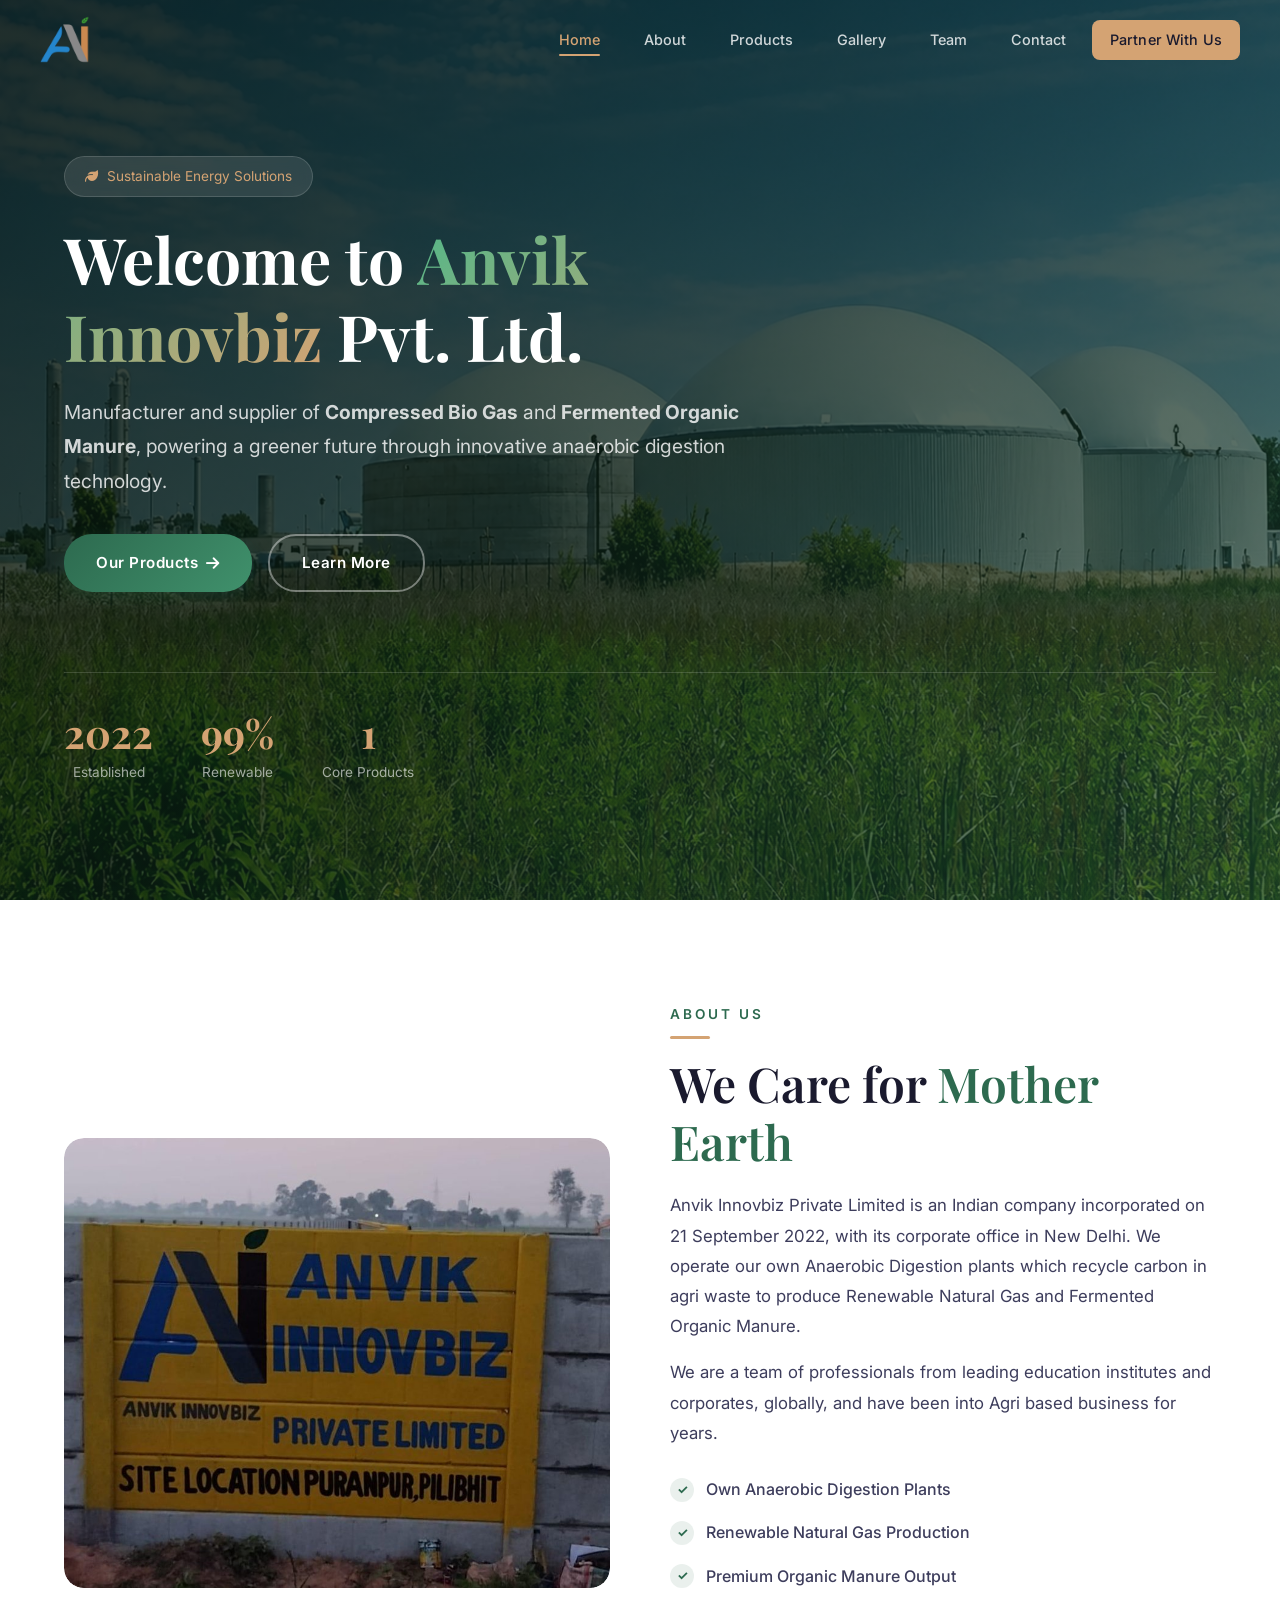
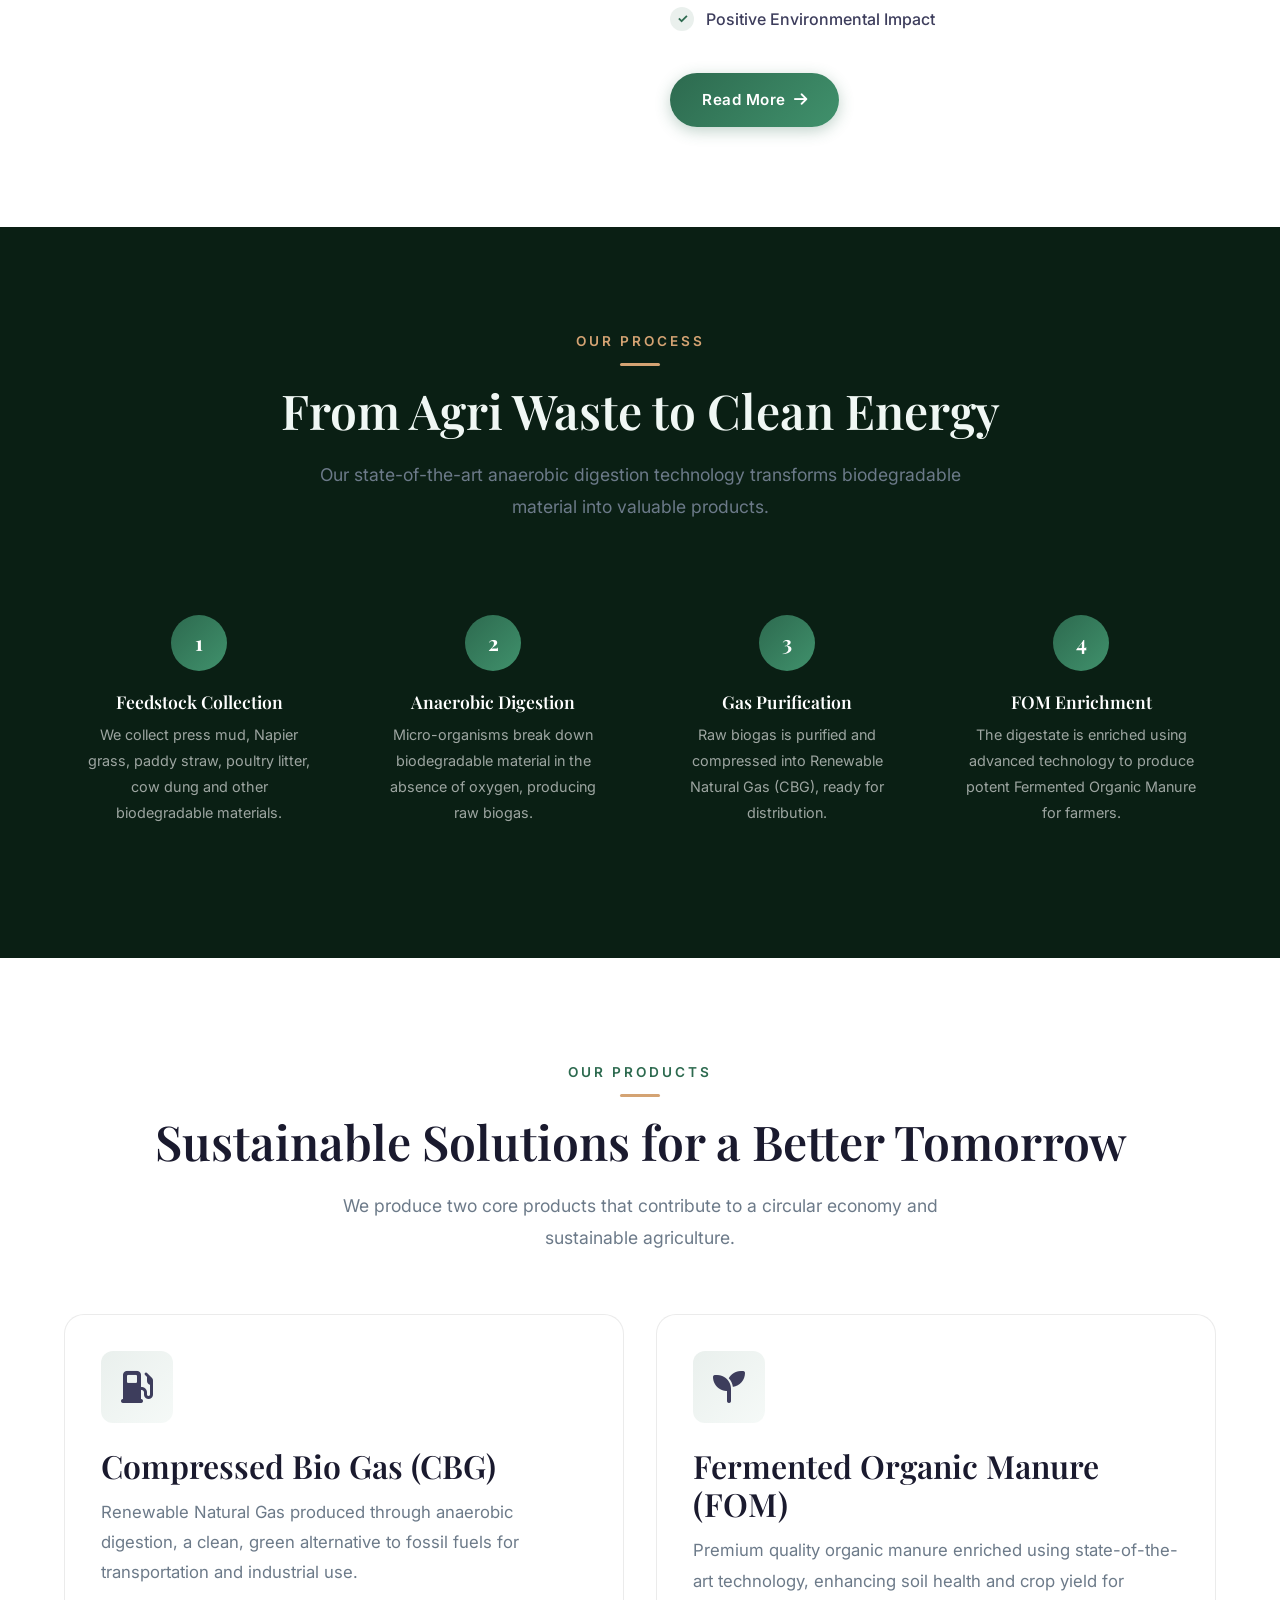
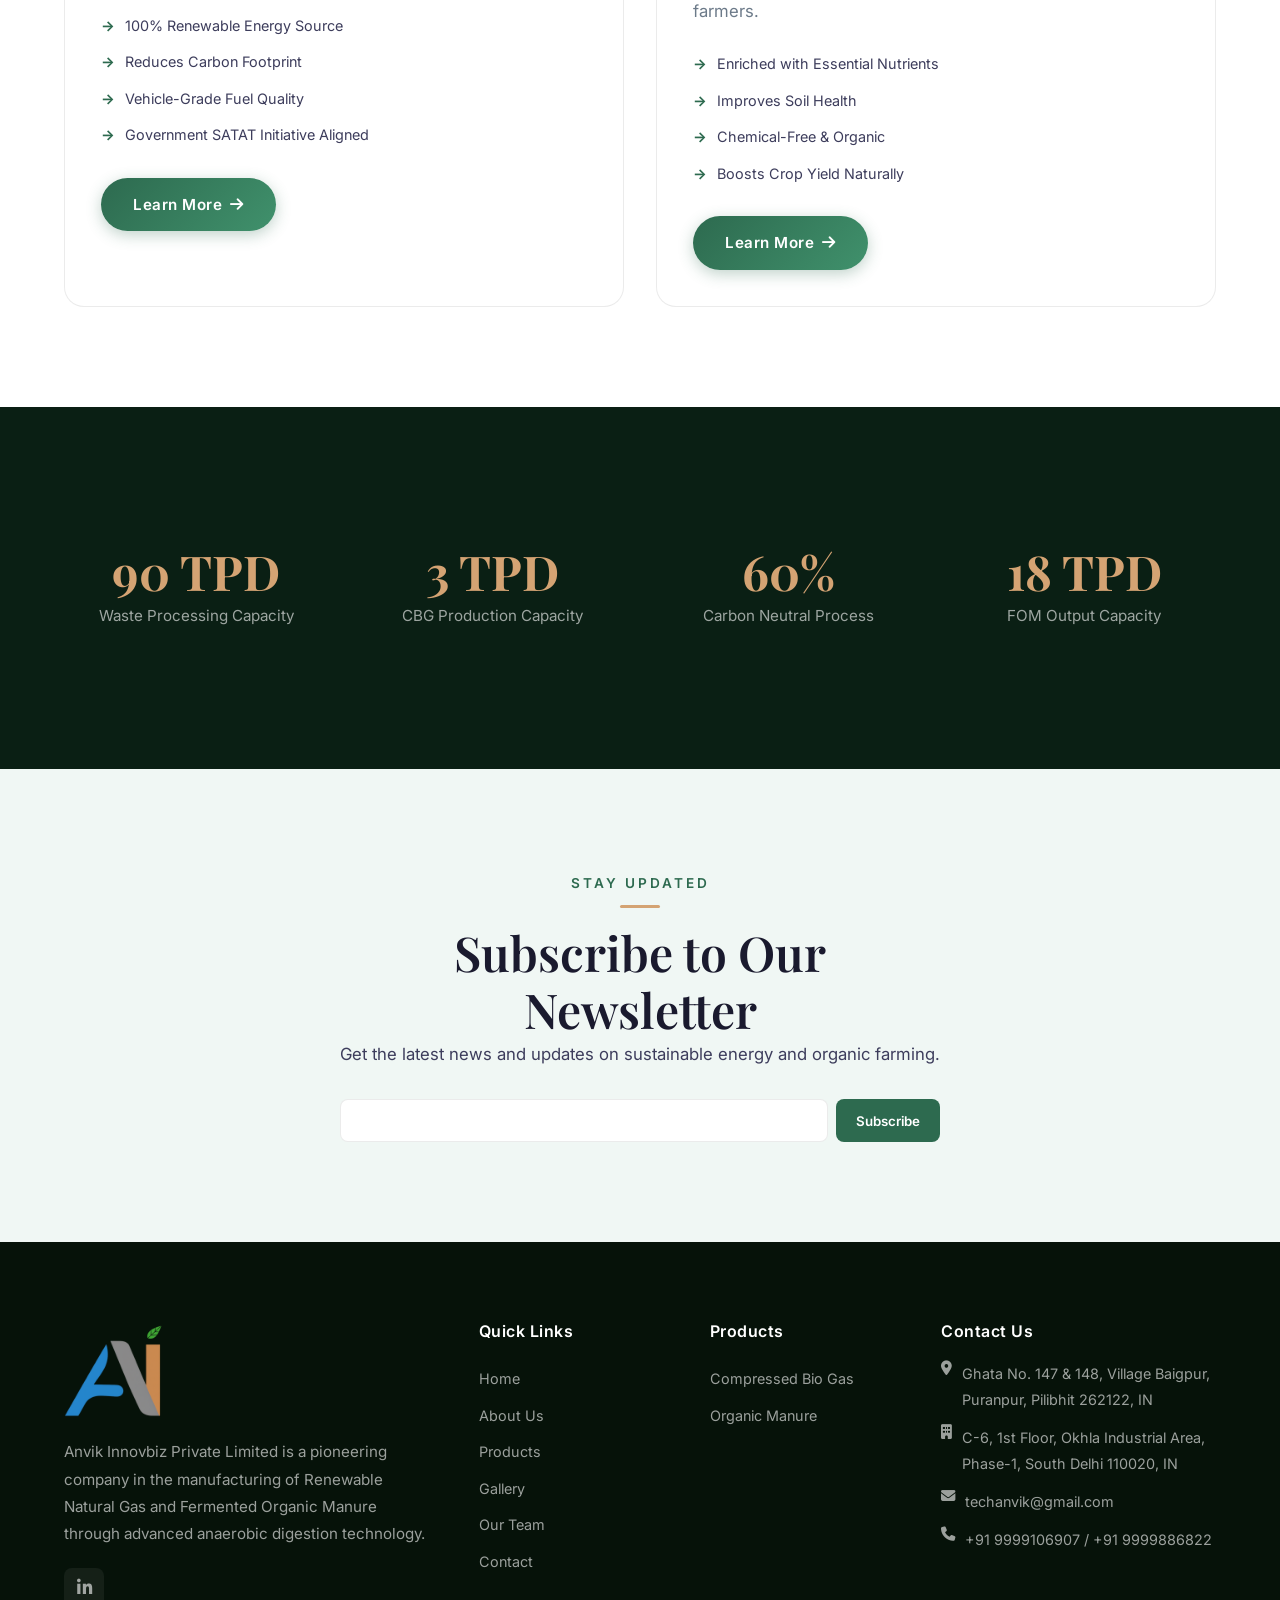
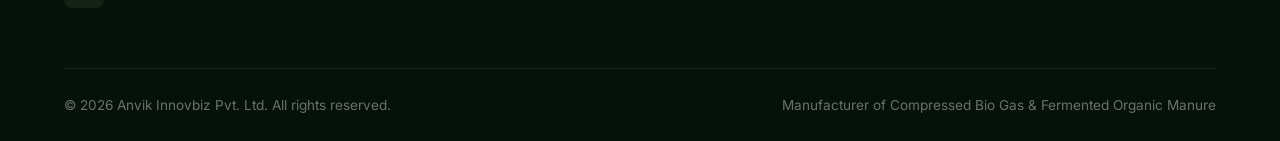
<file: index.html>
<!DOCTYPE html>
<html lang="en">

<head>
  <meta charset="UTF-8">
  <meta name="viewport" content="width=device-width, initial-scale=1.0">
  <title>Anvik Innovbiz Pvt. Ltd. | Compressed Bio Gas &amp; Organic Manure</title>
  <meta name="description"
    content="Anvik Innovbiz is a leading manufacturer and supplier of Compressed Bio Gas (CBG) and Fermented Organic Manure (FOM) through anaerobic digestion technology in India.">
  <link rel="canonical" href="https://anvik.in/">
  <!-- Open Graph -->
  <meta property="og:type" content="website">
  <meta property="og:url" content="https://anvik.in/">
  <meta property="og:site_name" content="Anvik Innovbiz">
  <meta property="og:locale" content="en_IN">
  <meta property="og:title" content="Anvik Innovbiz Pvt. Ltd. | Compressed Bio Gas &amp; Organic Manure">
  <meta property="og:description"
    content="Manufacturer and supplier of Compressed Bio Gas (CBG) and Fermented Organic Manure (FOM) through anaerobic digestion of agricultural waste. SATAT-aligned, based in India.">
  <meta property="og:image" content="https://anvik.in/assets/images/biogas-plant.jpg">
  <meta property="og:image:width" content="1200">
  <meta property="og:image:height" content="630">
  <meta property="og:image:alt" content="Anvik Innovbiz Compressed Bio Gas and Organic Manure Plant">
  <!-- Twitter Card -->
  <meta name="twitter:card" content="summary_large_image">
  <meta name="twitter:title" content="Anvik Innovbiz Pvt. Ltd. | Compressed Bio Gas &amp; Organic Manure">
  <meta name="twitter:description"
    content="Manufacturer and supplier of Compressed Bio Gas (CBG) and Fermented Organic Manure (FOM) through anaerobic digestion of agricultural waste. SATAT-aligned, based in India.">
  <meta name="twitter:image" content="https://anvik.in/assets/images/biogas-plant.jpg">
  <meta name="twitter:image:alt" content="Anvik Innovbiz Compressed Bio Gas and Organic Manure Plant">
  <!-- JSON-LD Structured Data -->
  <script type="application/ld+json">
  {
    "@context": "https://schema.org",
    "@graph": [
      {
        "@type": "Organization",
        "@id": "https://anvik.in/#organization",
        "name": "Anvik Innovbiz Private Limited",
        "alternateName": "Anvik Innovbiz",
        "url": "https://anvik.in/",
        "logo": {
          "@type": "ImageObject",
          "url": "https://anvik.in/assets/images/logo-noText.png"
        },
        "description": "Manufacturer and supplier of Compressed Bio Gas (CBG) and Fermented Organic Manure (FOM) through anaerobic digestion of agricultural waste. SATAT-aligned. Incorporated 21 September 2022.",
        "foundingDate": "2022-09-21",
        "contactPoint": [
          {
            "@type": "ContactPoint",
            "telephone": "+91-9999106907",
            "contactType": "sales",
            "areaServed": "IN",
            "availableLanguage": ["English", "Hindi"]
          },
          {
            "@type": "ContactPoint",
            "telephone": "+91-9999886822",
            "contactType": "customer service",
            "areaServed": "IN",
            "availableLanguage": ["English", "Hindi"]
          }
        ],
        "address": [
          {
            "@type": "PostalAddress",
            "streetAddress": "C-6, 1st Floor, Okhla Industrial Area, Phase-1",
            "addressLocality": "New Delhi",
            "addressRegion": "Delhi",
            "postalCode": "110020",
            "addressCountry": "IN",
            "name": "Corporate Office"
          },
          {
            "@type": "PostalAddress",
            "streetAddress": "Ghata No. 147 & 148, Village Baigpur, Puranpur",
            "addressLocality": "Pilibhit",
            "addressRegion": "Uttar Pradesh",
            "postalCode": "262122",
            "addressCountry": "IN",
            "name": "Manufacturing Facility"
          }
        ],
        "email": "techanvik@gmail.com",
        "sameAs": [
          "https://www.linkedin.com/company/anvik-innovbiz-private-limited/"
        ],
        "member": [
          { "@id": "https://anvik.in/directors/director-ankush-goel.html#person" },
          { "@id": "https://anvik.in/directors/director-sumit-agarwal.html#person" },
          { "@id": "https://anvik.in/directors/director-vivek-khaitan.html#person" }
        ]
      },
      {
        "@type": "WebSite",
        "@id": "https://anvik.in/#website",
        "url": "https://anvik.in/",
        "name": "Anvik Innovbiz",
        "publisher": { "@id": "https://anvik.in/#organization" }
      },
      {
        "@type": "WebPage",
        "@id": "https://anvik.in/#webpage",
        "url": "https://anvik.in/",
        "name": "Anvik Innovbiz Pvt. Ltd. | Compressed Bio Gas & Organic Manure",
        "isPartOf": { "@id": "https://anvik.in/#website" },
        "about": { "@id": "https://anvik.in/#organization" },
        "description": "Anvik Innovbiz is a leading manufacturer and supplier of Compressed Bio Gas (CBG) and Fermented Organic Manure (FOM) through anaerobic digestion technology in India."
      }
    ]
  }
  </script>
  <link rel="stylesheet" href="styles.css">
  <link rel="stylesheet" href="https://cdnjs.cloudflare.com/ajax/libs/font-awesome/6.5.1/css/all.min.css">
  <link rel="icon" href="assets/images/logo-noText.png" type="image/png">
</head>

<body>

  <!-- ========== NAVBAR ========== -->
  <nav class="navbar" id="navbar">
    <div class="nav-container">
      <a href="index.html" class="nav-logo">
        <img src="assets/images/logo-noText.png" alt="Anvik Innovbiz Logo">
        <!-- <span>ANVIK</span> -->
      </a>
      <div class="nav-links" id="nav-links">
        <a href="index.html" class="active">Home</a>
        <a href="about.html">About</a>
        <a href="products.html">Products</a>
        <a href="gallery.html">Gallery</a>
        <a href="team.html">Team</a>
        <a href="contact.html">Contact</a>
        <a href="contact.html" class="nav-cta">Partner With Us</a>
      </div>
      <button class="nav-toggle" id="nav-toggle" aria-label="Toggle navigation">
        <span></span><span></span><span></span>
      </button>
    </div>
  </nav>

  <!-- ========== HERO ========== -->
  <section class="hero" id="hero">
    <div class="hero-bg">
      <img src="assets/images/biogas-plant.png" alt="Anaerobic Digestion Bio Gas Plant">
      <div class="hero-overlay"></div>
    </div>
    <div class="hero-particles" id="hero-particles"></div>
    <div class="container">
      <div class="hero-content">
        <div class="hero-badge">
          <i class="fas fa-leaf"></i> Sustainable Energy Solutions
        </div>
        <h1>Welcome to <span class="highlight">Anvik Innovbiz</span> Pvt. Ltd.</h1>
        <p>Manufacturer and supplier of <strong>Compressed Bio Gas</strong> and <strong>Fermented Organic
            Manure</strong>, powering a greener future through innovative anaerobic digestion technology.</p>
        <div class="hero-buttons">
          <a href="products.html" class="btn btn-primary">Our Products <i class="fas fa-arrow-right"></i></a>
          <a href="about.html" class="btn btn-outline">Learn More</a>
        </div>
      </div>
      <div class="hero-stats">
        <div class="hero-stat">
          <div class="stat-number" data-count="2022" data-count-from="current" data-suffix="">2022</div>
          <div class="stat-label">Established</div>
        </div>
        <div class="hero-stat">
          <div class="stat-number" data-count="100" data-suffix="%">100%</div>
          <div class="stat-label">Renewable</div>
        </div>
        <div class="hero-stat">
          <div class="stat-number" data-count="2" data-suffix="">2</div>
          <div class="stat-label">Core Products</div>
        </div>
      </div>
    </div>
  </section>

  <!-- ========== ABOUT PREVIEW ========== -->
  <section class="section" id="about-preview">
    <div class="container">
      <div class="about-grid">
        <div class="about-image reveal-left">
          <img src="assets/images/gallery/site-2.jpg" alt="Anvik Plant Construction">
        </div>
        <div class="about-text reveal-right">
          <div class="section-label">About Us</div>
          <h2>We Care for <span class="text-primary">Mother Earth</span></h2>
          <p>Anvik Innovbiz Private Limited is an Indian company incorporated on 21 September 2022, with its corporate
            office
            in New Delhi. We operate our own Anaerobic Digestion plants which recycle carbon in agri waste to produce
            Renewable Natural Gas and Fermented Organic Manure.</p>
          <p>We are a team of professionals from leading education institutes and corporates, globally, and have been
            into Agri based business for years.</p>
          <ul>
            <li>Own Anaerobic Digestion Plants</li>
            <li>Renewable Natural Gas Production</li>
            <li>Premium Organic Manure Output</li>
            <li>Positive Environmental Impact</li>
          </ul>
          <a href="about.html" class="btn btn-primary">Read More <i class="fas fa-arrow-right"></i></a>
        </div>
      </div>
    </div>
  </section>

  <!-- ========== PROCESS ========== -->
  <section class="section section-dark" id="process">
    <div class="container">
      <div class="section-header reveal">
        <div class="section-label" style="color: var(--accent);">Our Process</div>
        <h2>From Agri Waste to Clean Energy</h2>
        <p>Our state-of-the-art anaerobic digestion technology transforms biodegradable material into valuable products.
        </p>
      </div>
      <div class="process-steps">
        <div class="process-step reveal">
          <div class="step-number">1</div>
          <h4 style="color: var(--text-white);">Feedstock Collection</h4>
          <p style="color: rgba(255,255,255,0.6);">We collect press mud, Napier grass, paddy straw, poultry litter, cow
            dung and other biodegradable materials.</p>
        </div>
        <div class="process-step reveal">
          <div class="step-number">2</div>
          <h4 style="color: var(--text-white);">Anaerobic Digestion</h4>
          <p style="color: rgba(255,255,255,0.6);">Micro-organisms break down biodegradable material in the absence of
            oxygen, producing raw biogas.</p>
        </div>
        <div class="process-step reveal">
          <div class="step-number">3</div>
          <h4 style="color: var(--text-white);">Gas Purification</h4>
          <p style="color: rgba(255,255,255,0.6);">Raw biogas is purified and compressed into Renewable Natural Gas
            (CBG), ready for distribution.</p>
        </div>
        <div class="process-step reveal">
          <div class="step-number">4</div>
          <h4 style="color: var(--text-white);">FOM Enrichment</h4>
          <p style="color: rgba(255,255,255,0.6);">The digestate is enriched using advanced technology to produce potent
            Fermented Organic Manure for farmers.</p>
        </div>
      </div>
    </div>
  </section>

  <!-- ========== PRODUCTS PREVIEW ========== -->
  <section class="section" id="products-preview">
    <div class="container">
      <div class="section-header reveal">
        <div class="section-label">Our Products</div>
        <h2>Sustainable Solutions for a Better Tomorrow</h2>
        <p>We produce two core products that contribute to a circular economy and sustainable agriculture.</p>
      </div>
      <div class="grid-2">
        <div class="product-card reveal">
          <div class="card-body">
            <div class="product-icon"><i class="fas fa-gas-pump"></i></div>
            <h3>Compressed Bio Gas (CBG)</h3>
            <p>Renewable Natural Gas produced through anaerobic digestion, a clean, green alternative to fossil fuels
              for transportation and industrial use.</p>
            <ul class="product-features">
              <li>100% Renewable Energy Source</li>
              <li>Reduces Carbon Footprint</li>
              <li>Vehicle-Grade Fuel Quality</li>
              <li>Government SATAT Initiative Aligned</li>
            </ul>
            <a href="products.html" class="btn btn-primary">Learn More <i class="fas fa-arrow-right"></i></a>
          </div>
        </div>
        <div class="product-card reveal">
          <div class="card-body">
            <div class="product-icon"><i class="fas fa-seedling"></i></div>
            <h3>Fermented Organic Manure (FOM)</h3>
            <p>Premium quality organic manure enriched using state-of-the-art technology, enhancing soil health and
              crop yield for farmers.</p>
            <ul class="product-features">
              <li>Enriched with Essential Nutrients</li>
              <li>Improves Soil Health</li>
              <li>Chemical-Free & Organic</li>
              <li>Boosts Crop Yield Naturally</li>
            </ul>
            <a href="products.html" class="btn btn-primary">Learn More <i class="fas fa-arrow-right"></i></a>
          </div>
        </div>
      </div>
    </div>
  </section>

  <!-- ========== STATS ========== -->
  <section class="section section-dark" id="stats">
    <div class="container">
      <div class="stats-row">
        <div class="stat-item reveal">
          <div class="stat-number" data-count="150" data-suffix=" TPD">0 TPD</div>
          <div class="stat-label">Waste Processing Capacity</div>
        </div>
        <div class="stat-item reveal">
          <div class="stat-number" data-count="6" data-suffix=" TPD">0 TPD</div>
          <div class="stat-label">CBG Production Capacity</div>
        </div>
        <div class="stat-item reveal">
          <div class="stat-number" data-count="100" data-suffix="%">0%</div>
          <div class="stat-label">Carbon Neutral Process</div>
        </div>
        <div class="stat-item reveal">
          <div class="stat-number" data-count="30" data-suffix=" TPD">0 TPD</div>
          <div class="stat-label">FOM Output Capacity</div>
        </div>
      </div>
    </div>
  </section>

  <!-- ========== NEWSLETTER ========== -->
  <section class="section section-alt" id="newsletter">
    <div class="container">
      <div style="max-width: 600px; margin: 0 auto; text-align: center;">
        <div class="section-label">Stay Updated</div>
        <h2>Subscribe to Our Newsletter</h2>
        <p style="margin-bottom: 30px;">Get the latest news and updates on sustainable energy and organic farming.</p>
        <form class="newsletter-form" style="justify-content: center;"
          onsubmit="event.preventDefault(); alert('Thank you for subscribing!');">
          <input type="email" placeholder="Enter your email address" required
            style="background: var(--bg-white); border-color: var(--border-dark); color: var(--text-dark);">
          <button type="submit">Subscribe</button>
        </form>
      </div>
    </div>
  </section>

  <!-- ========== FOOTER ========== -->
  <footer class="footer" id="footer">
    <div class="container">
      <div class="footer-grid">
        <div class="footer-brand">
          <img src="assets/images/logo-noText.png" alt="Anvik Innovbiz Logo">
          <p>Anvik Innovbiz Private Limited is a pioneering company in the manufacturing of Renewable Natural Gas and
            Fermented Organic Manure through advanced anaerobic digestion technology.</p>
          <div class="footer-social" style="margin-top: 20px;">
            <a href="https://www.linkedin.com/company/anvik-innovbiz-private-limited/" target="_blank"
              aria-label="LinkedIn"><i class="fab fa-linkedin-in"></i></a>
          </div>
        </div>
        <div>
          <h4>Quick Links</h4>
          <div class="footer-links">
            <a href="index.html">Home</a>
            <a href="about.html">About Us</a>
            <a href="products.html">Products</a>
            <a href="gallery.html">Gallery</a>
            <a href="team.html">Our Team</a>
            <a href="contact.html">Contact</a>
          </div>
        </div>
        <div>
          <h4>Products</h4>
          <div class="footer-links">
            <a href="products.html">Compressed Bio Gas</a>
            <a href="products.html">Organic Manure</a>
          </div>
        </div>
        <div>
          <h4>Contact Us</h4>
          <div class="footer-contact">
            <p><i class="fas fa-map-marker-alt"></i> Ghata No. 147 & 148, Village Baigpur, Puranpur, Pilibhit 262122, IN
            </p>
            <p><i class="fas fa-building"></i> C-6, 1st Floor, Okhla Industrial Area, Phase-1, South Delhi 110020, IN
            </p>
            <p><i class="fas fa-envelope"></i> techanvik@gmail.com</p>
            <p><i class="fas fa-phone"></i> +91 9999106907 / +91 9999886822</p>
          </div>
        </div>
      </div>
      <div class="footer-bottom">
        <p>&copy; 2026 Anvik Innovbiz Pvt. Ltd. All rights reserved.</p>
        <p>Manufacturer of Compressed Bio Gas & Fermented Organic Manure</p>
      </div>
    </div>
  </footer>

  <script src="main.js"></script>
</body>

</html>
</file>
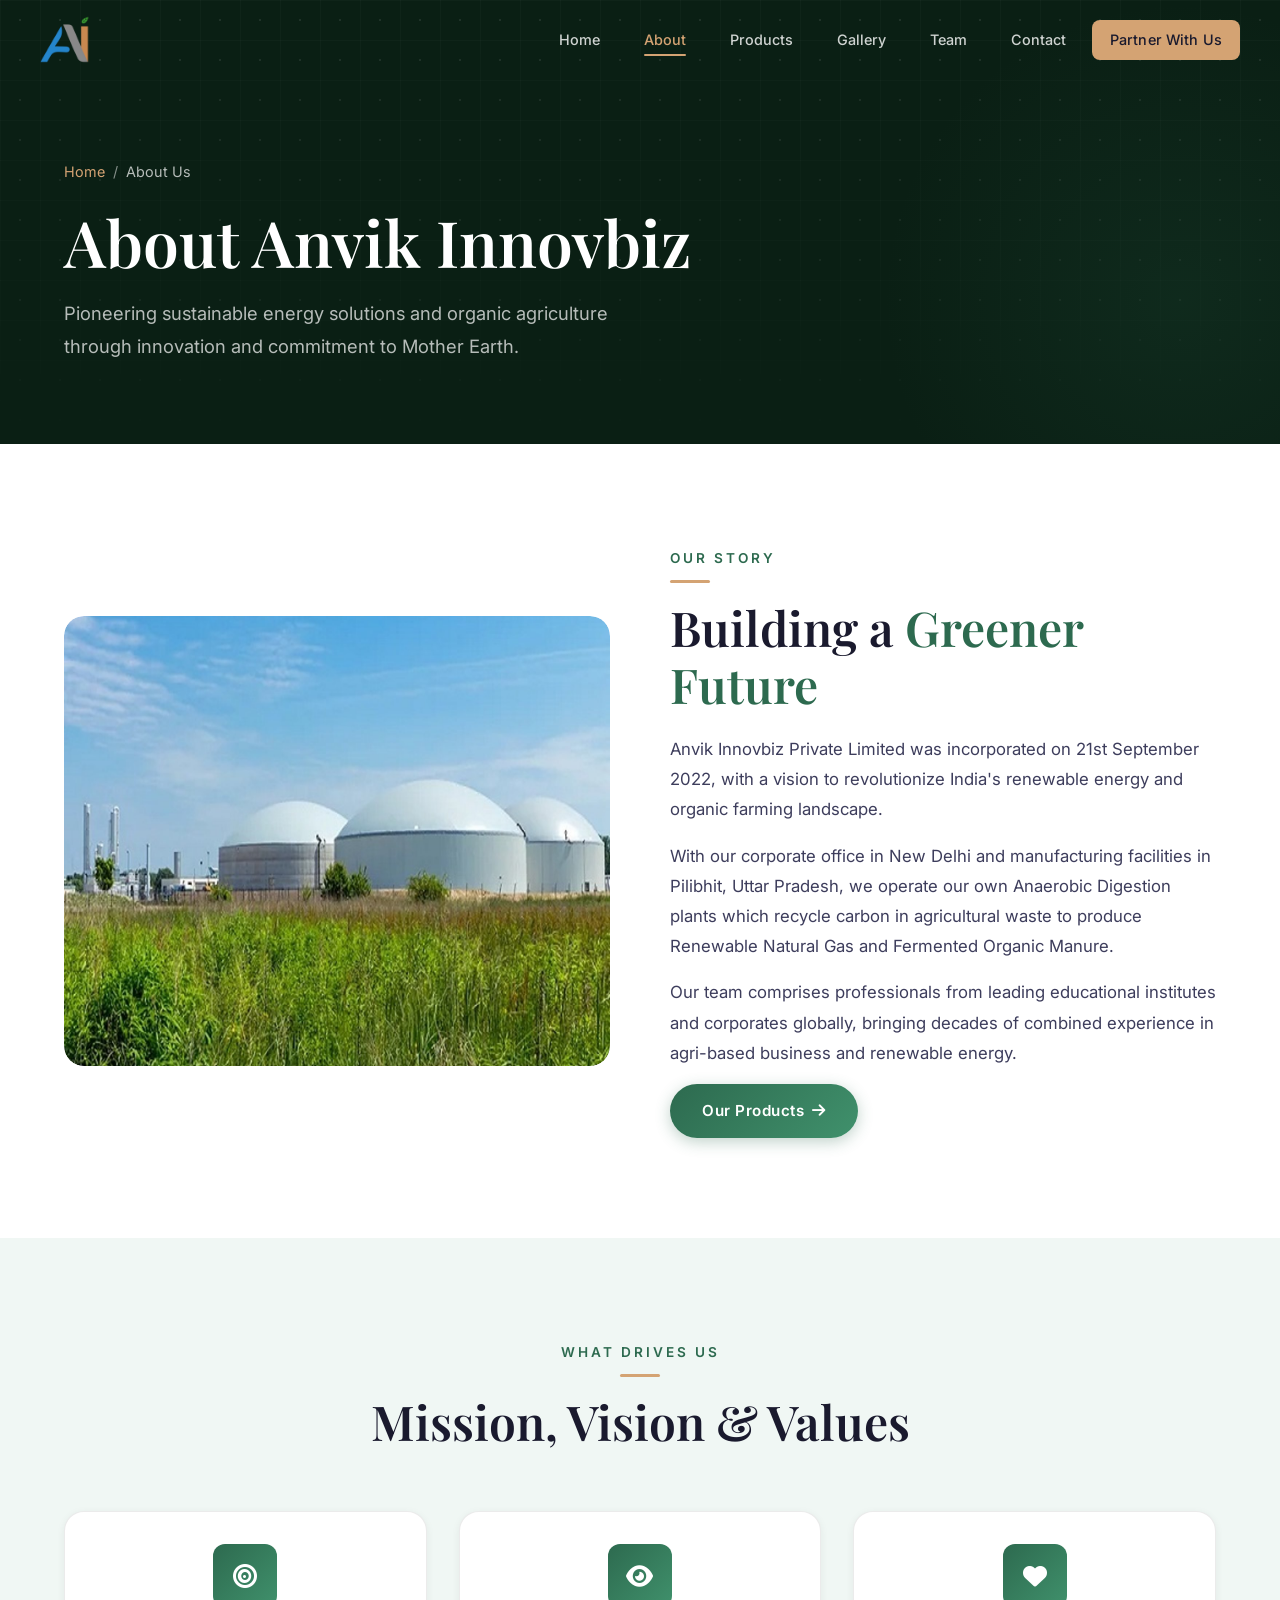
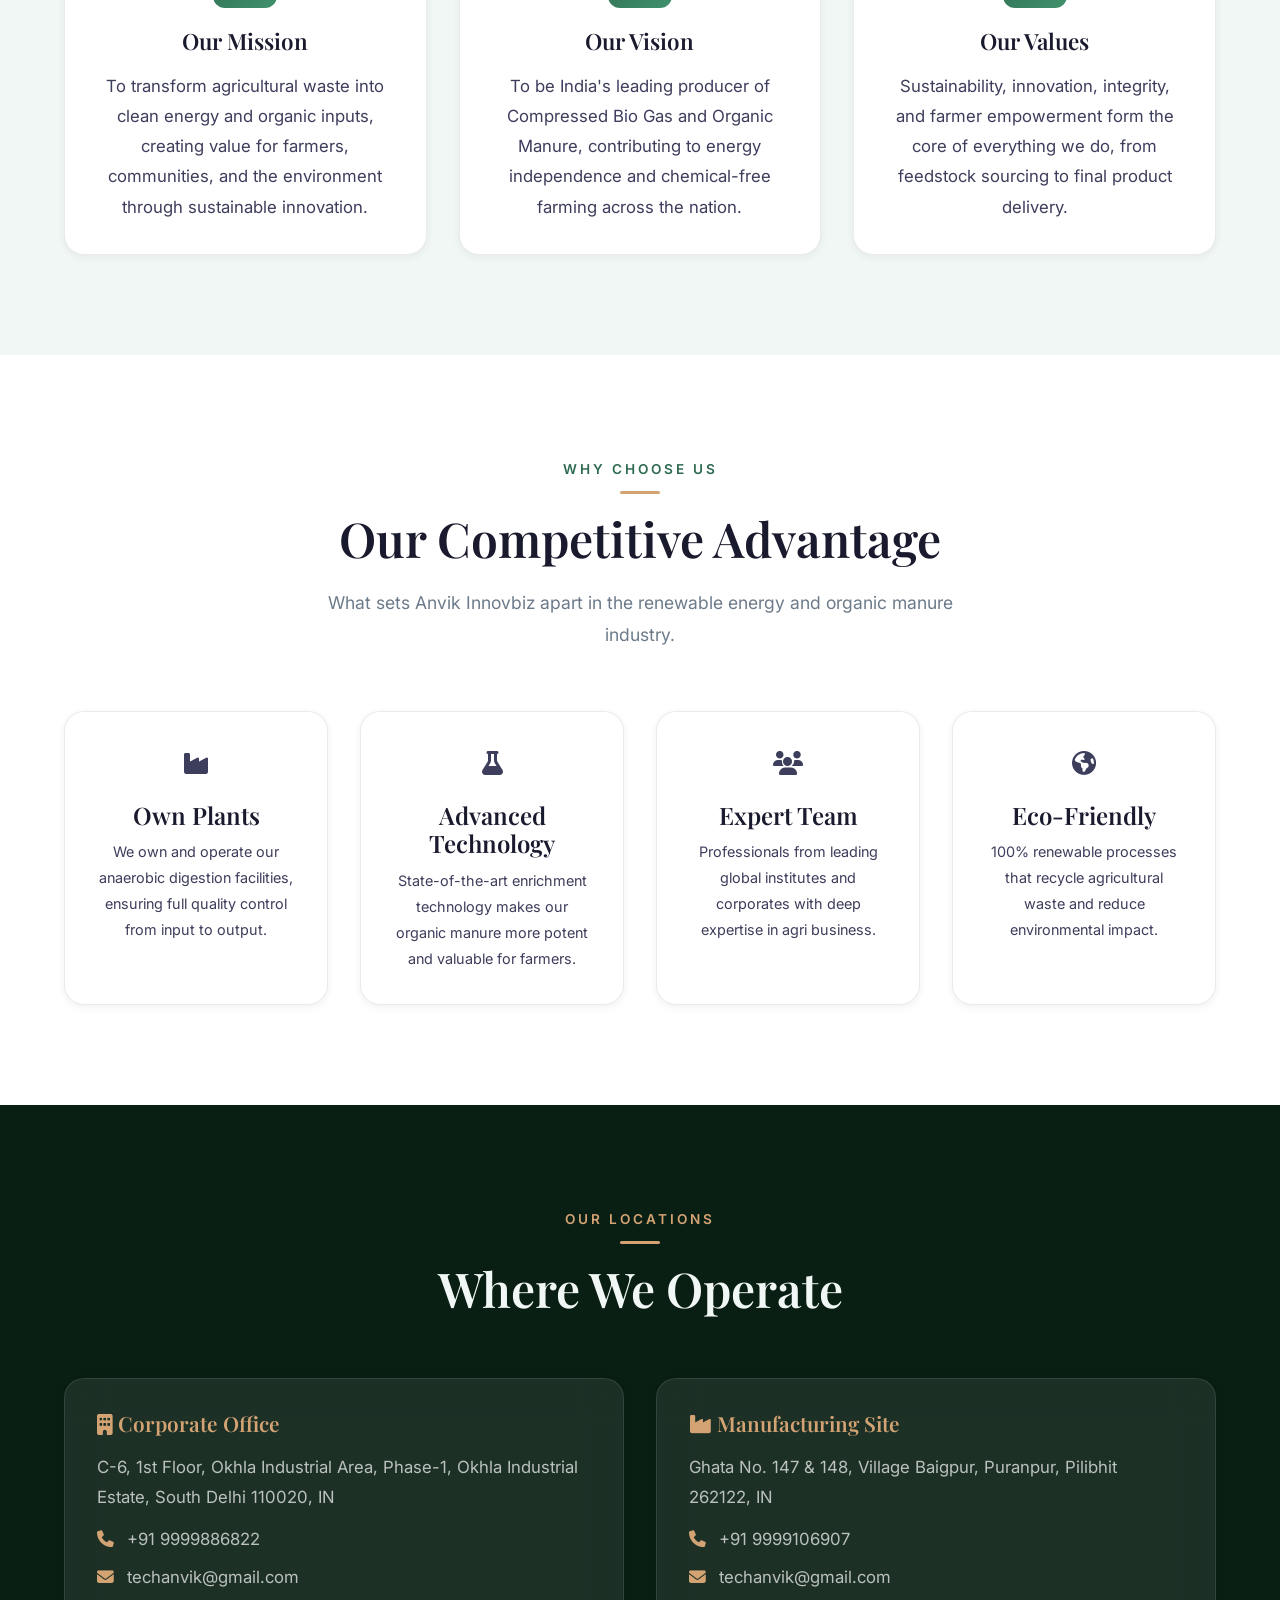
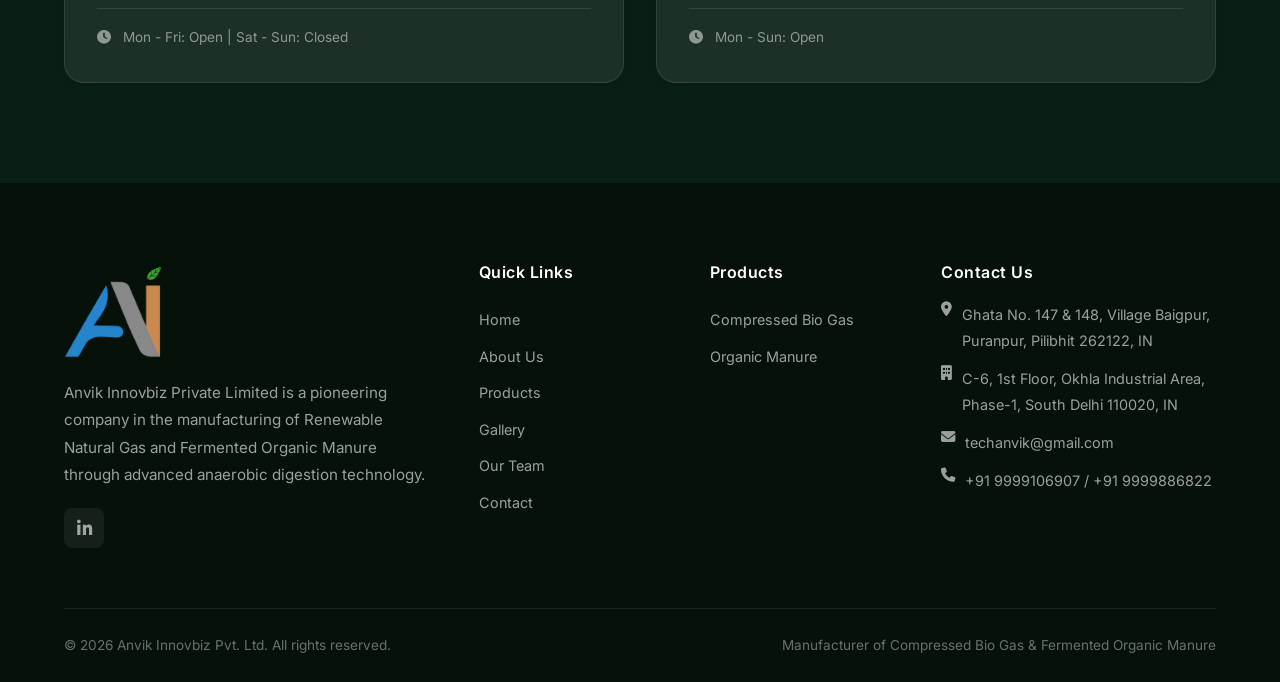
<file: about.html>
<!DOCTYPE html>
<html lang="en">

<head>
    <meta charset="UTF-8">
    <meta name="viewport" content="width=device-width, initial-scale=1.0">
    <title>About Us - Anvik Innovbiz Pvt. Ltd.</title>
    <meta name="description"
        content="Learn about Anvik Innovbiz — a pioneering company in renewable energy and organic manure manufacturing through anaerobic digestion technology, incorporated in 2022.">
    <link rel="canonical" href="https://anvik.in/about.html">
    <!-- Open Graph -->
    <meta property="og:type" content="website">
    <meta property="og:url" content="https://anvik.in/about.html">
    <meta property="og:site_name" content="Anvik Innovbiz">
    <meta property="og:locale" content="en_IN">
    <meta property="og:title" content="About Us - Anvik Innovbiz Pvt. Ltd.">
    <meta property="og:description"
        content="Anvik Innovbiz Private Limited: incorporated 21 September 2022, headquartered in New Delhi, manufacturing facility in Pilibhit. Producing CBG and FOM through anaerobic digestion.">
    <meta property="og:image" content="https://anvik.in/assets/images/biogas-plant.jpg">
    <meta property="og:image:alt" content="Anvik Innovbiz anaerobic digestion plant, Pilibhit">
    <!-- Twitter Card -->
    <meta name="twitter:card" content="summary_large_image">
    <meta name="twitter:title" content="About Us - Anvik Innovbiz Pvt. Ltd.">
    <meta name="twitter:description"
        content="Anvik Innovbiz Private Limited: incorporated 21 September 2022, headquartered in New Delhi, manufacturing facility in Pilibhit. Producing CBG and FOM through anaerobic digestion.">
    <meta name="twitter:image" content="https://anvik.in/assets/images/biogas-plant.jpg">
    <!-- JSON-LD -->
    <script type="application/ld+json">
    {
      "@context": "https://schema.org",
      "@type": "WebPage",
      "@id": "https://anvik.in/about.html#webpage",
      "url": "https://anvik.in/about.html",
      "name": "About Us - Anvik Innovbiz Pvt. Ltd.",
      "description": "Learn about Anvik Innovbiz — a pioneering company in renewable energy and organic manure manufacturing through anaerobic digestion technology, incorporated in 2022.",
      "isPartOf": { "@id": "https://anvik.in/#website" },
      "about": { "@id": "https://anvik.in/#organization" }
    }
    </script>
    <link rel="stylesheet" href="styles.css">
    <link rel="stylesheet" href="https://cdnjs.cloudflare.com/ajax/libs/font-awesome/6.5.1/css/all.min.css">
    <link rel="icon" href="assets/images/logo-noText.png" type="image/png">
</head>

<body>

    <!-- NAVBAR -->
    <nav class="navbar" id="navbar">
        <div class="nav-container">
            <a href="index.html" class="nav-logo">
                <img src="assets/images/logo-noText.png" alt="Anvik Innovbiz Logo">
                <!-- <span>Anvik</span> -->
            </a>
            <div class="nav-links" id="nav-links">
                <a href="index.html">Home</a>
                <a href="about.html" class="active">About</a>
                <a href="products.html">Products</a>
                <a href="gallery.html">Gallery</a>
                <a href="team.html">Team</a>
                <a href="contact.html">Contact</a>
                <a href="contact.html" class="nav-cta">Partner With Us</a>
            </div>
            <button class="nav-toggle" id="nav-toggle" aria-label="Toggle navigation">
                <span></span><span></span><span></span>
            </button>
        </div>
    </nav>

    <!-- PAGE HERO -->
    <section class="page-hero">
        <div class="container">
            <div class="breadcrumb">
                <a href="index.html">Home</a>
                <span>/</span>
                <span style="color: rgba(255,255,255,0.7);">About Us</span>
            </div>
            <h1>About Anvik Innovbiz</h1>
            <p>Pioneering sustainable energy solutions and organic agriculture through innovation and commitment to
                Mother Earth.</p>
        </div>
    </section>

    <!-- OUR STORY -->
    <section class="section">
        <div class="container">
            <div class="about-grid">
                <div class="about-image reveal-left">
                    <img src="assets/images/biogas-plant.jpg" alt="Biogas Plant Facility">
                </div>
                <div class="about-text reveal-right">
                    <div class="section-label">Our Story</div>
                    <h2>Building a <span class="text-primary">Greener Future</span></h2>
                    <p>Anvik Innovbiz Private Limited was incorporated on 21st September 2022, with a vision to
                        revolutionize India's renewable energy and organic farming landscape.</p>
                    <p>With our corporate office in New Delhi and manufacturing facilities in Pilibhit, Uttar Pradesh,
                        we operate our own Anaerobic Digestion plants which recycle carbon in agricultural waste to
                        produce Renewable Natural Gas and Fermented Organic Manure.</p>
                    <p>Our team comprises professionals from leading educational institutes and corporates globally,
                        bringing decades of combined experience in agri-based business and renewable energy.</p>
                    <a href="products.html" class="btn btn-primary">Our Products <i class="fas fa-arrow-right"></i></a>
                </div>
            </div>
        </div>
    </section>

    <!-- MISSION / VISION / VALUES -->
    <section class="section section-alt">
        <div class="container">
            <div class="section-header reveal">
                <div class="section-label">What Drives Us</div>
                <h2>Mission, Vision & Values</h2>
            </div>
            <div class="grid-3">
                <div class="card reveal">
                    <div class="card-body" style="text-align: center;">
                        <div class="icon-box" style="margin: 0 auto 20px;">
                            <i class="fas fa-bullseye"></i>
                        </div>
                        <h3 style="font-size: 1.4rem; margin-bottom: 16px;">Our Mission</h3>
                        <p>To transform agricultural waste into clean energy and organic inputs, creating value for
                            farmers, communities, and the environment through sustainable innovation.</p>
                    </div>
                </div>
                <div class="card reveal">
                    <div class="card-body" style="text-align: center;">
                        <div class="icon-box" style="margin: 0 auto 20px;">
                            <i class="fas fa-eye"></i>
                        </div>
                        <h3 style="font-size: 1.4rem; margin-bottom: 16px;">Our Vision</h3>
                        <p>To be India's leading producer of Compressed Bio Gas and Organic Manure, contributing to
                            energy independence and chemical-free farming across the nation.</p>
                    </div>
                </div>
                <div class="card reveal">
                    <div class="card-body" style="text-align: center;">
                        <div class="icon-box" style="margin: 0 auto 20px;">
                            <i class="fas fa-heart"></i>
                        </div>
                        <h3 style="font-size: 1.4rem; margin-bottom: 16px;">Our Values</h3>
                        <p>Sustainability, innovation, integrity, and farmer empowerment form the core of everything we
                            do, from feedstock sourcing to final product delivery.</p>
                    </div>
                </div>
            </div>
        </div>
    </section>

    <!-- WHY CHOOSE US -->
    <section class="section">
        <div class="container">
            <div class="section-header reveal">
                <div class="section-label">Why Choose Us</div>
                <h2>Our Competitive Advantage</h2>
                <p>What sets Anvik Innovbiz apart in the renewable energy and organic manure industry.</p>
            </div>
            <div class="grid-4">
                <div class="card reveal">
                    <div class="card-body" style="text-align: center;">
                        <div class="product-icon" style="margin: 0 auto 16px; font-size: 1.5rem;"><i
                                class="fas fa-industry"></i></div>
                        <h4 style="margin-bottom: 10px;">Own Plants</h4>
                        <p style="font-size: 0.9rem;">We own and operate our anaerobic digestion facilities, ensuring
                            full quality control from input to output.</p>
                    </div>
                </div>
                <div class="card reveal">
                    <div class="card-body" style="text-align: center;">
                        <div class="product-icon" style="margin: 0 auto 16px; font-size: 1.5rem;"><i
                                class="fas fa-flask"></i></div>
                        <h4 style="margin-bottom: 10px;">Advanced Technology</h4>
                        <p style="font-size: 0.9rem;">State-of-the-art enrichment technology makes our organic manure
                            more potent and valuable for farmers.</p>
                    </div>
                </div>
                <div class="card reveal">
                    <div class="card-body" style="text-align: center;">
                        <div class="product-icon" style="margin: 0 auto 16px; font-size: 1.5rem;"><i
                                class="fas fa-users"></i></div>
                        <h4 style="margin-bottom: 10px;">Expert Team</h4>
                        <p style="font-size: 0.9rem;">Professionals from leading global institutes and corporates with
                            deep expertise in agri business.</p>
                    </div>
                </div>
                <div class="card reveal">
                    <div class="card-body" style="text-align: center;">
                        <div class="product-icon" style="margin: 0 auto 16px; font-size: 1.5rem;"><i
                                class="fas fa-globe-americas"></i></div>
                        <h4 style="margin-bottom: 10px;">Eco-Friendly</h4>
                        <p style="font-size: 0.9rem;">100% renewable processes that recycle agricultural waste and
                            reduce environmental impact.</p>
                    </div>
                </div>
            </div>
        </div>
    </section>

    <!-- LOCATIONS -->
    <section class="section section-dark">
        <div class="container">
            <div class="section-header reveal">
                <div class="section-label" style="color: var(--accent);">Our Locations</div>
                <h2>Where We Operate</h2>
            </div>
            <div class="grid-2">
                <div class="card card-glass reveal">
                    <div class="card-body">
                        <h3 style="color: var(--accent); font-size: 1.3rem; margin-bottom: 16px;"><i
                                class="fas fa-building"></i> Corporate Office</h3>
                        <p style="color: rgba(255,255,255,0.7); margin-bottom: 12px;">C-6, 1st Floor, Okhla Industrial
                            Area, Phase-1, Okhla Industrial Estate, South Delhi 110020, IN</p>
                        <p style="color: rgba(255,255,255,0.7); margin-bottom: 8px;"><i class="fas fa-phone"
                                style="color: var(--accent); margin-right: 8px;"></i> +91 9999886822</p>
                        <p style="color: rgba(255,255,255,0.7);"><i class="fas fa-envelope"
                                style="color: var(--accent); margin-right: 8px;"></i> techanvik@gmail.com</p>
                        <div style="margin-top: 16px; padding-top: 16px; border-top: 1px solid rgba(255,255,255,0.1);">
                            <p style="color: rgba(255,255,255,0.5); font-size: 0.85rem;"><i class="fas fa-clock"
                                    style="margin-right: 8px;"></i> Mon - Fri: Open | Sat - Sun: Closed</p>
                        </div>
                    </div>
                </div>
                <div class="card card-glass reveal">
                    <div class="card-body">
                        <h3 style="color: var(--accent); font-size: 1.3rem; margin-bottom: 16px;"><i
                                class="fas fa-industry"></i> Manufacturing Site</h3>
                        <p style="color: rgba(255,255,255,0.7); margin-bottom: 12px;">Ghata No. 147 & 148, Village
                            Baigpur, Puranpur, Pilibhit 262122, IN</p>
                        <p style="color: rgba(255,255,255,0.7); margin-bottom: 8px;"><i class="fas fa-phone"
                                style="color: var(--accent); margin-right: 8px;"></i> +91 9999106907</p>
                        <p style="color: rgba(255,255,255,0.7);"><i class="fas fa-envelope"
                                style="color: var(--accent); margin-right: 8px;"></i> techanvik@gmail.com</p>
                        <div style="margin-top: 16px; padding-top: 16px; border-top: 1px solid rgba(255,255,255,0.1);">
                            <p style="color: rgba(255,255,255,0.5); font-size: 0.85rem;"><i class="fas fa-clock"
                                    style="margin-right: 8px;"></i> Mon - Sun: Open</p>
                            <!-- style="margin-right: 8px;"></i> Mon - Fri: Open | Sat - Sun: Closed</p> -->
                        </div>
                    </div>
                </div>
            </div>
        </div>
    </section>

    <!-- FOOTER -->
    <footer class="footer">
        <div class="container">
            <div class="footer-grid">
                <div class="footer-brand">
                    <img src="assets/images/logo-noText.png" alt="Anvik Innovbiz Logo">
                    <p>Anvik Innovbiz Private Limited is a pioneering company in the manufacturing of Renewable Natural
                        Gas and Fermented Organic Manure through advanced anaerobic digestion technology.</p>
                    <div class="footer-social" style="margin-top: 20px;">
                        <a href="https://www.linkedin.com/company/anvik-innovbiz-private-limited/" target="_blank"
                            aria-label="LinkedIn"><i class="fab fa-linkedin-in"></i></a>
                    </div>
                </div>
                <div>
                    <h4>Quick Links</h4>
                    <div class="footer-links">
                        <a href="index.html">Home</a>
                        <a href="about.html">About Us</a>
                        <a href="products.html">Products</a>
                        <a href="gallery.html">Gallery</a>
                        <a href="team.html">Our Team</a>
                        <a href="contact.html">Contact</a>
                    </div>
                </div>
                <div>
                    <h4>Products</h4>
                    <div class="footer-links">
                        <a href="products.html">Compressed Bio Gas</a>
                        <a href="products.html">Organic Manure</a>
                    </div>
                </div>
                <div>
                    <h4>Contact Us</h4>
                    <div class="footer-contact">
                        <div class="footer-contact">
                            <p><i class="fas fa-map-marker-alt"></i> Ghata No. 147 & 148, Village Baigpur, Puranpur,
                                Pilibhit 262122, IN
                            </p>
                            <p><i class="fas fa-building"></i> C-6, 1st Floor, Okhla Industrial Area, Phase-1, South
                                Delhi 110020, IN
                            </p>
                            <p><i class="fas fa-envelope"></i> techanvik@gmail.com</p>
                            <p><i class="fas fa-phone"></i> +91 9999106907 / +91 9999886822</p>
                        </div>
                    </div>
                </div>
            </div>
            <div class="footer-bottom">
                <p>&copy; 2026 Anvik Innovbiz Pvt. Ltd. All rights reserved.</p>
                <p>Manufacturer of Compressed Bio Gas & Fermented Organic Manure</p>
            </div>
        </div>
    </footer>

    <script src="main.js"></script>
</body>

</html>
</file>
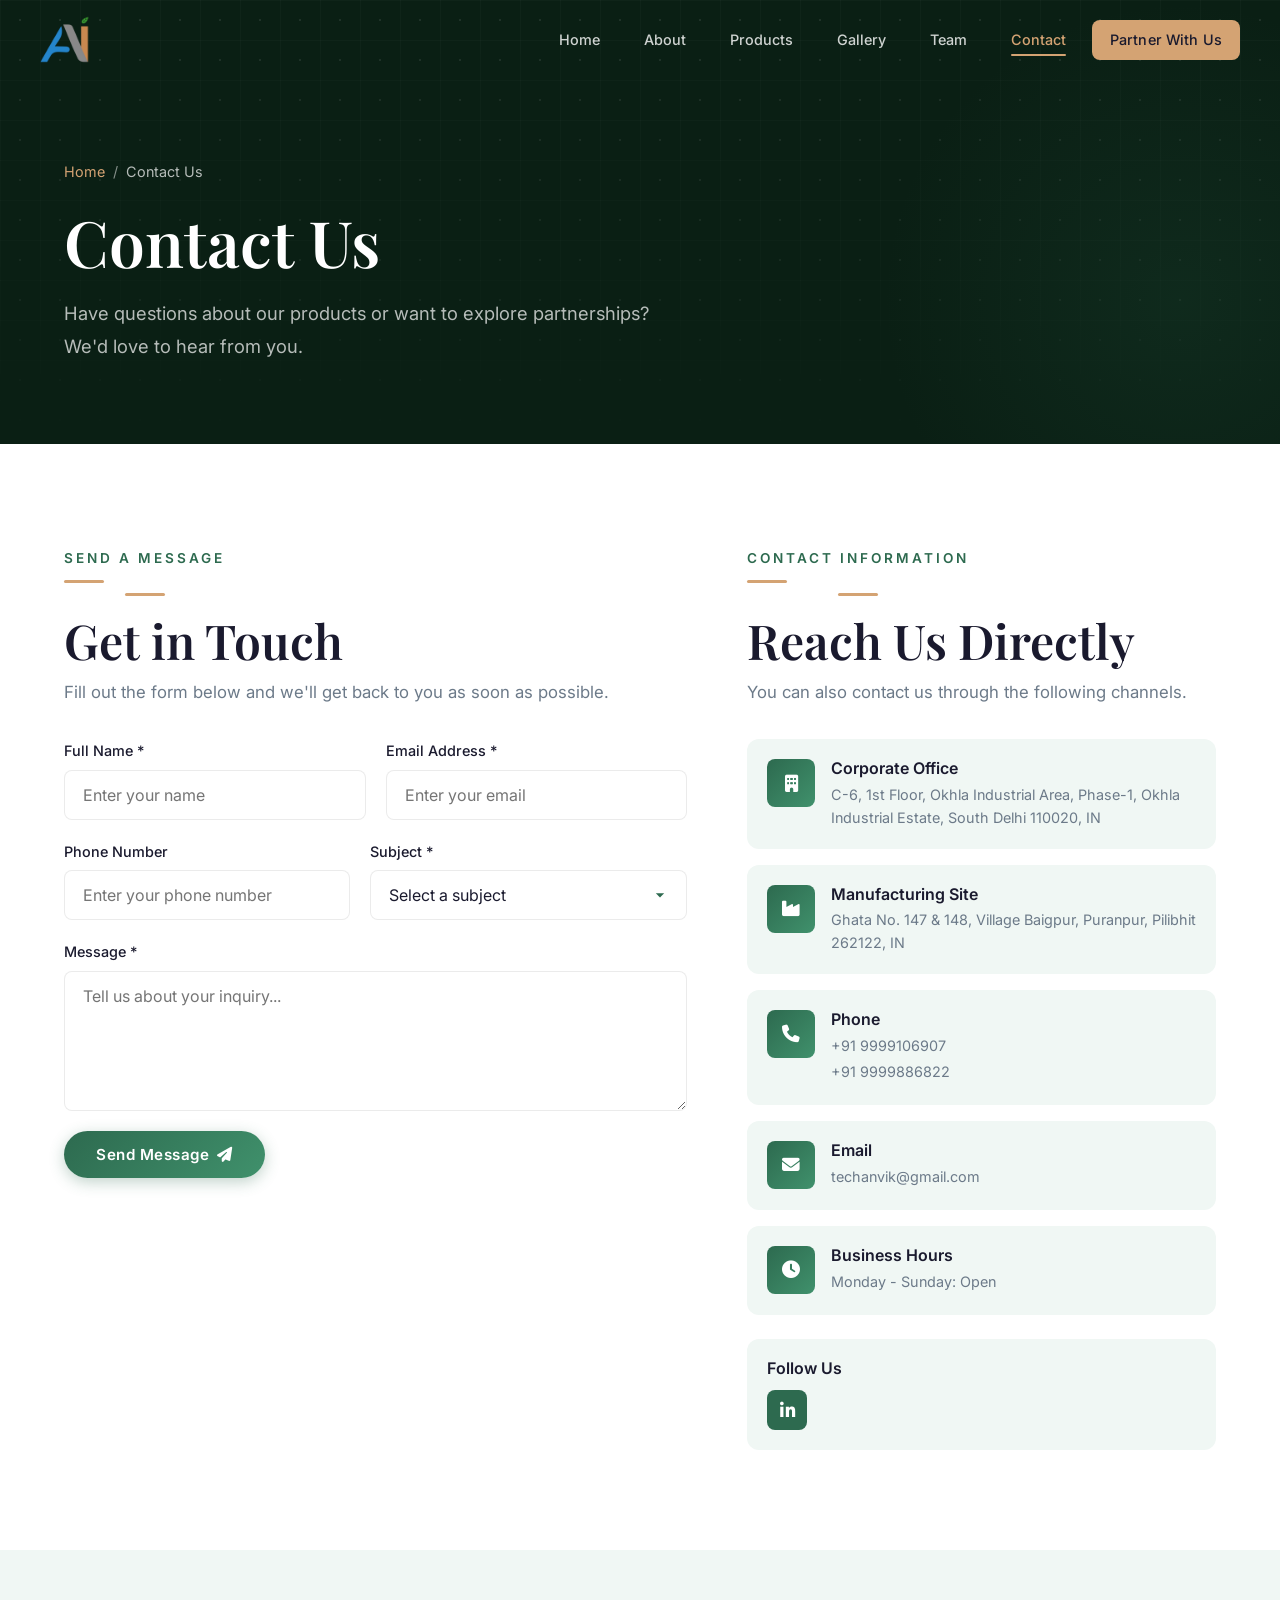
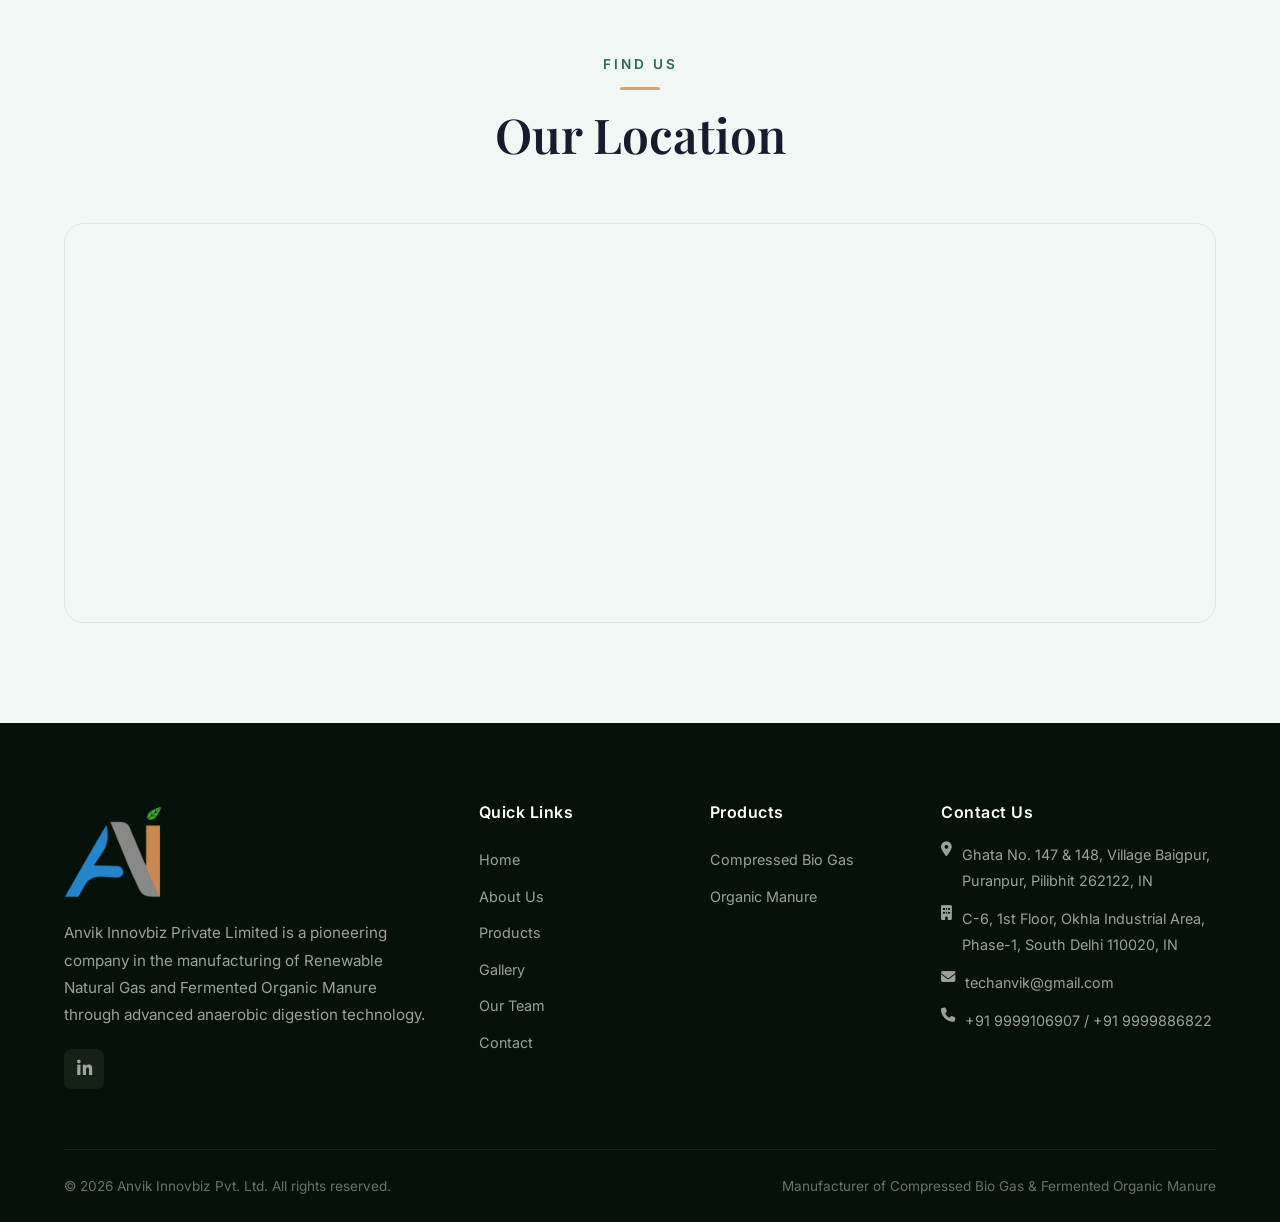
<file: contact.html>
<!DOCTYPE html>
<html lang="en">

<head>
    <meta charset="UTF-8">
    <meta name="viewport" content="width=device-width, initial-scale=1.0">
    <title>Contact Us - Anvik Innovbiz Pvt. Ltd.</title>
    <meta name="description"
        content="Contact Anvik Innovbiz for CBG and FOM inquiries. Corporate office in New Delhi (Okhla), manufacturing plant in Pilibhit, UP. Call +91 9999106907 or email techanvik@gmail.com.">
    <link rel="canonical" href="https://anvik.in/contact.html">
    <!-- Open Graph -->
    <meta property="og:type" content="website">
    <meta property="og:url" content="https://anvik.in/contact.html">
    <meta property="og:site_name" content="Anvik Innovbiz">
    <meta property="og:locale" content="en_IN">
    <meta property="og:title" content="Contact Us - Anvik Innovbiz Pvt. Ltd.">
    <meta property="og:description"
        content="Contact Anvik Innovbiz for CBG and FOM inquiries. New Delhi corporate office and Pilibhit manufacturing plant. Call +91 9999106907 or email techanvik@gmail.com.">
    <meta property="og:image" content="https://anvik.in/assets/images/biogas-plant.jpg">
    <meta property="og:image:alt" content="Anvik Innovbiz contact details">
    <!-- Twitter Card -->
    <meta name="twitter:card" content="summary_large_image">
    <meta name="twitter:title" content="Contact Us - Anvik Innovbiz Pvt. Ltd.">
    <meta name="twitter:description"
        content="Contact Anvik Innovbiz for CBG and FOM inquiries. New Delhi corporate office and Pilibhit manufacturing plant. Call +91 9999106907 or email techanvik@gmail.com.">
    <meta name="twitter:image" content="https://anvik.in/assets/images/biogas-plant.jpg">
    <!-- JSON-LD -->
    <script type="application/ld+json">
    {
      "@context": "https://schema.org",
      "@graph": [
        {
          "@type": "ContactPage",
          "@id": "https://anvik.in/contact.html#webpage",
          "url": "https://anvik.in/contact.html",
          "name": "Contact Us - Anvik Innovbiz Pvt. Ltd.",
          "description": "Contact Anvik Innovbiz for Compressed Bio Gas and Fermented Organic Manure inquiries.",
          "isPartOf": { "@id": "https://anvik.in/#website" },
          "about": { "@id": "https://anvik.in/#organization" }
        }
      ]
    }
    </script>
    <link rel="stylesheet" href="styles.css">
    <link rel="stylesheet" href="https://cdnjs.cloudflare.com/ajax/libs/font-awesome/6.5.1/css/all.min.css">
    <link rel="icon" href="assets/images/logo-noText.png" type="image/png">
</head>

<body>

    <!-- NAVBAR -->
    <nav class="navbar" id="navbar">
        <div class="nav-container">
            <a href="index.html" class="nav-logo">
                <img src="assets/images/logo-noText.png" alt="Anvik Innovbiz Logo">
                <!-- <span>Anvik</span> -->
            </a>
            <div class="nav-links" id="nav-links">
                <a href="index.html">Home</a>
                <a href="about.html">About</a>
                <a href="products.html">Products</a>
                <a href="gallery.html">Gallery</a>
                <a href="team.html">Team</a>
                <a href="contact.html" class="active">Contact</a>
                <a href="contact.html" class="nav-cta">Partner With Us</a>
            </div>
            <button class="nav-toggle" id="nav-toggle" aria-label="Toggle navigation">
                <span></span><span></span><span></span>
            </button>
        </div>
    </nav>

    <!-- PAGE HERO -->
    <section class="page-hero">
        <div class="container">
            <div class="breadcrumb">
                <a href="index.html">Home</a>
                <span>/</span>
                <span style="color: rgba(255,255,255,0.7);">Contact Us</span>
            </div>
            <h1>Contact Us</h1>
            <p>Have questions about our products or want to explore partnerships? We'd love to hear from you.</p>
        </div>
    </section>

    <!-- CONTACT SECTION -->
    <section class="section">
        <div class="container">
            <div class="grid-2" style="gap: 60px;">
                <!-- Contact Form -->
                <div class="reveal-left">
                    <div class="section-label" style="text-align: left;">
                        Send a Message
                        <span
                            style="display: block; width: 40px; height: 3px; background: var(--accent); margin-top: 10px; border-radius: 2px;"></span>
                    </div>
                    <h2 style="margin-bottom: 8px;">Get in Touch</h2>
                    <p style="margin-bottom: 32px; color: var(--text-muted);">Fill out the form below and we'll get back
                        to you as soon as possible.</p>

                    <form class="contact-form" id="contactForm">
                        <!-- Web3Forms -->
                        <input type="hidden" name="access_key" value="1bd5a886-3d8f-40cb-998f-2c99346d2ec5">
                        <input type="hidden" name="subject" value="New Inquiry — Anvik Innovbiz Website">
                        <input type="hidden" name="from_name" value="Anvik Innovbiz Contact Form">
                        <!-- Honeypot spam protection -->
                        <input type="checkbox" name="botcheck" style="display:none;">

                        <div class="form-row">
                            <div class="form-group">
                                <label for="name">Full Name *</label>
                                <input type="text" id="name" name="name" placeholder="Enter your name" required>
                            </div>
                            <div class="form-group">
                                <label for="email">Email Address *</label>
                                <input type="email" id="email" name="email" placeholder="Enter your email" required>
                            </div>
                        </div>
                        <div class="form-row">
                            <div class="form-group">
                                <label for="phone">Phone Number</label>
                                <input type="tel" id="phone" name="phone" placeholder="Enter your phone number">
                            </div>
                            <div class="form-group">
                                <label for="subject">Subject *</label>
                                <select id="subject" name="inquiry_subject" required>
                                    <option value="">Select a subject</option>
                                    <option value="Compressed Bio Gas (CBG)">Compressed Bio Gas (CBG)</option>
                                    <option value="Fermented Organic Manure (FOM)">Fermented Organic Manure (FOM)
                                    </option>
                                    <option value="Business Partnership">Business Partnership</option>
                                    <option value="Career Opportunities">Career Opportunities</option>
                                    <option value="Other Inquiry">Other Inquiry</option>
                                </select>
                            </div>
                        </div>
                        <div class="form-group">
                            <label for="message">Message *</label>
                            <textarea id="message" name="message" placeholder="Tell us about your inquiry..."
                                required></textarea>
                        </div>
                        <button type="submit" id="submitBtn" class="btn btn-primary" style="align-self: flex-start;">
                            Send Message <i class="fas fa-paper-plane"></i>
                        </button>
                        <div id="formResult"
                            style="display:none; margin-top:12px; padding:14px 18px; border-radius:8px; font-size:.9rem;">
                        </div>
                    </form>
                </div>

                <!-- Contact Info -->
                <div class="reveal-right">
                    <div class="section-label" style="text-align: left;">
                        Contact Information
                        <span
                            style="display: block; width: 40px; height: 3px; background: var(--accent); margin-top: 10px; border-radius: 2px;"></span>
                    </div>
                    <h2 style="margin-bottom: 8px;">Reach Us Directly</h2>
                    <p style="margin-bottom: 32px; color: var(--text-muted);">You can also contact us through the
                        following channels.</p>

                    <div style="display: flex; flex-direction: column; gap: 16px;">
                        <div
                            style="display: flex; gap: 16px; align-items: flex-start; padding: 20px; background: var(--bg-light); border-radius: var(--radius-md);">
                            <div
                                style="width: 48px; height: 48px; display: flex; align-items: center; justify-content: center; background: linear-gradient(135deg, var(--primary), var(--primary-light)); border-radius: var(--radius-sm); color: white; font-size: 1.1rem; flex-shrink: 0;">
                                <i class="fas fa-building"></i>
                            </div>
                            <div>
                                <h4
                                    style="font-family: var(--font-body); font-weight: 600; font-size: 1rem; margin-bottom: 4px;">
                                    Corporate Office</h4>
                                <p style="font-size: 0.9rem; color: var(--text-muted); line-height: 1.6;">C-6, 1st
                                    Floor, Okhla Industrial Area, Phase-1, Okhla Industrial Estate, South Delhi 110020,
                                    IN</p>
                            </div>
                        </div>

                        <div
                            style="display: flex; gap: 16px; align-items: flex-start; padding: 20px; background: var(--bg-light); border-radius: var(--radius-md);">
                            <div
                                style="width: 48px; height: 48px; display: flex; align-items: center; justify-content: center; background: linear-gradient(135deg, var(--primary), var(--primary-light)); border-radius: var(--radius-sm); color: white; font-size: 1.1rem; flex-shrink: 0;">
                                <i class="fas fa-industry"></i>
                            </div>
                            <div>
                                <h4
                                    style="font-family: var(--font-body); font-weight: 600; font-size: 1rem; margin-bottom: 4px;">
                                    Manufacturing Site</h4>
                                <p style="font-size: 0.9rem; color: var(--text-muted); line-height: 1.6;">Ghata No. 147
                                    & 148, Village Baigpur, Puranpur, Pilibhit 262122, IN</p>
                            </div>
                        </div>

                        <div
                            style="display: flex; gap: 16px; align-items: flex-start; padding: 20px; background: var(--bg-light); border-radius: var(--radius-md);">
                            <div
                                style="width: 48px; height: 48px; display: flex; align-items: center; justify-content: center; background: linear-gradient(135deg, var(--primary), var(--primary-light)); border-radius: var(--radius-sm); color: white; font-size: 1.1rem; flex-shrink: 0;">
                                <i class="fas fa-phone"></i>
                            </div>
                            <div>
                                <h4
                                    style="font-family: var(--font-body); font-weight: 600; font-size: 1rem; margin-bottom: 4px;">
                                    Phone</h4>
                                <p style="font-size: 0.9rem; color: var(--text-muted);">+91 9999106907</p>
                                <p style="font-size: 0.9rem; color: var(--text-muted);">+91 9999886822</p>
                            </div>
                        </div>

                        <div
                            style="display: flex; gap: 16px; align-items: flex-start; padding: 20px; background: var(--bg-light); border-radius: var(--radius-md);">
                            <div
                                style="width: 48px; height: 48px; display: flex; align-items: center; justify-content: center; background: linear-gradient(135deg, var(--primary), var(--primary-light)); border-radius: var(--radius-sm); color: white; font-size: 1.1rem; flex-shrink: 0;">
                                <i class="fas fa-envelope"></i>
                            </div>
                            <div>
                                <h4
                                    style="font-family: var(--font-body); font-weight: 600; font-size: 1rem; margin-bottom: 4px;">
                                    Email</h4>
                                <p style="font-size: 0.9rem; color: var(--text-muted);">techanvik@gmail.com</p>
                            </div>
                        </div>

                        <div
                            style="display: flex; gap: 16px; align-items: flex-start; padding: 20px; background: var(--bg-light); border-radius: var(--radius-md);">
                            <div
                                style="width: 48px; height: 48px; display: flex; align-items: center; justify-content: center; background: linear-gradient(135deg, var(--primary), var(--primary-light)); border-radius: var(--radius-sm); color: white; font-size: 1.1rem; flex-shrink: 0;">
                                <i class="fas fa-clock"></i>
                            </div>
                            <div>
                                <h4
                                    style="font-family: var(--font-body); font-weight: 600; font-size: 1rem; margin-bottom: 4px;">
                                    Business Hours</h4>
                                <p style="font-size: 0.9rem; color: var(--text-muted);">Monday - Sunday: Open</p>
                                <!-- <p style="font-size: 0.9rem; color: var(--text-muted);">Saturday - Sunday: Closed</p> -->
                            </div>
                        </div>
                    </div>

                    <!-- Social -->
                    <div
                        style="margin-top: 24px; padding: 20px; background: var(--bg-light); border-radius: var(--radius-md);">
                        <h4
                            style="font-family: var(--font-body); font-weight: 600; font-size: 1rem; margin-bottom: 12px;">
                            Follow Us</h4>
                        <div class="footer-social">
                            <a href="https://www.linkedin.com/company/anvik-innovbiz-private-limited/" target="_blank"
                                aria-label="LinkedIn" style="background: var(--primary); color: white;"><i
                                    class="fab fa-linkedin-in"></i></a>
                        </div>
                    </div>
                </div>
            </div>
        </div>
    </section>

    <!-- MAP -->
    <section class="section section-alt">
        <div class="container">
            <div class="section-header reveal">
                <div class="section-label">Find Us</div>
                <h2>Our Location</h2>
            </div>
            <div class="map-container reveal">
                <iframe
                    src="https://www.google.com/maps/embed?pb=!1m18!1m12!1m3!1d1970.2516475955413!2d80.08913818061151!3d28.523543146961902!2m3!1f0!2f0!3f0!3m2!1i1024!2i768!4f13.1!3m3!1m2!1s0x39a033c7e1a75dcf%3A0x34c6e16af09bc39!2sANVIK%20INNOVBIZ%20PVT%20LTD!5e1!3m2!1sen!2sin!4v1772947902819!5m2!1sen!2sin"
                    allowfullscreen="" loading="lazy" referrerpolicy="no-referrer-when-downgrade"
                    title="Anvik Innovbiz Manufacturing Site Location">
                </iframe>
            </div>
        </div>
    </section>

    <!-- FOOTER -->
    <footer class="footer">
        <div class="container">
            <div class="footer-grid">
                <div class="footer-brand">
                    <img src="assets/images/logo-noText.png" alt="Anvik Innovbiz Logo">
                    <p>Anvik Innovbiz Private Limited is a pioneering company in the manufacturing of Renewable Natural
                        Gas and Fermented Organic Manure through advanced anaerobic digestion technology.</p>
                    <div class="footer-social" style="margin-top: 20px;">
                        <a href="https://www.linkedin.com/company/anvik-innovbiz-private-limited/" target="_blank"
                            aria-label="LinkedIn"><i class="fab fa-linkedin-in"></i></a>
                    </div>
                </div>
                <div>
                    <h4>Quick Links</h4>
                    <div class="footer-links">
                        <a href="index.html">Home</a>
                        <a href="about.html">About Us</a>
                        <a href="products.html">Products</a>
                        <a href="gallery.html">Gallery</a>
                        <a href="team.html">Our Team</a>
                        <a href="contact.html">Contact</a>
                    </div>
                </div>
                <div>
                    <h4>Products</h4>
                    <div class="footer-links">
                        <a href="products.html">Compressed Bio Gas</a>
                        <a href="products.html">Organic Manure</a>
                    </div>
                </div>
                <div>
                    <h4>Contact Us</h4>
                    <div class="footer-contact">
                        <p><i class="fas fa-map-marker-alt"></i> Ghata No. 147 & 148, Village Baigpur, Puranpur,
                            Pilibhit 262122, IN
                        </p>
                        <p><i class="fas fa-building"></i> C-6, 1st Floor, Okhla Industrial Area, Phase-1, South Delhi
                            110020, IN
                        </p>
                        <p><i class="fas fa-envelope"></i> techanvik@gmail.com</p>
                        <p><i class="fas fa-phone"></i> +91 9999106907 / +91 9999886822</p>
                    </div>
                </div>
            </div>
            <div class="footer-bottom">
                <p>&copy; 2026 Anvik Innovbiz Pvt. Ltd. All rights reserved.</p>
                <p>Manufacturer of Compressed Bio Gas & Fermented Organic Manure</p>
            </div>
        </div>
    </footer>

    <script>
        document.getElementById('contactForm').addEventListener('submit', async function (e) {
            e.preventDefault();
            const btn = document.getElementById('submitBtn');
            const result = document.getElementById('formResult');

            btn.disabled = true;
            btn.innerHTML = '<i class="fas fa-spinner fa-spin"></i> Sending…';
            result.style.display = 'none';

            const formData = new FormData(this);
            try {
                const response = await fetch('https://api.web3forms.com/submit', {
                    method: 'POST',
                    body: formData
                });
                const data = await response.json();

                if (data.success) {
                    result.style.display = 'block';
                    result.style.background = 'rgba(45,106,79,.1)';
                    result.style.border = '1px solid rgba(45,106,79,.3)';
                    result.style.color = 'var(--primary)';
                    result.innerHTML = '<i class="fas fa-check-circle"></i>&nbsp; <strong>Message sent!</strong> We\'ll get back to you shortly.';
                    this.reset();
                } else {
                    throw new Error(data.message);
                }
            } catch (err) {
                result.style.display = 'block';
                result.style.background = 'rgba(220,53,69,.08)';
                result.style.border = '1px solid rgba(220,53,69,.3)';
                result.style.color = '#c0392b';
                result.innerHTML = '<i class="fas fa-exclamation-circle"></i>&nbsp; Something went wrong. Please try again or email us at <strong>techanvik@gmail.com</strong>.';
            } finally {
                btn.disabled = false;
                btn.innerHTML = 'Send Message <i class="fas fa-paper-plane"></i>';
            }
        });
    </script>
    <script src="main.js"></script>
</body>

</html>
</file>
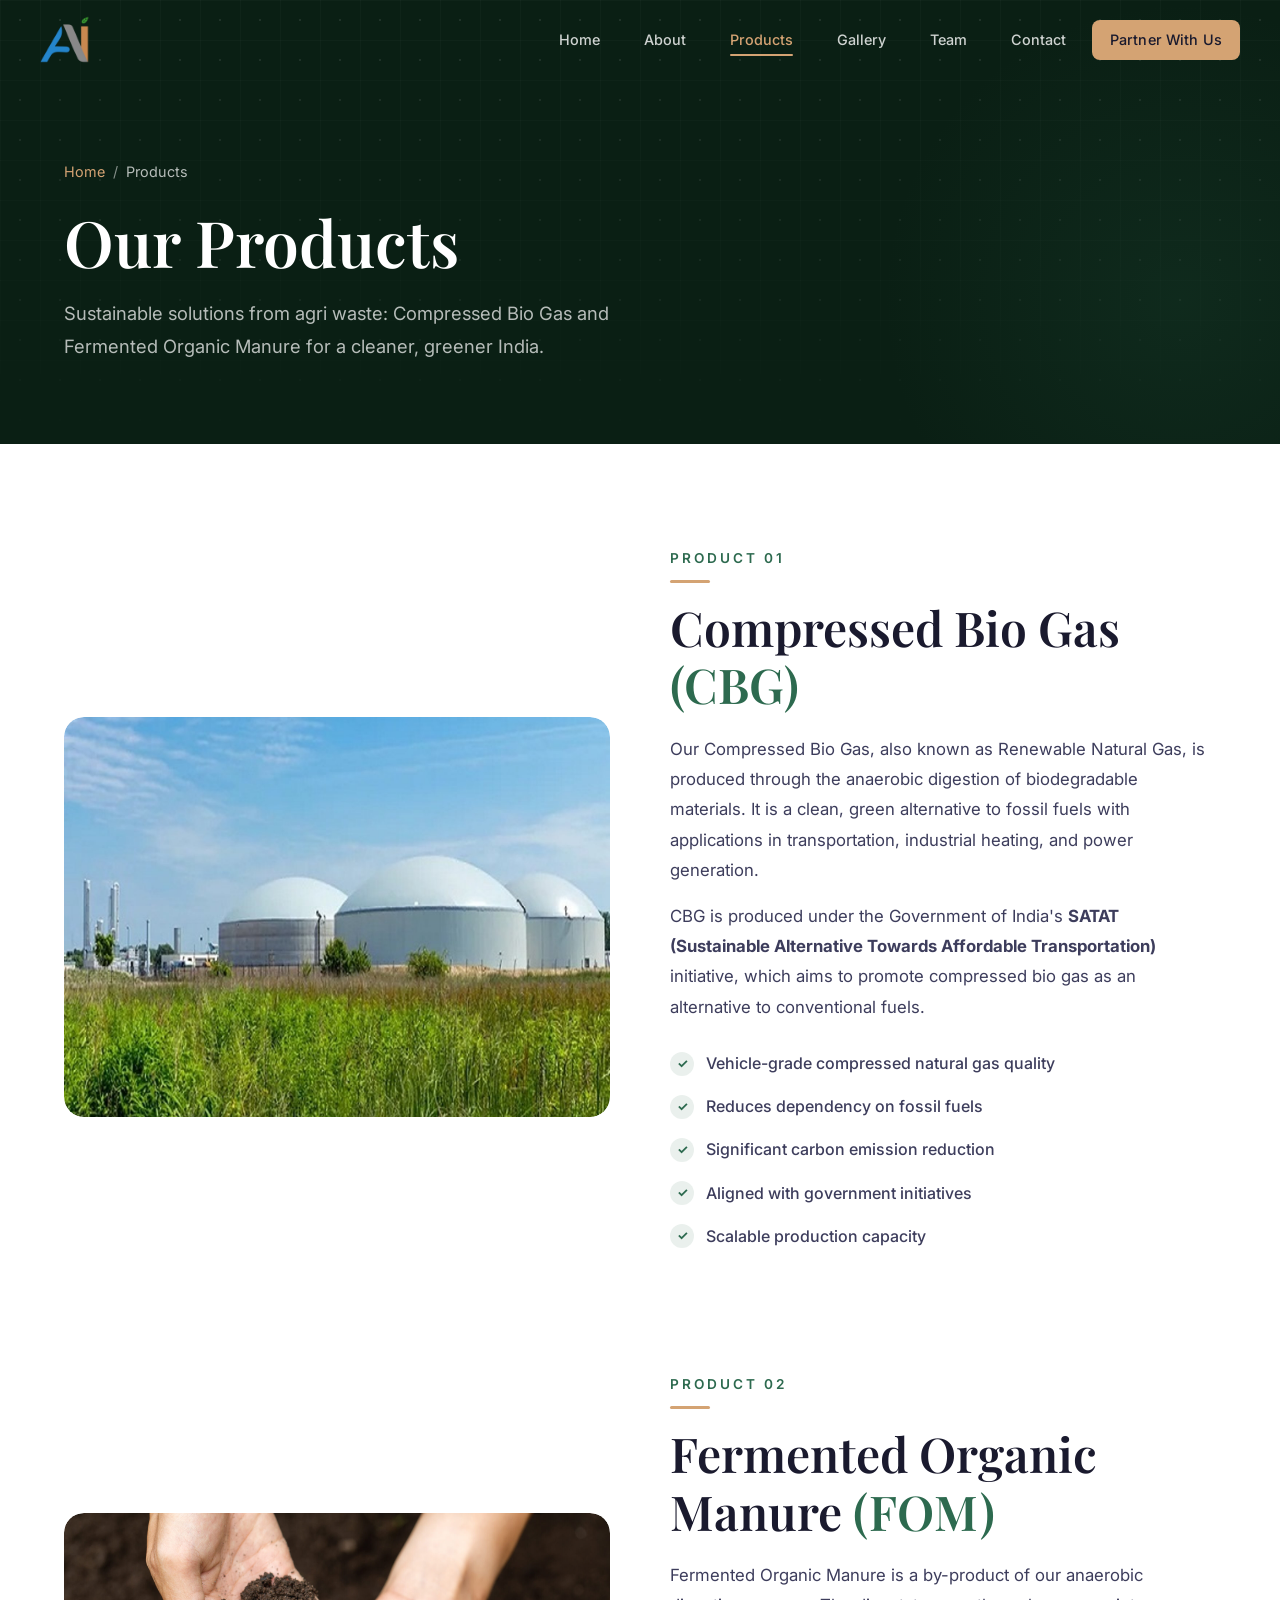
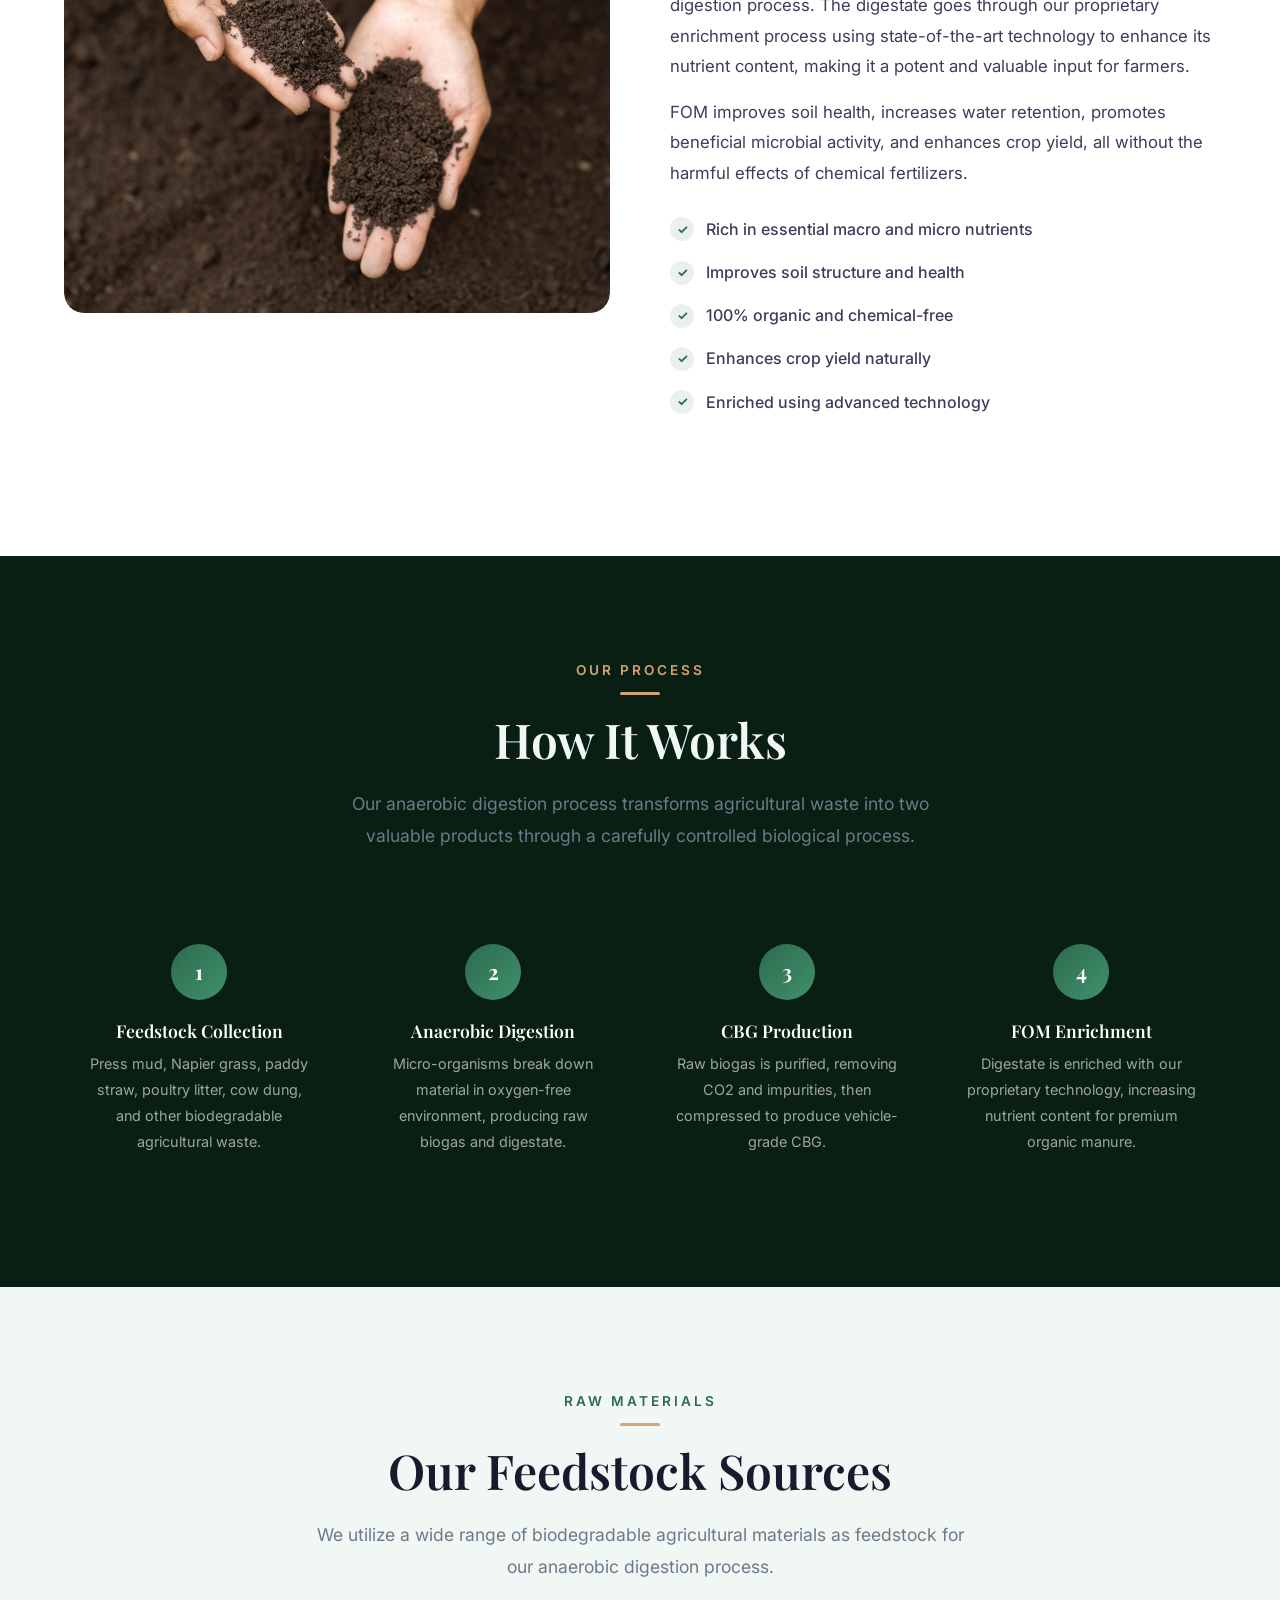
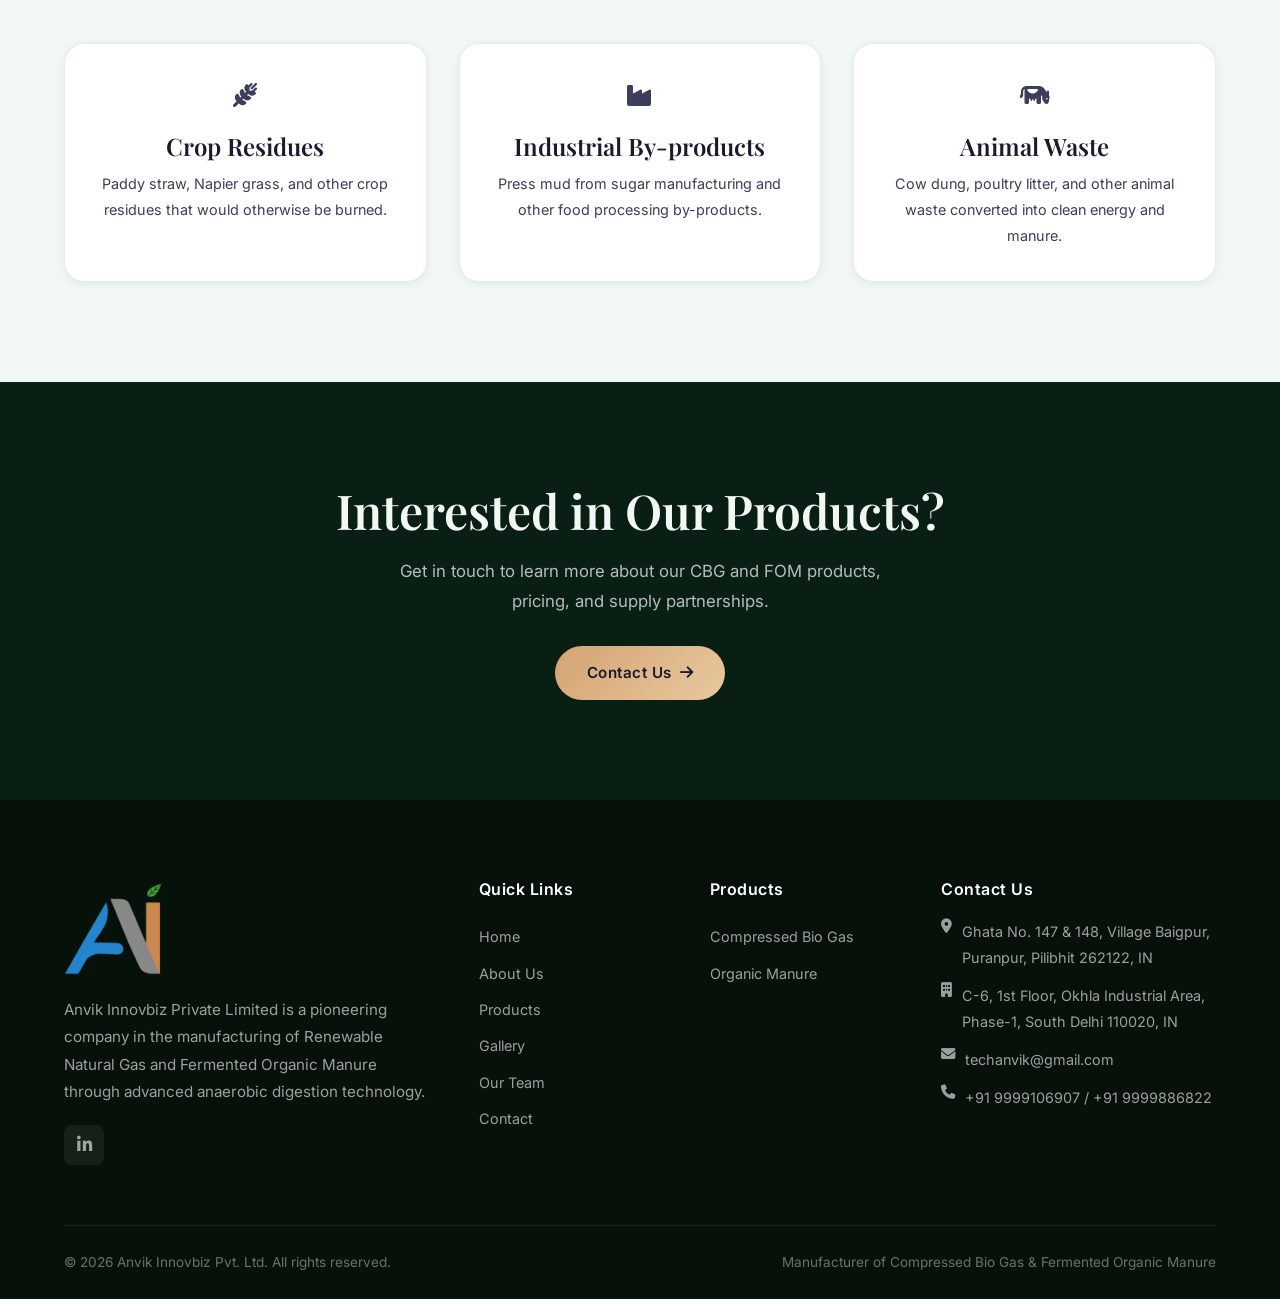
<file: products.html>
<!DOCTYPE html>
<html lang="en">

<head>
    <meta charset="UTF-8">
    <meta name="viewport" content="width=device-width, initial-scale=1.0">
    <title>Products - Compressed Bio Gas &amp; Organic Manure | Anvik Innovbiz</title>
    <meta name="description"
        content="Anvik Innovbiz manufactures Compressed Bio Gas (CBG) — vehicle-grade renewable fuel under SATAT scheme — and Fermented Organic Manure (FOM) for sustainable agriculture.">
    <link rel="canonical" href="https://anvik.in/products.html">
    <!-- Open Graph -->
    <meta property="og:type" content="website">
    <meta property="og:url" content="https://anvik.in/products.html">
    <meta property="og:site_name" content="Anvik Innovbiz">
    <meta property="og:locale" content="en_IN">
    <meta property="og:title" content="Products - Compressed Bio Gas &amp; Organic Manure | Anvik Innovbiz">
    <meta property="og:description"
        content="CBG (Compressed Bio Gas): vehicle-grade renewable fuel produced via anaerobic digestion. FOM (Fermented Organic Manure): chemical-free soil enrichment for farmers. SATAT-aligned.">
    <meta property="og:image" content="https://anvik.in/assets/images/biogas-plant.jpg">
    <meta property="og:image:alt" content="Anvik Innovbiz CBG and FOM products">
    <!-- Twitter Card -->
    <meta name="twitter:card" content="summary_large_image">
    <meta name="twitter:title" content="Products - Compressed Bio Gas &amp; Organic Manure | Anvik Innovbiz">
    <meta name="twitter:description"
        content="CBG (Compressed Bio Gas): vehicle-grade renewable fuel produced via anaerobic digestion. FOM (Fermented Organic Manure): chemical-free soil enrichment for farmers. SATAT-aligned.">
    <meta name="twitter:image" content="https://anvik.in/assets/images/biogas-plant.jpg">
    <!-- JSON-LD -->
    <script type="application/ld+json">
    {
      "@context": "https://schema.org",
      "@graph": [
        {
          "@type": "Product",
          "@id": "https://anvik.in/products.html#cbg",
          "name": "Compressed Bio Gas (CBG)",
          "alternateName": "CBG",
          "description": "Vehicle-grade Compressed Bio Gas produced through anaerobic digestion of agricultural waste. 100% renewable, carbon-neutral fuel aligned with India's SATAT scheme. Production capacity: 6 TPD.",
          "brand": { "@id": "https://anvik.in/#organization" },
          "manufacturer": { "@id": "https://anvik.in/#organization" },
          "category": "Renewable Energy / Compressed Natural Gas",
          "countryOfOrigin": "IN"
        },
        {
          "@type": "Product",
          "@id": "https://anvik.in/products.html#fom",
          "name": "Fermented Organic Manure (FOM)",
          "alternateName": "FOM",
          "description": "Premium chemical-free Fermented Organic Manure produced as a by-product of anaerobic digestion. Enriched for maximum soil health and crop yield. Output capacity: 30 TPD.",
          "brand": { "@id": "https://anvik.in/#organization" },
          "manufacturer": { "@id": "https://anvik.in/#organization" },
          "category": "Agricultural Input / Organic Fertilizer",
          "countryOfOrigin": "IN"
        },
        {
          "@type": "WebPage",
          "@id": "https://anvik.in/products.html#webpage",
          "url": "https://anvik.in/products.html",
          "name": "Products - Compressed Bio Gas & Organic Manure | Anvik Innovbiz",
          "isPartOf": { "@id": "https://anvik.in/#website" }
        }
      ]
    }
    </script>
    <link rel="stylesheet" href="styles.css">
    <link rel="stylesheet" href="https://cdnjs.cloudflare.com/ajax/libs/font-awesome/6.5.1/css/all.min.css">
    <link rel="icon" href="assets/images/logo-noText.png" type="image/png">
</head>

<body>

    <!-- NAVBAR -->
    <nav class="navbar" id="navbar">
        <div class="nav-container">
            <a href="index.html" class="nav-logo">
                <img src="assets/images/logo-noText.png" alt="Anvik Innovbiz Logo">
                <!-- <span>Anvik</span> -->
            </a>
            <div class="nav-links" id="nav-links">
                <a href="index.html">Home</a>
                <a href="about.html">About</a>
                <a href="products.html" class="active">Products</a>
                <a href="gallery.html">Gallery</a>
                <a href="team.html">Team</a>
                <a href="contact.html">Contact</a>
                <a href="contact.html" class="nav-cta">Partner With Us</a>
            </div>
            <button class="nav-toggle" id="nav-toggle" aria-label="Toggle navigation">
                <span></span><span></span><span></span>
            </button>
        </div>
    </nav>

    <!-- PAGE HERO -->
    <section class="page-hero">
        <div class="container">
            <div class="breadcrumb">
                <a href="index.html">Home</a>
                <span>/</span>
                <span style="color: rgba(255,255,255,0.7);">Products</span>
            </div>
            <h1>Our Products</h1>
            <p>Sustainable solutions from agri waste: Compressed Bio Gas and Fermented Organic Manure for a cleaner,
                greener India.</p>
        </div>
    </section>

    <!-- PRODUCTS -->
    <section class="section">
        <div class="container">
            <!-- CBG Product -->
            <div class="about-grid reveal" style="margin-bottom: 80px;">
                <div class="about-image">
                    <img src="assets/images/gallery/product-1.jpg" alt="Compressed Bio Gas Plant"
                        style="height: 400px;">
                </div>
                <div class="about-text">
                    <div class="section-label">Product 01</div>
                    <h2>Compressed Bio Gas <span class="text-primary">(CBG)</span></h2>
                    <p>Our Compressed Bio Gas, also known as Renewable Natural Gas, is produced through the anaerobic
                        digestion of biodegradable materials. It is a clean, green alternative to fossil fuels with
                        applications in transportation, industrial heating, and power generation.</p>
                    <p>CBG is produced under the Government of India's <strong>SATAT (Sustainable Alternative Towards
                            Affordable Transportation)</strong> initiative, which aims to promote compressed bio gas as
                        an alternative to conventional fuels.</p>
                    <ul>
                        <li>Vehicle-grade compressed natural gas quality</li>
                        <li>Reduces dependency on fossil fuels</li>
                        <li>Significant carbon emission reduction</li>
                        <li>Aligned with government initiatives</li>
                        <li>Scalable production capacity</li>
                    </ul>
                </div>
            </div>

            <!-- FOM Product -->
            <div class="about-grid reveal" style="direction: rtl;">
                <div style="direction: ltr;">
                    <div class="about-text">
                        <div class="section-label">Product 02</div>
                        <h2>Fermented Organic Manure <span class="text-primary">(FOM)</span></h2>
                        <p>Fermented Organic Manure is a by-product of our anaerobic digestion process. The digestate
                            goes through our proprietary enrichment process using state-of-the-art technology to enhance
                            its nutrient content, making it a potent and valuable input for farmers.</p>
                        <p>FOM improves soil health, increases water retention, promotes beneficial microbial activity,
                            and enhances crop yield, all without the harmful effects of chemical fertilizers.</p>
                        <ul>
                            <li>Rich in essential macro and micro nutrients</li>
                            <li>Improves soil structure and health</li>
                            <li>100% organic and chemical-free</li>
                            <li>Enhances crop yield naturally</li>
                            <li>Enriched using advanced technology</li>
                        </ul>
                    </div>
                </div>
                <div class="about-image" style="direction: ltr;">
                    <img src="assets/images/gallery/product-2.jpeg" alt="Manufacturing Facility" style="height: 400px;">
                </div>
            </div>
        </div>
    </section>

    <!-- PROCESS -->
    <section class="section section-dark">
        <div class="container">
            <div class="section-header reveal">
                <div class="section-label" style="color: var(--accent);">Our Process</div>
                <h2>How It Works</h2>
                <p>Our anaerobic digestion process transforms agricultural waste into two valuable products through a
                    carefully controlled biological process.</p>
            </div>
            <div class="process-steps">
                <div class="process-step reveal">
                    <div class="step-number">1</div>
                    <h4 style="color: var(--text-white);">Feedstock Collection</h4>
                    <p style="color: rgba(255,255,255,0.6);">Press mud, Napier grass, paddy straw, poultry litter, cow
                        dung, and other biodegradable agricultural waste.</p>
                </div>
                <div class="process-step reveal">
                    <div class="step-number">2</div>
                    <h4 style="color: var(--text-white);">Anaerobic Digestion</h4>
                    <p style="color: rgba(255,255,255,0.6);">Micro-organisms break down material in oxygen-free
                        environment, producing raw biogas and digestate.</p>
                </div>
                <div class="process-step reveal">
                    <div class="step-number">3</div>
                    <h4 style="color: var(--text-white);">CBG Production</h4>
                    <p style="color: rgba(255,255,255,0.6);">Raw biogas is purified, removing CO2 and impurities, then
                        compressed to produce vehicle-grade CBG.</p>
                </div>
                <div class="process-step reveal">
                    <div class="step-number">4</div>
                    <h4 style="color: var(--text-white);">FOM Enrichment</h4>
                    <p style="color: rgba(255,255,255,0.6);">Digestate is enriched with our proprietary technology,
                        increasing nutrient content for premium organic manure.</p>
                </div>
            </div>
        </div>
    </section>

    <!-- FEEDSTOCK -->
    <section class="section section-alt">
        <div class="container">
            <div class="section-header reveal">
                <div class="section-label">Raw Materials</div>
                <h2>Our Feedstock Sources</h2>
                <p>We utilize a wide range of biodegradable agricultural materials as feedstock for our anaerobic
                    digestion process.</p>
            </div>
            <div class="grid-3">
                <div class="card reveal">
                    <div class="card-body" style="text-align: center;">
                        <div class="product-icon" style="margin: 0 auto 16px; font-size: 1.5rem;"><i
                                class="fas fa-wheat-awn"></i></div>
                        <h4 style="margin-bottom: 10px;">Crop Residues</h4>
                        <p style="font-size: 0.9rem;">Paddy straw, Napier grass, and other crop residues that would
                            otherwise be burned.</p>
                    </div>
                </div>
                <div class="card reveal">
                    <div class="card-body" style="text-align: center;">
                        <div class="product-icon" style="margin: 0 auto 16px; font-size: 1.5rem;"><i
                                class="fas fa-industry"></i></div>
                        <h4 style="margin-bottom: 10px;">Industrial By-products</h4>
                        <p style="font-size: 0.9rem;">Press mud from sugar manufacturing and other food processing
                            by-products.</p>
                    </div>
                </div>
                <div class="card reveal">
                    <div class="card-body" style="text-align: center;">
                        <div class="product-icon" style="margin: 0 auto 16px; font-size: 1.5rem;"><i
                                class="fas fa-cow"></i></div>
                        <h4 style="margin-bottom: 10px;">Animal Waste</h4>
                        <p style="font-size: 0.9rem;">Cow dung, poultry litter, and other animal waste converted into
                            clean energy and manure.</p>
                    </div>
                </div>
            </div>
        </div>
    </section>

    <!-- CTA -->
    <section class="section section-dark">
        <div class="container" style="text-align: center;">
            <div class="reveal">
                <h2 style="margin-bottom: 16px;">Interested in Our Products?</h2>
                <p
                    style="color: rgba(255,255,255,0.7); margin-bottom: 30px; max-width: 500px; margin-left: auto; margin-right: auto;">
                    Get in touch to learn more about our CBG and FOM products, pricing, and supply partnerships.</p>
                <a href="contact.html" class="btn btn-accent">Contact Us <i class="fas fa-arrow-right"></i></a>
            </div>
        </div>
    </section>

    <!-- FOOTER -->
    <footer class="footer">
        <div class="container">
            <div class="footer-grid">
                <div class="footer-brand">
                    <img src="assets/images/logo-noText.png" alt="Anvik Innovbiz Logo">
                    <p>Anvik Innovbiz Private Limited is a pioneering company in the manufacturing of Renewable Natural
                        Gas and Fermented Organic Manure through advanced anaerobic digestion technology.</p>
                    <div class="footer-social" style="margin-top: 20px;">
                        <a href="https://www.linkedin.com/company/anvik-innovbiz-private-limited/" target="_blank"
                            aria-label="LinkedIn"><i class="fab fa-linkedin-in"></i></a>
                    </div>
                </div>
                <div>
                    <h4>Quick Links</h4>
                    <div class="footer-links">
                        <a href="index.html">Home</a>
                        <a href="about.html">About Us</a>
                        <a href="products.html">Products</a>
                        <a href="gallery.html">Gallery</a>
                        <a href="team.html">Our Team</a>
                        <a href="contact.html">Contact</a>
                    </div>
                </div>
                <div>
                    <h4>Products</h4>
                    <div class="footer-links">
                        <a href="products.html">Compressed Bio Gas</a>
                        <a href="products.html">Organic Manure</a>
                    </div>
                </div>
                <div>
                    <h4>Contact Us</h4>
                    <div class="footer-contact">
                        <p><i class="fas fa-map-marker-alt"></i> Ghata No. 147 & 148, Village Baigpur, Puranpur,
                            Pilibhit 262122, IN</p>
                        <p><i class="fas fa-building"></i> C-6, 1st Floor, Okhla Industrial Area, Phase-1, South Delhi
                            110020, IN</p>
                        <p><i class="fas fa-envelope"></i> techanvik@gmail.com</p>
                        <p><i class="fas fa-phone"></i> +91 9999106907 / +91 9999886822</p>
                    </div>
                </div>
            </div>
            <div class="footer-bottom">
                <p>&copy; 2026 Anvik Innovbiz Pvt. Ltd. All rights reserved.</p>
                <p>Manufacturer of Compressed Bio Gas & Fermented Organic Manure</p>
            </div>
        </div>
    </footer>

    <script src="main.js"></script>
</body>

</html>
</file>
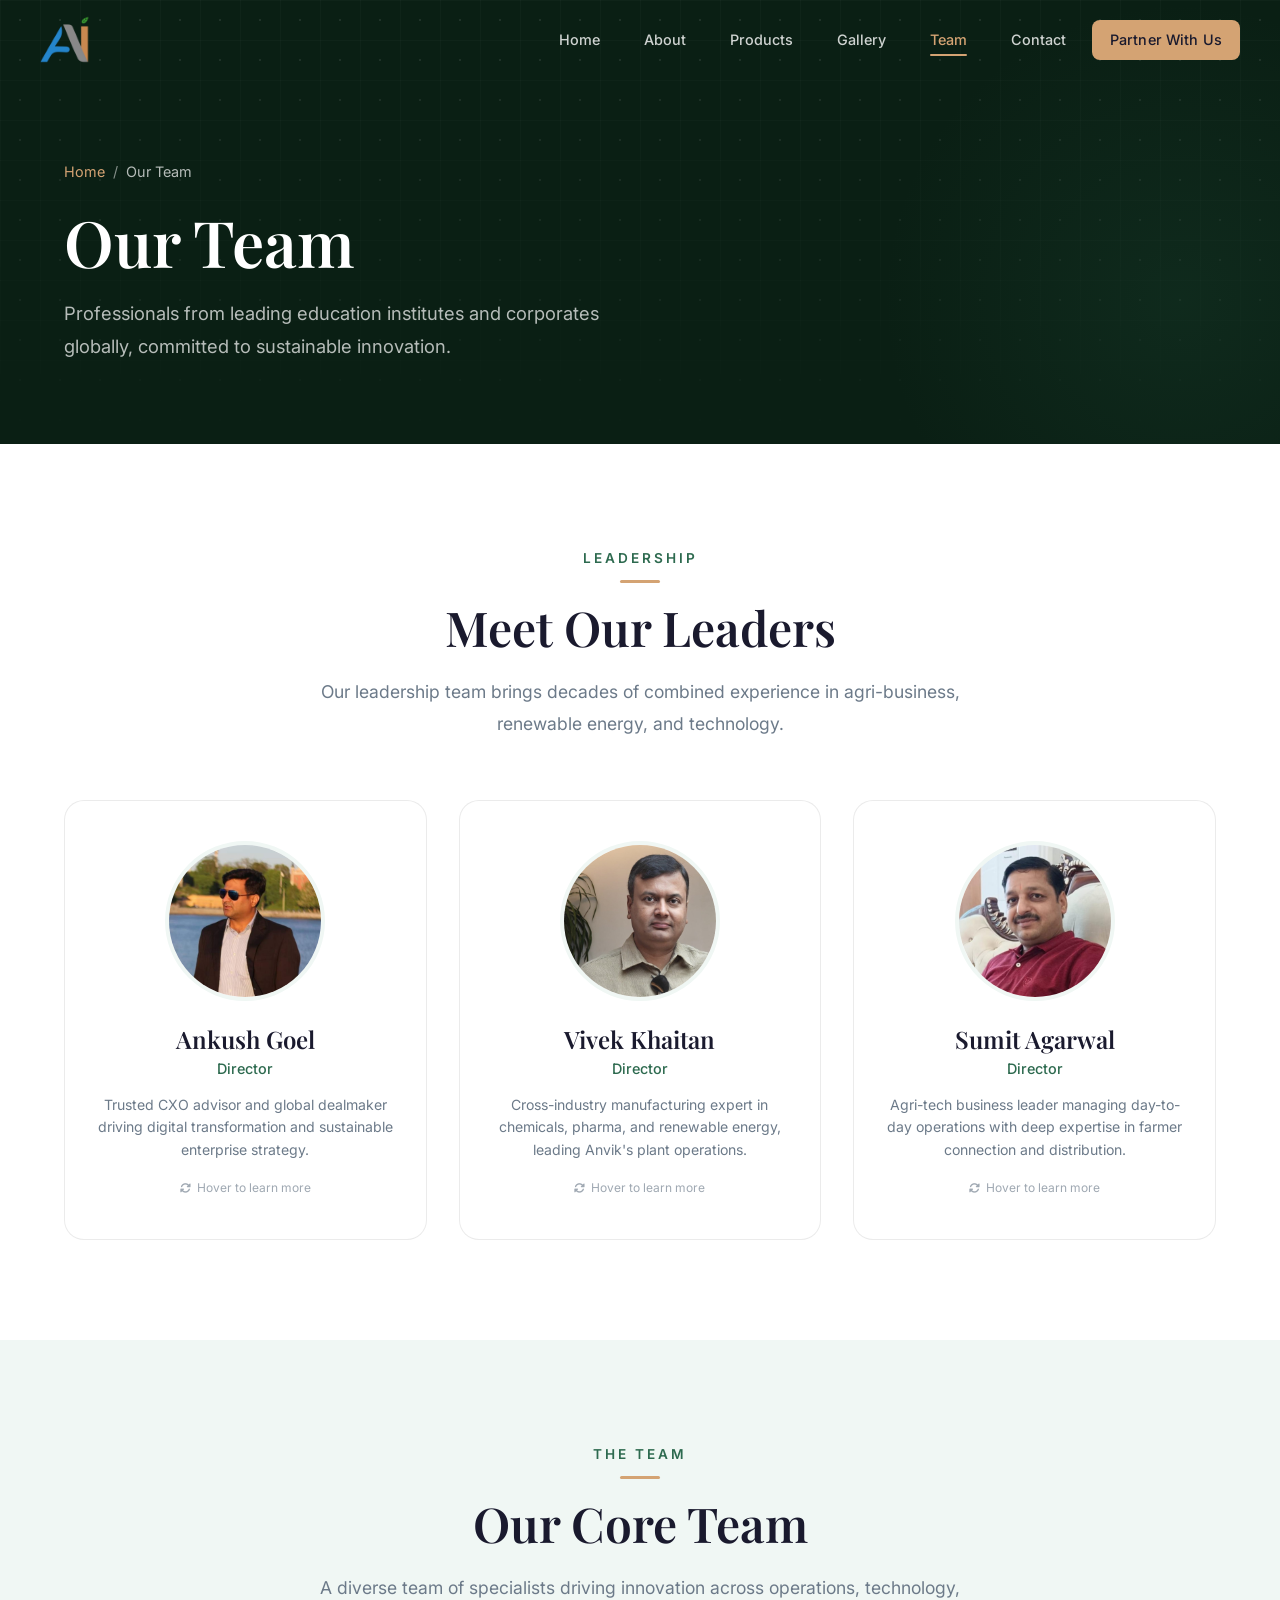
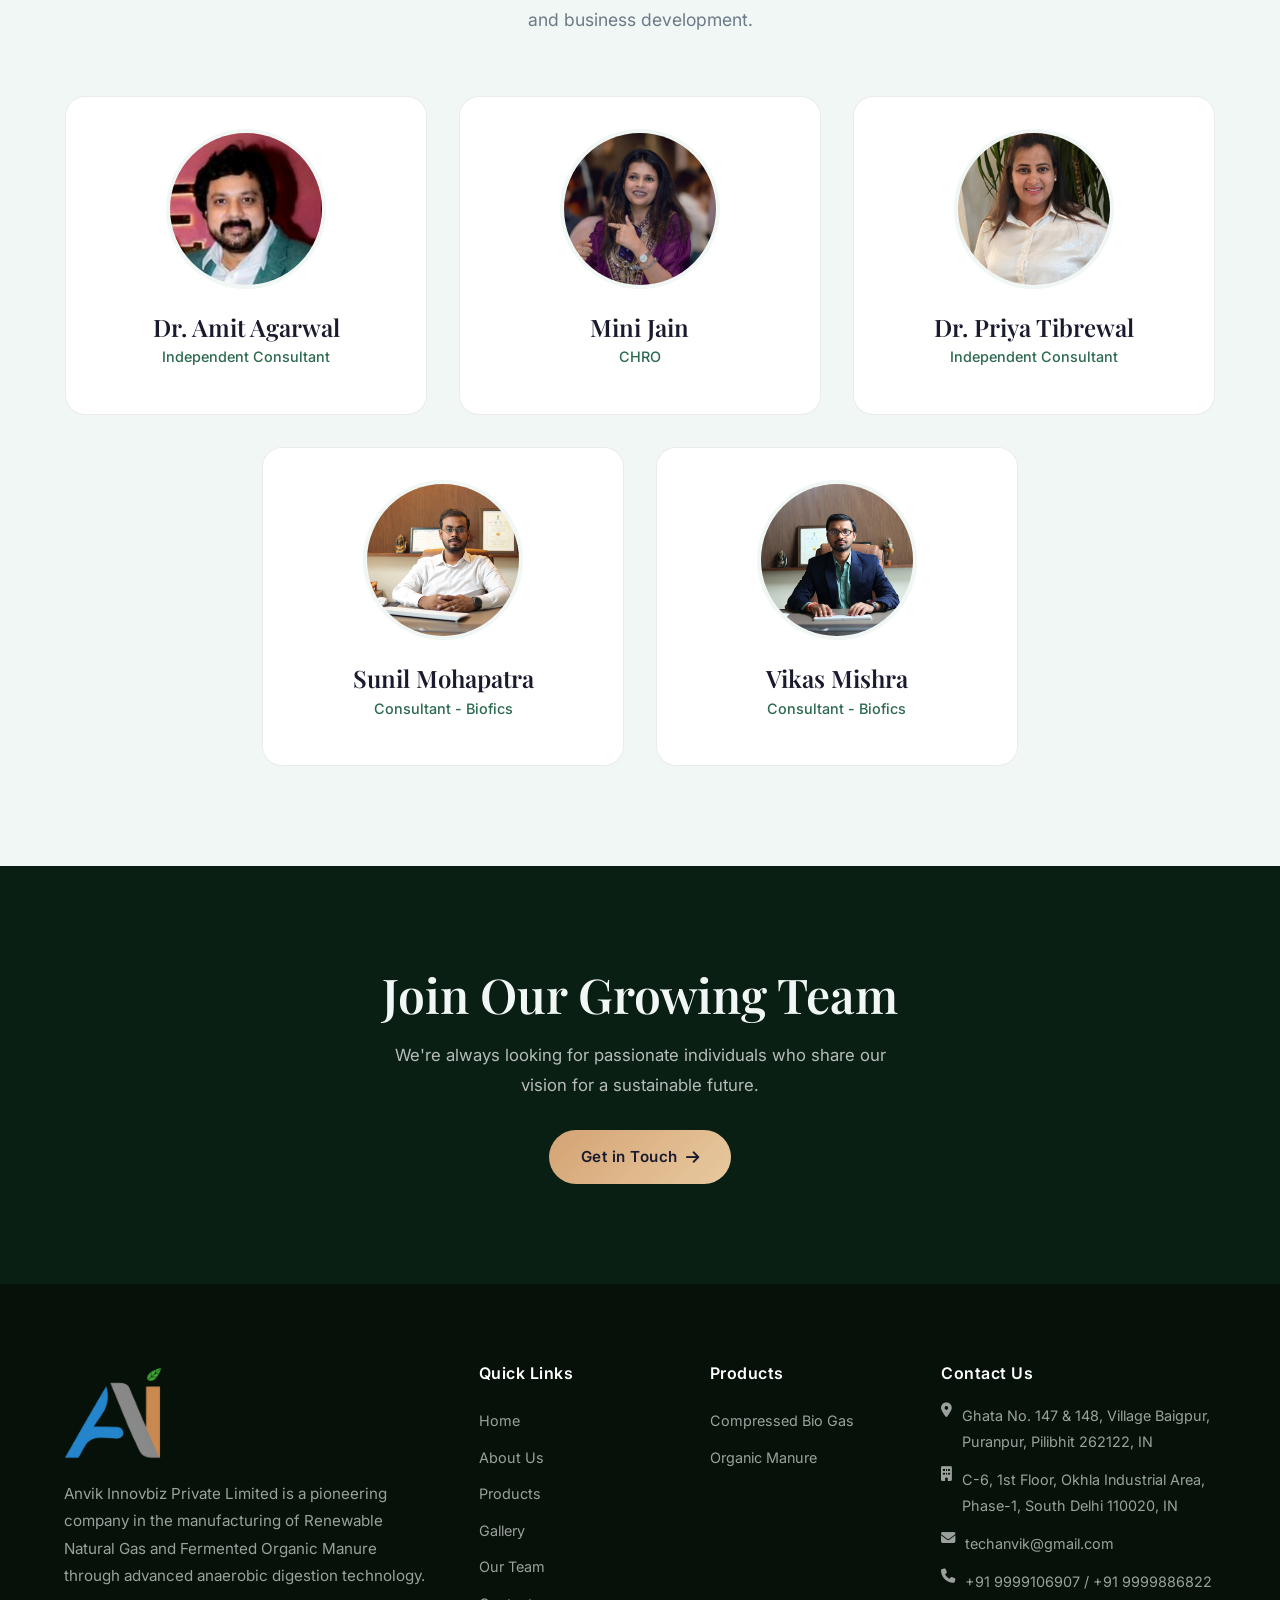
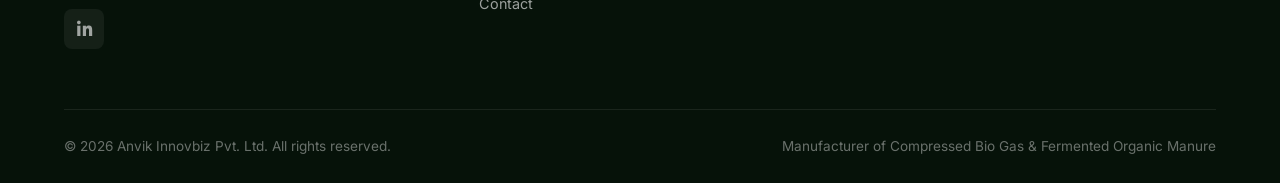
<file: team.html>
<!DOCTYPE html>
<html lang="en">

<head>
  <meta charset="UTF-8">
  <meta name="viewport" content="width=device-width, initial-scale=1.0">
  <title>Our Team - Directors &amp; Leadership | Anvik Innovbiz</title>
  <meta name="description"
    content="Meet the leadership team behind Anvik Innovbiz — Ankush Goel, Vivek Khaitan, and Sumit Agarwal — professionals driving India's renewable bio-gas and organic manure mission.">
  <link rel="canonical" href="https://anvik.in/team.html">
  <!-- Open Graph -->
  <meta property="og:type" content="website">
  <meta property="og:url" content="https://anvik.in/team.html">
  <meta property="og:site_name" content="Anvik Innovbiz">
  <meta property="og:locale" content="en_IN">
  <meta property="og:title" content="Our Team - Directors &amp; Leadership | Anvik Innovbiz">
  <meta property="og:description"
    content="Ankush Goel (technology strategy), Vivek Khaitan (plant operations), and Sumit Agarwal (agri-business) lead Anvik Innovbiz's mission in India's biogas sector.">
  <meta property="og:image" content="https://anvik.in/assets/images/biogas-plant.jpg">
  <meta property="og:image:alt" content="Anvik Innovbiz leadership team">
  <!-- Twitter Card -->
  <meta name="twitter:card" content="summary_large_image">
  <meta name="twitter:title" content="Our Team - Directors &amp; Leadership | Anvik Innovbiz">
  <meta name="twitter:description"
    content="Ankush Goel (technology strategy), Vivek Khaitan (plant operations), and Sumit Agarwal (agri-business) lead Anvik Innovbiz's mission in India's biogas sector.">
  <meta name="twitter:image" content="https://anvik.in/assets/images/biogas-plant.jpg">
  <!-- JSON-LD -->
  <script type="application/ld+json">
  {
    "@context": "https://schema.org",
    "@graph": [
      {
        "@type": "WebPage",
        "@id": "https://anvik.in/team.html#webpage",
        "url": "https://anvik.in/team.html",
        "name": "Our Team - Directors & Leadership | Anvik Innovbiz",
        "isPartOf": { "@id": "https://anvik.in/#website" },
        "about": { "@id": "https://anvik.in/#organization" }
      }
    ]
  }
  </script>
  <link rel="stylesheet" href="styles.css">
  <link rel="stylesheet" href="https://cdnjs.cloudflare.com/ajax/libs/font-awesome/6.5.1/css/all.min.css">
  <link rel="icon" href="assets/images/logo-noText.png" type="image/png">
</head>

<body>

  <!-- NAVBAR -->
  <nav class="navbar" id="navbar">
    <div class="nav-container">
      <a href="index.html" class="nav-logo">
        <img src="assets/images/logo-noText.png" alt="Anvik Innovbiz Logo">
        <!-- <span>Anvik</span> -->
      </a>
      <div class="nav-links" id="nav-links">
        <a href="index.html">Home</a>
        <a href="about.html">About</a>
        <a href="products.html">Products</a>
        <a href="gallery.html">Gallery</a>
        <a href="team.html" class="active">Team</a>
        <a href="contact.html">Contact</a>
        <a href="contact.html" class="nav-cta">Partner With Us</a>
      </div>
      <button class="nav-toggle" id="nav-toggle" aria-label="Toggle navigation">
        <span></span><span></span><span></span>
      </button>
    </div>
  </nav>

  <!-- PAGE HERO -->
  <section class="page-hero">
    <div class="container">
      <div class="breadcrumb">
        <a href="index.html">Home</a>
        <span>/</span>
        <span style="color: rgba(255,255,255,0.7);">Our Team</span>
      </div>
      <h1>Our Team</h1>
      <p>Professionals from leading education institutes and corporates globally, committed to sustainable innovation.
      </p>
    </div>
  </section>

  <!-- LEADERSHIP -->
  <section class="section">
    <div class="container">
      <div class="section-header reveal">
        <div class="section-label">Leadership</div>
        <h2>Meet Our Leaders</h2>
        <p>Our leadership team brings decades of combined experience in agri-business, renewable energy, and technology.
        </p>
      </div>
      <div class="grid-3">

        <!-- Ankush Goel -->
        <div class="flip-card reveal">
          <div class="flip-card-inner">
            <div class="flip-card-front">
              <img src="assets/images/team/member-1.jpg" alt="Ankush Goel" loading="lazy">
              <h4>Ankush Goel</h4>
              <div class="role">Director</div>
              <p>Trusted CXO advisor and global dealmaker driving digital transformation and sustainable enterprise
                strategy.</p>
              <div class="flip-hint"><i class="fas fa-sync-alt"></i> Hover to learn more</div>
            </div>
            <div class="flip-card-back">
              <div class="flip-back-content">
                <div class="flip-back-avatar">AG</div>
                <h4>Ankush Goel</h4>
                <div class="role">Director</div>
                <div class="flip-specializations">
                  <span><i class="fas fa-microchip"></i> Strategic Technology Leader</span>
                  <span><i class="fas fa-handshake"></i> Trusted CXO Advisor</span>
                  <span><i class="fas fa-globe"></i> Global Dealmaker</span>
                </div>
                <a href="directors/director-ankush-goel.html" class="btn btn-accent flip-cta">
                  View Full Profile <i class="fas fa-arrow-right"></i>
                </a>
              </div>
            </div>
          </div>
        </div>

        <!-- Vivek Khaitan -->
        <div class="flip-card reveal">
          <div class="flip-card-inner">
            <div class="flip-card-front">
              <img src="assets/images/team/member-2.jpg" alt="Vivek Khaitan" loading="lazy">
              <h4>Vivek Khaitan</h4>
              <div class="role">Director</div>
              <p>Cross-industry manufacturing expert in chemicals, pharma, and renewable energy, leading Anvik's plant
                operations.</p>
              <div class="flip-hint"><i class="fas fa-sync-alt"></i> Hover to learn more</div>
            </div>
            <div class="flip-card-back">
              <div class="flip-back-content">
                <div class="flip-back-avatar">VK</div>
                <h4>Vivek Khaitan</h4>
                <div class="role">Director</div>
                <div class="flip-specializations">
                  <span><i class="fas fa-industry"></i> Manufacturing Expert</span>
                  <span><i class="fas fa-flask"></i> Chemicals &amp; Pharma</span>
                  <span><i class="fas fa-cogs"></i> Plant Operations</span>
                </div>
                <a href="directors/director-vivek-khaitan.html" class="btn btn-accent flip-cta">
                  View Full Profile <i class="fas fa-arrow-right"></i>
                </a>
              </div>
            </div>
          </div>
        </div>

        <!-- Sumit Agarwal -->
        <div class="flip-card reveal">
          <div class="flip-card-inner">
            <div class="flip-card-front">
              <img src="assets/images/team/member-3.jpg" alt="Sumit Agarwal" loading="lazy">
              <h4>Sumit Agarwal</h4>
              <div class="role">Director</div>
              <p>Agri-tech business leader managing day-to-day operations with deep expertise in farmer connection and
                distribution.</p>
              <div class="flip-hint"><i class="fas fa-sync-alt"></i> Hover to learn more</div>
            </div>
            <div class="flip-card-back">
              <div class="flip-back-content">
                <div class="flip-back-avatar">SA</div>
                <h4>Sumit Agarwal</h4>
                <div class="role">Director</div>
                <div class="flip-specializations">
                  <span><i class="fas fa-seedling"></i> Agri-Tech Entrepreneur</span>
                  <span><i class="fas fa-briefcase"></i> Business Development</span>
                  <span><i class="fas fa-tractor"></i> Farmer Connection</span>
                </div>
                <a href="directors/director-sumit-agarwal.html" class="btn btn-accent flip-cta">
                  View Full Profile <i class="fas fa-arrow-right"></i>
                </a>
              </div>
            </div>
          </div>
        </div>

      </div>
    </div>
  </section>

  <!-- TEAM MEMBERS -->
  <section class="section section-alt">
    <div class="container">
      <div class="section-header reveal">
        <div class="section-label">The Team</div>
        <h2>Our Core Team</h2>
        <p>A diverse team of specialists driving innovation across operations, technology, and business development.</p>
      </div>
      <div class="core-team-grid">

        <!-- Dr. Amit Agarwal -->
        <div class="flip-card flip-card--sm core-team-card reveal">
          <div class="flip-card-inner">
            <div class="flip-card-front">
              <img src="assets/images/team/member-4.jpg" alt="Dr. Amit Agarwal" loading="lazy">
              <h4>Dr. Amit Agarwal</h4>
              <div class="role">Independent Consultant</div>
              <!-- <div class="flip-hint"><i class="fas fa-sync-alt"></i> Hover to learn more</div> -->
            </div>
            <!-- flip-card-back (hover feature disabled)
            <div class="flip-card-back">
              <div class="flip-back-content">
                <div class="flip-back-avatar">AA</div>
                <h4>Dr. Amit Agarwal</h4>
                <div class="role">Independent Consultant</div>
                <div class="flip-specializations">
                  <span><i class="fas fa-fire-alt"></i> Biogas Technology</span>
                  <span><i class="fas fa-cogs"></i> Process Optimisation</span>
                </div>
              </div>
            </div>
            -->
          </div>
        </div>

        <!-- Mini Jain -->
        <div class="flip-card flip-card--sm core-team-card reveal">
          <div class="flip-card-inner">
            <div class="flip-card-front">
              <img src="assets/images/team/member-5.jpeg" alt="Mini Jain" loading="lazy">
              <h4>Mini Jain</h4>
              <div class="role">CHRO</div>
              <!-- <div class="flip-hint"><i class="fas fa-sync-alt"></i> Hover to learn more</div> -->
            </div>
            <!-- flip-card-back (hover feature disabled)
            <div class="flip-card-back">
              <div class="flip-back-content">
                <div class="flip-back-avatar">MJ</div>
                <h4>Mini Jain</h4>
                <div class="role">CHRO</div>
                <div class="flip-specializations">
                  <span><i class="fas fa-users"></i> Human Resources</span>
                  <span><i class="fas fa-building"></i> Organisational Development</span>
                </div>
              </div>
            </div>
            -->
          </div>
        </div>

        <!-- Rinki Agrawal
        <div class="flip-card flip-card--sm reveal" style="width: calc(33.333% - 22px);">
          <div class="flip-card-inner">
            <div class="flip-card-front">
              <img src="assets/images/team/member-6.png" alt="Rinki Agrawal" loading="lazy">
              <h4>Rinki Agrawal</h4>
              <div class="role">CSO</div>
              <div class="flip-hint"><i class="fas fa-sync-alt"></i> Hover to learn more</div>
            </div>
            <div class="flip-card-back">
              <div class="flip-back-content">
                <div class="flip-back-avatar">RA</div>
                <h4>Rinki Agrawal</h4>
                <div class="role">CSO</div>
                <div class="flip-specializations">
                  <span><i class="fas fa-leaf"></i> Sustainability Strategy</span>
                  <span><i class="fas fa-globe-americas"></i> Environmental Compliance</span>
                </div>
              </div>
            </div>
          </div>
        </div> -->

        <!-- Dr. Priya Tibrewal -->
        <div class="flip-card flip-card--sm core-team-card reveal">
          <div class="flip-card-inner">
            <div class="flip-card-front">
              <img src="assets/images/team/member-7.jpg" alt="Dr. Priya Tibrewal" loading="lazy">
              <h4>Dr. Priya Tibrewal</h4>
              <div class="role">Independent Consultant</div>
              <!-- <div class="flip-hint"><i class="fas fa-sync-alt"></i> Hover to learn more</div> -->
            </div>
            <!-- flip-card-back (hover feature disabled)
            <div class="flip-card-back">
              <div class="flip-back-content">
                <div class="flip-back-avatar">PT</div>
                <h4>Dr. Priya Tibrewal</h4>
                <div class="role">Independent Consultant</div>
                <div class="flip-specializations">
                  <span><i class="fas fa-seedling"></i> Agricultural Science</span>
                  <span><i class="fas fa-microscope"></i> Soil Health Research</span>
                </div>
              </div>
            </div>
            -->
          </div>
        </div>

        <!-- Sunil Mohapatra -->
        <div class="flip-card flip-card--sm core-team-card reveal">
          <div class="flip-card-inner">
            <div class="flip-card-front">
              <img src="assets/images/team/member-8.png" alt="Sunil Mohapatra" loading="lazy">
              <h4>Sunil Mohapatra</h4>
              <div class="role">Consultant - Biofics</div>
              <!-- <div class="flip-hint"><i class="fas fa-sync-alt"></i> Hover to learn more</div> -->
            </div>
            <!-- flip-card-back (hover feature disabled)
            <div class="flip-card-back">
              <div class="flip-back-content">
                <div class="flip-back-avatar">SM</div>
                <h4>Sunil Mohapatra</h4>
                <div class="role">Consultant - Biofics</div>
                <div class="flip-specializations">
                  <span><i class="fas fa-industry"></i> Biogas Plant Design</span>
                  <span><i class="fas fa-solar-panel"></i> Renewable Energy Systems</span>
                </div>
              </div>
            </div>
            -->
          </div>
        </div>

        <!-- Vikas Mishra -->
        <div class="flip-card flip-card--sm core-team-card reveal">
          <div class="flip-card-inner">
            <div class="flip-card-front">
              <img src="assets/images/team/member-9.png" alt="Vikas Mishra" loading="lazy">
              <h4>Vikas Mishra</h4>
              <div class="role">Consultant - Biofics</div>
              <!-- <div class="flip-hint"><i class="fas fa-sync-alt"></i> Hover to learn more</div> -->
            </div>
            <!-- flip-card-back (hover feature disabled)
            <div class="flip-card-back">
              <div class="flip-back-content">
                <div class="flip-back-avatar">VM</div>
                <h4>Vikas Mishra</h4>
                <div class="role">Consultant - Biofics</div>
                <div class="flip-specializations">
                  <span><i class="fas fa-recycle"></i> Clean Energy Operations</span>
                  <span><i class="fas fa-chart-line"></i> Process Improvement</span>
                </div>
              </div>
            </div>
            -->
          </div>
        </div>

      </div>
    </div>
  </section>

  <!-- JOIN US -->
  <section class="section section-dark">
    <div class="container" style="text-align: center;">
      <div class="reveal">
        <h2 style="margin-bottom: 16px;">Join Our Growing Team</h2>
        <p style="color: rgba(255,255,255,0.7); max-width: 500px; margin: 0 auto 30px;">We're always looking for
          passionate individuals who share our vision for a sustainable future.</p>
        <a href="contact.html" class="btn btn-accent">Get in Touch <i class="fas fa-arrow-right"></i></a>
      </div>
    </div>
  </section>

  <!-- FOOTER -->
  <footer class="footer">
    <div class="container">
      <div class="footer-grid">
        <div class="footer-brand">
          <img src="assets/images/logo-noText.png" alt="Anvik Innovbiz Logo">
          <p>Anvik Innovbiz Private Limited is a pioneering company in the manufacturing of Renewable Natural Gas and
            Fermented Organic Manure through advanced anaerobic digestion technology.</p>
          <div class="footer-social" style="margin-top: 20px;">
            <a href="https://www.linkedin.com/company/anvik-innovbiz-private-limited/" target="_blank"
              aria-label="LinkedIn"><i class="fab fa-linkedin-in"></i></a>
          </div>
        </div>
        <div>
          <h4>Quick Links</h4>
          <div class="footer-links">
            <a href="index.html">Home</a>
            <a href="about.html">About Us</a>
            <a href="products.html">Products</a>
            <a href="gallery.html">Gallery</a>
            <a href="team.html">Our Team</a>
            <a href="contact.html">Contact</a>
          </div>
        </div>
        <div>
          <h4>Products</h4>
          <div class="footer-links">
            <a href="products.html">Compressed Bio Gas</a>
            <a href="products.html">Organic Manure</a>
          </div>
        </div>
        <div>
          <h4>Contact Us</h4>
          <div class="footer-contact">
            <p><i class="fas fa-map-marker-alt"></i> Ghata No. 147 & 148, Village Baigpur, Puranpur, Pilibhit 262122, IN
            </p>
            <p><i class="fas fa-building"></i> C-6, 1st Floor, Okhla Industrial Area, Phase-1, South Delhi 110020, IN
            </p>
            <p><i class="fas fa-envelope"></i> techanvik@gmail.com</p>
            <p><i class="fas fa-phone"></i> +91 9999106907 / +91 9999886822</p>
          </div>
        </div>
      </div>
      <div class="footer-bottom">
        <p>&copy; 2026 Anvik Innovbiz Pvt. Ltd. All rights reserved.</p>
        <p>Manufacturer of Compressed Bio Gas & Fermented Organic Manure</p>
      </div>
    </div>
  </footer>

  <script src="main.js"></script>
</body>

</html>
</file>
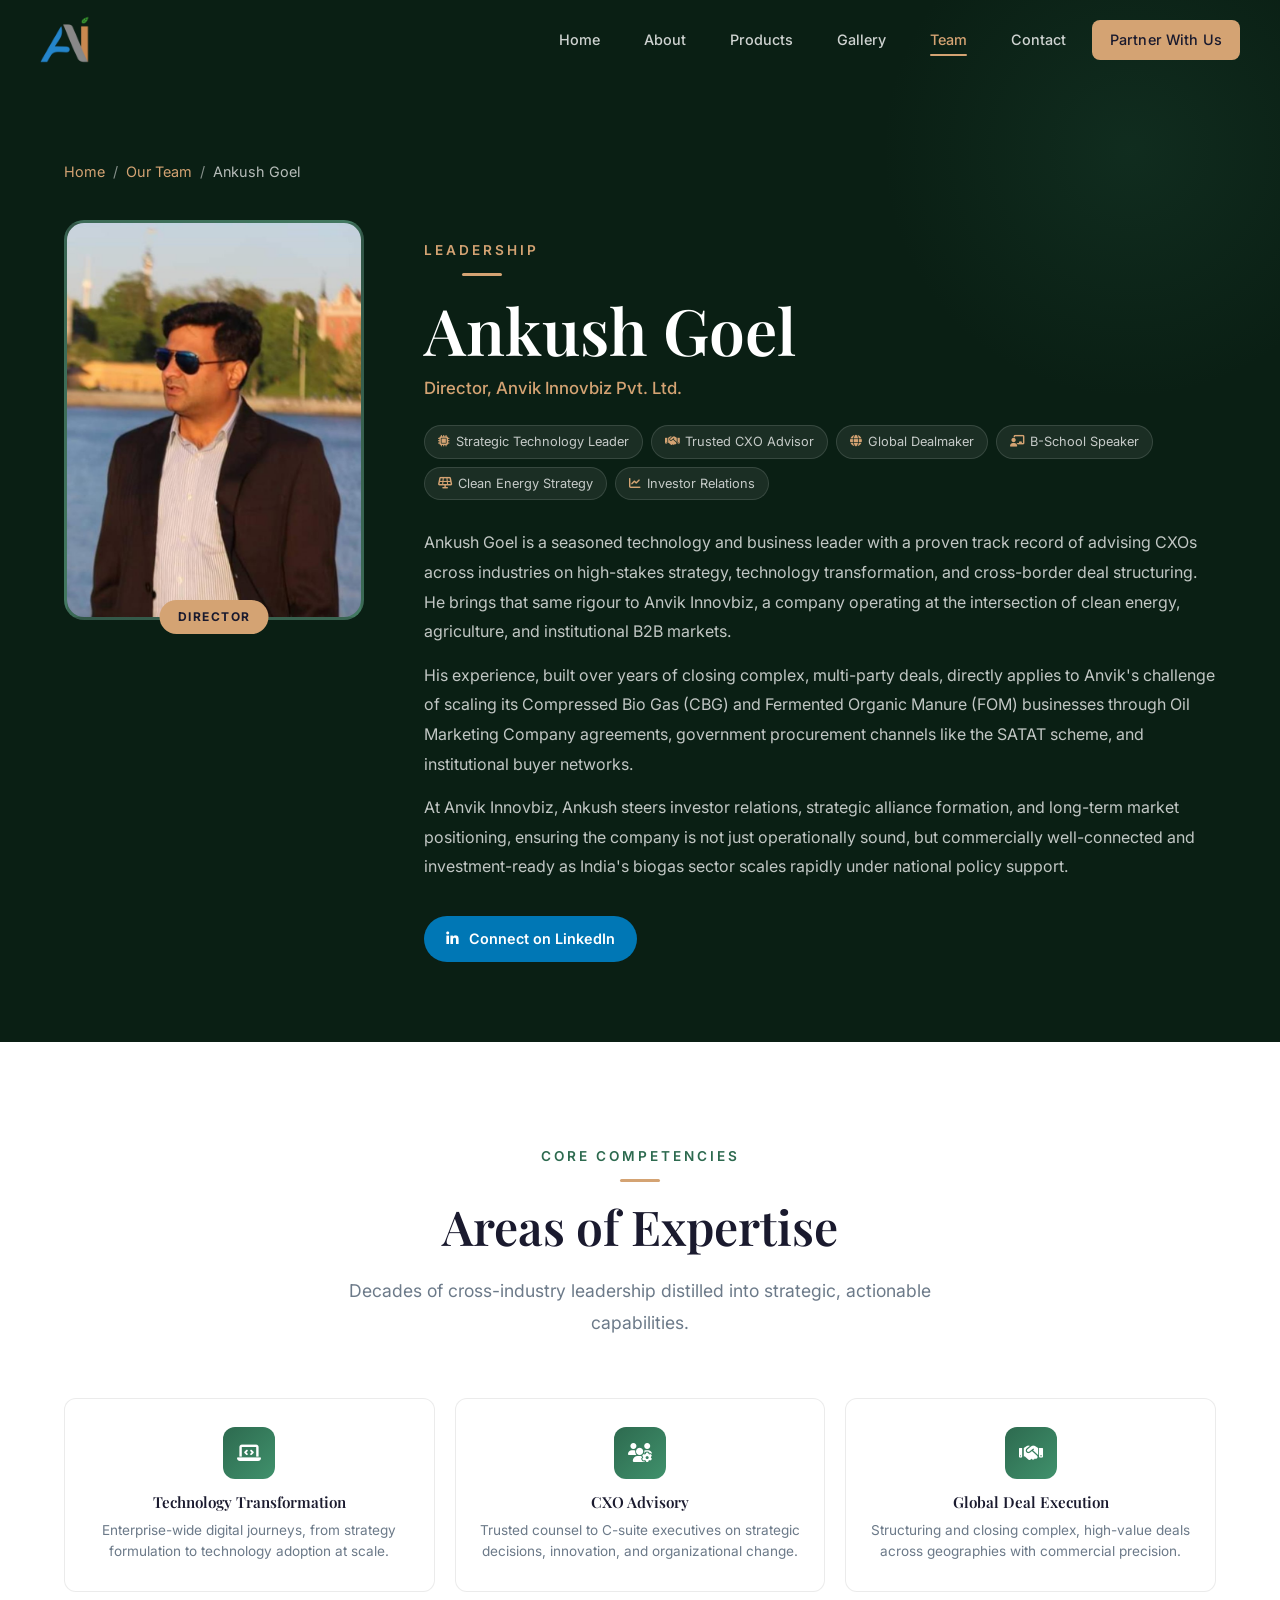
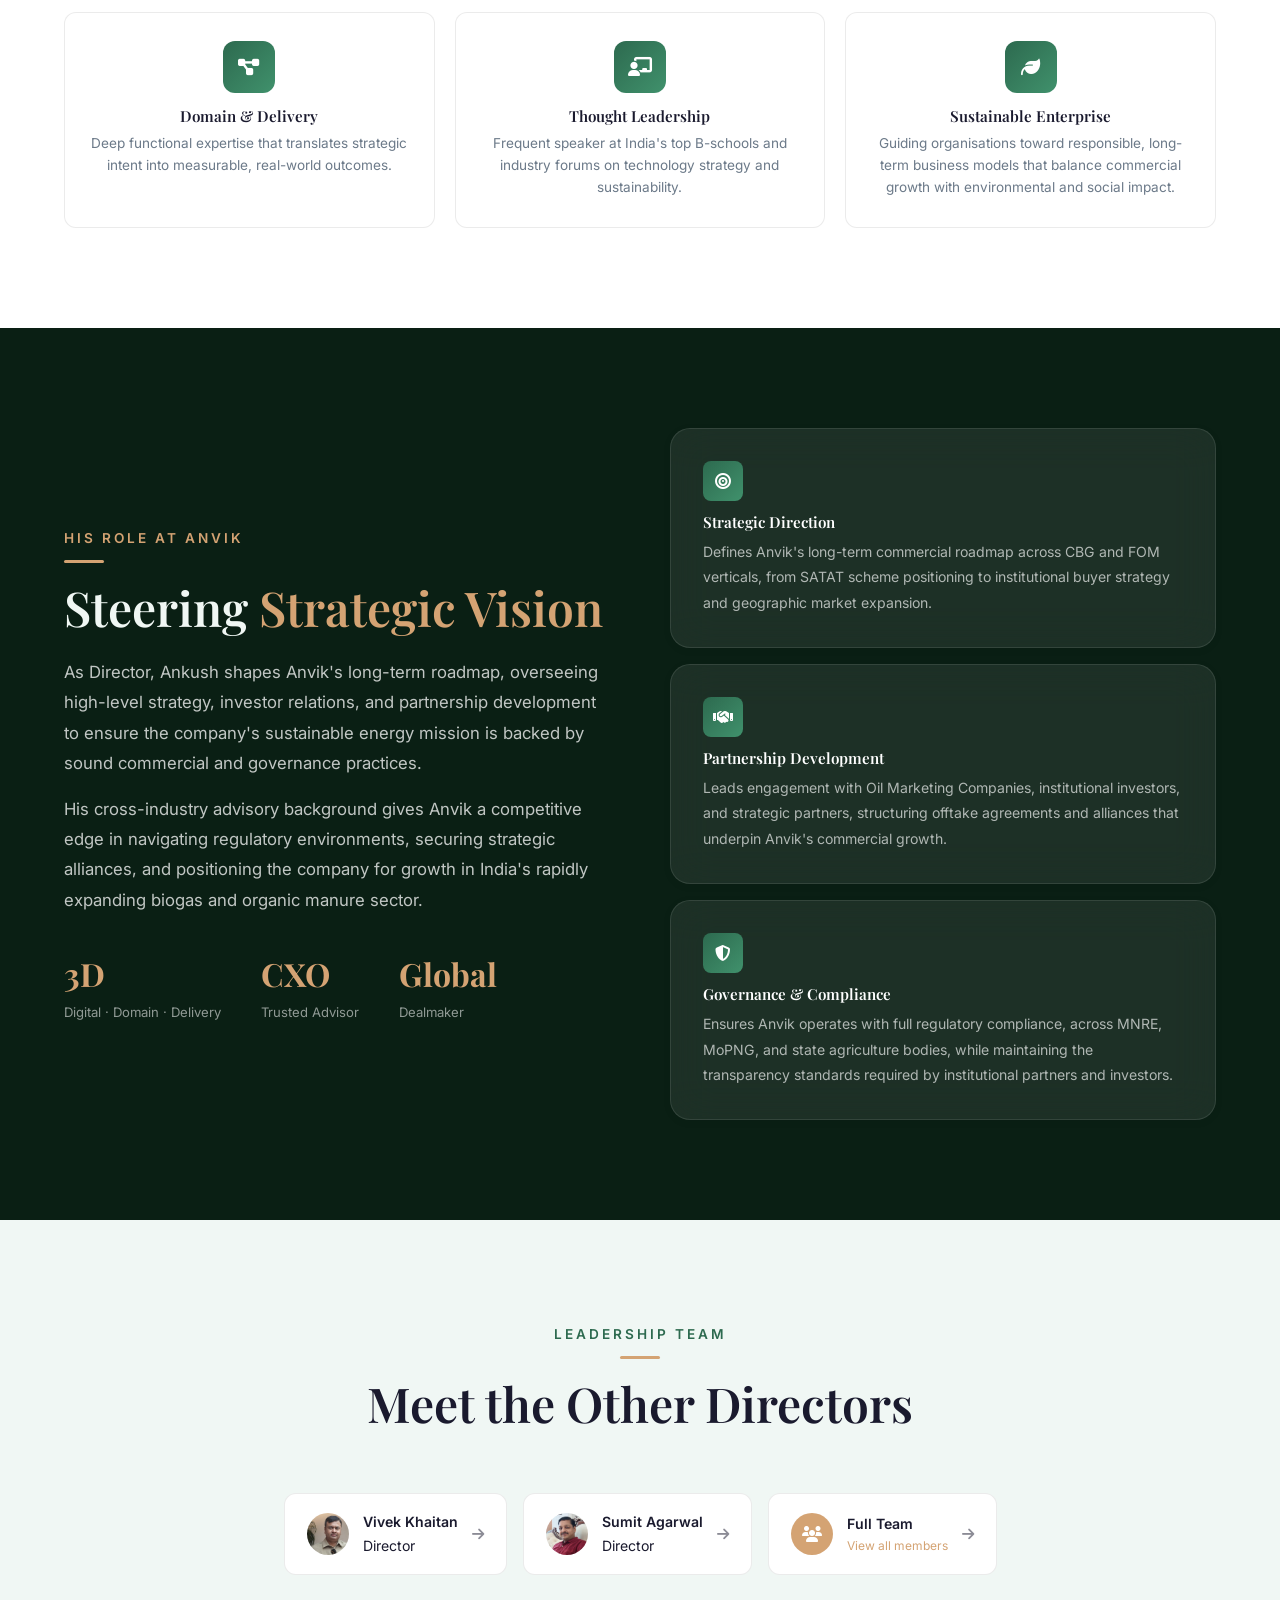
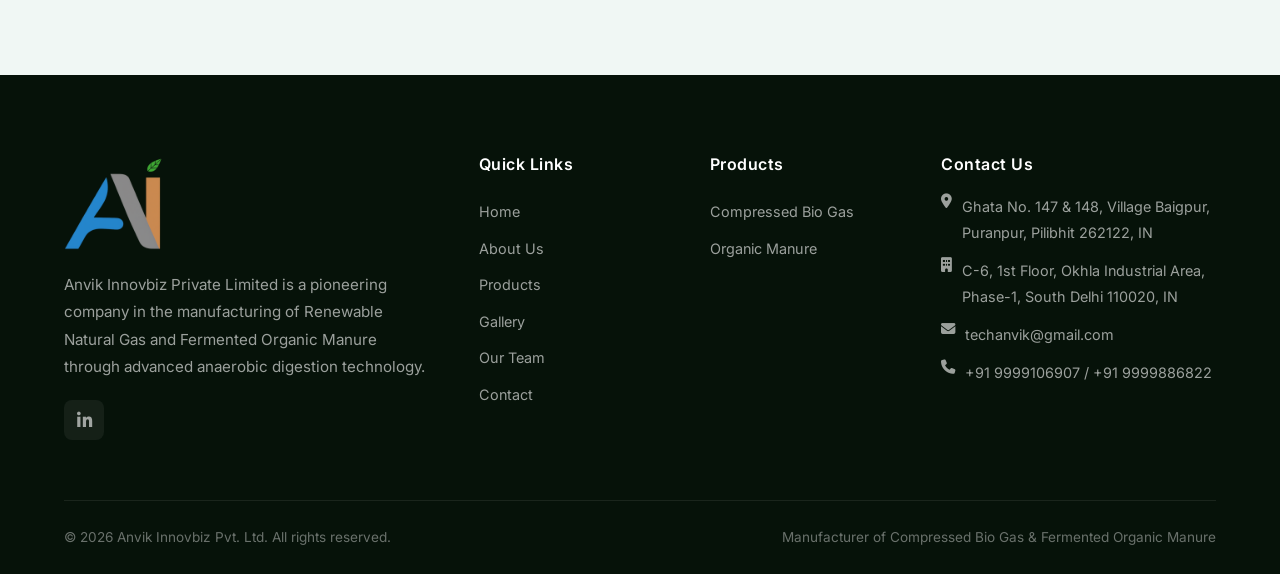
<file: directors/director-ankush-goel.html>
<!DOCTYPE html>
<html lang="en">

<head>
  <meta charset="UTF-8">
  <meta name="viewport" content="width=device-width, initial-scale=1.0">
  <title>Ankush Goel - Director, Anvik Innovbiz | Technology Leader &amp; CXO Advisor</title>
  <meta name="description"
    content="Ankush Goel is Director at Anvik Innovbiz Pvt. Ltd. — a seasoned technology and business leader, trusted CXO advisor, global dealmaker, and B-school speaker driving India's biogas sector.">
  <link rel="canonical" href="https://anvik.in/directors/director-ankush-goel.html">
  <!-- Open Graph -->
  <meta property="og:type" content="profile">
  <meta property="og:url" content="https://anvik.in/directors/director-ankush-goel.html">
  <meta property="og:site_name" content="Anvik Innovbiz">
  <meta property="og:locale" content="en_IN">
  <meta property="og:title" content="Ankush Goel - Director, Anvik Innovbiz | Technology Leader &amp; CXO Advisor">
  <meta property="og:description"
    content="Ankush Goel: technology and business leader, trusted CXO advisor, global dealmaker, B-school speaker. Director at Anvik Innovbiz driving strategy, investor relations, and clean energy partnerships.">
  <meta property="og:image" content="https://anvik.in/assets/images/biogas-plant.jpg">
  <meta property="og:image:alt" content="Ankush Goel, Director at Anvik Innovbiz">
  <!-- Twitter Card -->
  <meta name="twitter:card" content="summary_large_image">
  <meta name="twitter:title" content="Ankush Goel - Director, Anvik Innovbiz | Technology Leader &amp; CXO Advisor">
  <meta name="twitter:description"
    content="Technology leader, trusted CXO advisor, global dealmaker, B-school speaker. Director at Anvik Innovbiz driving India's biogas and organic manure sector.">
  <meta name="twitter:image" content="https://anvik.in/assets/images/biogas-plant.jpg">
  <!-- JSON-LD Person Schema -->
  <script type="application/ld+json">
  {
    "@context": "https://schema.org",
    "@graph": [
      {
        "@type": "Person",
        "@id": "https://anvik.in/directors/director-ankush-goel.html#person",
        "name": "Ankush Goel",
        "jobTitle": "Director",
        "description": "Seasoned technology and business leader, trusted CXO advisor, global dealmaker, and B-school speaker. Drives investor relations, strategic alliance formation, and long-term market positioning at Anvik Innovbiz.",
        "worksFor": { "@id": "https://anvik.in/#organization" },
        "url": "https://anvik.in/directors/director-ankush-goel.html",
        "sameAs": [
          "https://www.linkedin.com/in/goelankush03/"
        ],
        "knowsAbout": [
          "Technology Transformation",
          "CXO Advisory",
          "Global Deal Structuring",
          "Investor Relations",
          "Clean Energy Strategy",
          "Compressed Bio Gas"
        ]
      },
      {
        "@type": "ProfilePage",
        "@id": "https://anvik.in/directors/director-ankush-goel.html#webpage",
        "url": "https://anvik.in/directors/director-ankush-goel.html",
        "name": "Ankush Goel - Director, Anvik Innovbiz",
        "isPartOf": { "@id": "https://anvik.in/#website" },
        "about": { "@id": "https://anvik.in/directors/director-ankush-goel.html#person" }
      }
    ]
  }
  </script>
  <style>
    .dir-hero {
      background: var(--bg-dark);
      padding: 160px 0 80px;
      position: relative;
      overflow: hidden;
    }

    .dir-hero::before {
      content: '';
      position: absolute;
      top: -100px;
      right: -100px;
      width: 500px;
      height: 500px;
      background: radial-gradient(circle, rgba(45, 106, 79, .18), transparent 70%);
      border-radius: 50%;
    }

    .dir-profile {
      display: grid;
      grid-template-columns: 300px 1fr;
      gap: 60px;
      align-items: start;
      position: relative;
      z-index: 1;
    }

    .dir-photo {
      background: linear-gradient(135deg, var(--primary-dark), var(--primary));
      border-radius: var(--radius-lg);
      aspect-ratio: 3/4;
      display: flex;
      flex-direction: column;
      align-items: center;
      justify-content: center;
      border: 3px solid rgba(255, 255, 255, .1);
      position: relative;
      overflow: hidden;
    }

    .dir-photo img {
      width: 100%;
      height: 100%;
      object-fit: cover;
    }

    .dir-photo .photo-ph {
      display: flex;
      flex-direction: column;
      align-items: center;
      justify-content: center;
      height: 100%;
    }

    .dir-photo .photo-ph i {
      font-size: 5rem;
      color: rgba(255, 255, 255, .25);
      margin-bottom: 10px;
    }

    .dir-photo .photo-ph span {
      color: rgba(255, 255, 255, .35);
      font-size: .8rem;
    }

    .dir-badge {
      position: absolute;
      bottom: -14px;
      left: 50%;
      transform: translateX(-50%);
      background: var(--accent);
      color: var(--text-dark);
      font-size: .75rem;
      font-weight: 700;
      letter-spacing: 1.5px;
      text-transform: uppercase;
      padding: 7px 18px;
      border-radius: var(--radius-xl);
      white-space: nowrap;
    }

    .dir-info h1 {
      color: var(--text-white);
      margin-bottom: 6px;
    }

    .dir-title {
      color: var(--accent);
      font-size: 1.05rem;
      font-weight: 500;
      font-family: var(--font-body);
      margin-bottom: 22px;
    }

    .dir-tags {
      display: flex;
      flex-wrap: wrap;
      gap: 8px;
      margin-bottom: 28px;
    }

    .dir-tag {
      display: inline-flex;
      align-items: center;
      gap: 6px;
      padding: 5px 13px;
      background: rgba(255, 255, 255, .07);
      border: 1px solid rgba(255, 255, 255, .12);
      border-radius: var(--radius-xl);
      color: rgba(255, 255, 255, .75);
      font-size: .8rem;
    }

    .dir-tag i {
      color: var(--accent);
      font-size: .72rem;
    }

    .dir-bio p {
      color: rgba(255, 255, 255, .75);
      font-size: 1rem;
      line-height: 1.85;
      margin-bottom: 14px;
    }

    .dir-linkedin {
      display: inline-flex;
      align-items: center;
      gap: 10px;
      margin-top: 20px;
      padding: 11px 22px;
      background: #0077B5;
      color: white;
      border-radius: var(--radius-xl);
      font-size: .9rem;
      font-weight: 600;
      transition: var(--transition-base);
    }

    .dir-linkedin:hover {
      background: #005f91;
      transform: translateY(-2px);
    }

    .exp-grid {
      display: grid;
      grid-template-columns: repeat(3, 1fr);
      gap: 20px;
    }

    .exp-card {
      background: var(--bg-white);
      border: 1px solid var(--border-dark);
      border-radius: var(--radius-md);
      padding: 28px 22px;
      text-align: center;
      transition: var(--transition-base);
    }

    .exp-card:hover {
      transform: translateY(-4px);
      box-shadow: var(--shadow-md);
      border-color: var(--primary-light);
    }

    .exp-icon {
      width: 52px;
      height: 52px;
      background: linear-gradient(135deg, var(--primary), var(--primary-light));
      border-radius: var(--radius-md);
      display: flex;
      align-items: center;
      justify-content: center;
      font-size: 1.2rem;
      color: white;
      margin: 0 auto 14px;
    }

    .exp-card h4 {
      font-size: .95rem;
      margin-bottom: 8px;
    }

    .exp-card p {
      font-size: .85rem;
      color: var(--text-muted);
      line-height: 1.6;
    }

    .peer-row {
      display: flex;
      gap: 16px;
      justify-content: center;
      flex-wrap: wrap;
    }

    .peer-link {
      display: flex;
      align-items: center;
      gap: 14px;
      padding: 16px 22px;
      background: var(--bg-white);
      border: 1px solid var(--border-dark);
      border-radius: var(--radius-md);
      color: var(--text-dark);
      font-size: .88rem;
      transition: var(--transition-base);
      min-width: 210px;
    }

    .peer-link:hover {
      background: rgba(45, 106, 79, .06);
      border-color: var(--accent);
      color: var(--text-dark);
      transform: translateY(-2px);
    }

    .peer-av {
      width: 42px;
      height: 42px;
      border-radius: 50%;
      background: linear-gradient(135deg, var(--primary), var(--primary-light));
      display: flex;
      align-items: center;
      justify-content: center;
      color: white;
      font-size: 1rem;
      flex-shrink: 0;
      overflow: hidden;
    }

    .peer-av img {
      width: 100%;
      height: 100%;
      object-fit: cover;
    }

    .peer-name {
      font-weight: 600;
      color: var(--text-dark);
      display: block;
    }

    .peer-role {
      font-size: .75rem;
      color: var(--accent);
      display: block;
    }

    @media(max-width:900px) {
      .dir-profile {
        grid-template-columns: 1fr;
      }

      .exp-grid {
        grid-template-columns: repeat(2, 1fr);
      }
    }

    @media(max-width:580px) {
      .exp-grid {
        grid-template-columns: 1fr;
      }
    }
  </style>
  <link rel="stylesheet" href="../styles.css">
  <link rel="stylesheet" href="https://cdnjs.cloudflare.com/ajax/libs/font-awesome/6.5.1/css/all.min.css">
  <link rel="icon" href="../assets/images/logo-noText.png" type="image/png">
</head>

<body>

  <nav class="navbar" id="navbar">
    <div class="nav-container">
      <a href="../index.html" class="nav-logo">
        <img src="../assets/images/logo-noText.png" alt="Anvik Innovbiz Logo">
        <!-- <span>Anvik</span> -->
      </a>
      <div class="nav-links" id="nav-links">
        <a href="../index.html">Home</a>
        <a href="../about.html">About</a>
        <a href="../products.html">Products</a>
        <a href="../gallery.html">Gallery</a>
        <a href="../team.html" class="active">Team</a>
        <a href="../contact.html">Contact</a>
        <a href="contact.html" class="nav-cta">Partner With Us</a>
      </div>
      <button class="nav-toggle" id="nav-toggle" aria-label="Toggle navigation">
        <span></span><span></span><span></span>
      </button>
    </div>
  </nav>

  <section class="dir-hero">
    <div class="container">
      <div class="breadcrumb" style="margin-bottom:36px;">
        <a href="../index.html">Home</a><span>/</span>
        <a href="../team.html">Our Team</a><span>/</span>
        <span style="color:rgba(255,255,255,.7);">Ankush Goel</span>
      </div>
      <div class="dir-profile">
        <div class="reveal-left" style="position:relative;">
          <div class="dir-photo">
            <img src="../assets/images/team/member-1.jpg" alt="Ankush Goel"
              onerror="this.style.display='none'; document.querySelector('.photo-ph').style.display='flex';">
            <div class="photo-ph" style="display:none; position:absolute; inset:0;">
              <i class="fas fa-user"></i>
              <span>Photo Coming Soon</span>
            </div>
          </div>
          <div class="dir-badge">Director</div>
        </div>
        <div class="dir-info reveal-right" style="padding-top:16px;">
          <div class="section-label" style="color:var(--accent);text-align:left;">Leadership</div>
          <h1>Ankush Goel</h1>
          <div class="dir-title">Director, Anvik Innovbiz Pvt. Ltd.</div>
          <div class="dir-tags">
            <span class="dir-tag"><i class="fas fa-microchip"></i> Strategic Technology Leader</span>
            <span class="dir-tag"><i class="fas fa-handshake"></i> Trusted CXO Advisor</span>
            <span class="dir-tag"><i class="fas fa-globe"></i> Global Dealmaker</span>
            <span class="dir-tag"><i class="fas fa-chalkboard-teacher"></i> B-School Speaker</span>
            <span class="dir-tag"><i class="fas fa-solar-panel"></i> Clean Energy Strategy</span>
            <span class="dir-tag"><i class="fas fa-chart-line"></i> Investor Relations</span>
          </div>
          <div class="dir-bio">
            <p>Ankush Goel is a seasoned technology and business leader with a proven track record of advising CXOs
              across industries on high-stakes strategy, technology transformation, and cross-border deal structuring.
              He brings that same rigour to Anvik Innovbiz, a company operating at the intersection of clean energy,
              agriculture, and institutional B2B markets.</p>
            <p>His experience, built over years of closing complex, multi-party deals, directly applies to Anvik's
              challenge of scaling its Compressed Bio Gas (CBG) and Fermented Organic Manure (FOM) businesses through
              Oil Marketing Company agreements, government procurement channels like the SATAT scheme, and institutional
              buyer networks.</p>
            <p>At Anvik Innovbiz, Ankush steers investor relations, strategic alliance formation, and long-term market
              positioning, ensuring the company is not just operationally sound, but commercially well-connected and
              investment-ready as India's biogas sector scales rapidly under national policy support.</p>
          </div>
          <a href="https://www.linkedin.com/in/goelankush03/" target="_blank" class="dir-linkedin">
            <i class="fab fa-linkedin-in"></i> Connect on LinkedIn
          </a>
        </div>
      </div>
    </div>
  </section>

  <section class="section">
    <div class="container">
      <div class="section-header reveal">
        <div class="section-label">Core Competencies</div>
        <h2>Areas of Expertise</h2>
        <p>Decades of cross-industry leadership distilled into strategic, actionable capabilities.</p>
      </div>
      <div class="exp-grid">
        <div class="exp-card reveal">
          <div class="exp-icon"><i class="fas fa-laptop-code"></i></div>
          <h4>Technology Transformation</h4>
          <p>Enterprise-wide digital journeys, from strategy formulation to technology adoption at scale.</p>
        </div>
        <div class="exp-card reveal">
          <div class="exp-icon"><i class="fas fa-users-cog"></i></div>
          <h4>CXO Advisory</h4>
          <p>Trusted counsel to C-suite executives on strategic decisions, innovation, and organizational change.</p>
        </div>
        <div class="exp-card reveal">
          <div class="exp-icon"><i class="fas fa-handshake"></i></div>
          <h4>Global Deal Execution</h4>
          <p>Structuring and closing complex, high-value deals across geographies with commercial precision.</p>
        </div>

        <div class="exp-card reveal">
          <div class="exp-icon"><i class="fas fa-project-diagram"></i></div>
          <h4>Domain &amp; Delivery</h4>
          <p>Deep functional expertise that translates strategic intent into measurable, real-world outcomes.</p>
        </div>
        <div class="exp-card reveal">
          <div class="exp-icon"><i class="fas fa-chalkboard-teacher"></i></div>
          <h4>Thought Leadership</h4>
          <p>Frequent speaker at India's top B-schools and industry forums on technology strategy and sustainability.
          </p>
        </div>
        <div class="exp-card reveal">
          <div class="exp-icon"><i class="fas fa-leaf"></i></div>
          <h4>Sustainable Enterprise</h4>
          <p>Guiding organisations toward responsible, long-term business models that balance commercial growth with
            environmental and social impact.</p>
        </div>
      </div>
    </div>
  </section>

  <section class="section section-dark">
    <div class="container">
      <div class="about-grid">
        <div class="about-text reveal-left">
          <div class="section-label" style="color:var(--accent);text-align:left;">His Role at Anvik</div>
          <h2>Steering <span style="color:var(--accent);">Strategic Vision</span></h2>
          <p style="color:rgba(255,255,255,.75);">As Director, Ankush shapes Anvik's long-term roadmap, overseeing
            high-level strategy, investor relations, and partnership development to ensure the company's sustainable
            energy mission is backed by sound commercial and governance practices.</p>
          <p style="color:rgba(255,255,255,.75);">His cross-industry advisory background gives Anvik a competitive edge
            in navigating regulatory environments, securing strategic alliances, and positioning the company for growth
            in India's rapidly expanding biogas and organic manure sector.</p>
          <div style="display:flex; gap:40px; margin-top:32px; flex-wrap:wrap;">
            <div>
              <div style="font-family:var(--font-heading);font-size:2rem;color:var(--accent);font-weight:700;">3D</div>
              <div style="color:rgba(255,255,255,.55);font-size:.82rem;">Digital · Domain · Delivery</div>
            </div>
            <div>
              <div style="font-family:var(--font-heading);font-size:2rem;color:var(--accent);font-weight:700;">CXO</div>
              <div style="color:rgba(255,255,255,.55);font-size:.82rem;">Trusted Advisor</div>
            </div>
            <div>
              <div style="font-family:var(--font-heading);font-size:2rem;color:var(--accent);font-weight:700;">Global
              </div>
              <div style="color:rgba(255,255,255,.55);font-size:.82rem;">Dealmaker</div>
            </div>
          </div>
        </div>
        <div class="reveal-right" style="display:flex;flex-direction:column;gap:16px;">
          <div class="card card-glass">
            <div class="card-body">
              <div
                style="width:40px;height:40px;background:linear-gradient(135deg,var(--primary),var(--primary-light));border-radius:8px;display:flex;align-items:center;justify-content:center;margin-bottom:12px;">
                <i class="fas fa-bullseye" style="color:white;font-size:1rem;"></i>
              </div>
              <h4 style="color:var(--text-white);font-size:.95rem;margin-bottom:8px;">Strategic Direction</h4>
              <p style="color:rgba(255,255,255,.65);font-size:.88rem;">Defines Anvik's long-term commercial roadmap
                across CBG and FOM verticals, from SATAT scheme positioning to institutional buyer strategy and
                geographic market expansion.</p>
            </div>
          </div>
          <div class="card card-glass">
            <div class="card-body">
              <div
                style="width:40px;height:40px;background:linear-gradient(135deg,var(--primary),var(--primary-light));border-radius:8px;display:flex;align-items:center;justify-content:center;margin-bottom:12px;">
                <i class="fas fa-handshake" style="color:white;font-size:1rem;"></i>
              </div>
              <h4 style="color:var(--text-white);font-size:.95rem;margin-bottom:8px;">Partnership Development</h4>
              <p style="color:rgba(255,255,255,.65);font-size:.88rem;">Leads engagement with Oil Marketing Companies,
                institutional investors, and strategic partners, structuring offtake agreements and alliances that
                underpin Anvik's commercial growth.</p>
            </div>
          </div>
          <div class="card card-glass">
            <div class="card-body">
              <div
                style="width:40px;height:40px;background:linear-gradient(135deg,var(--primary),var(--primary-light));border-radius:8px;display:flex;align-items:center;justify-content:center;margin-bottom:12px;">
                <i class="fas fa-shield-alt" style="color:white;font-size:1rem;"></i>
              </div>
              <h4 style="color:var(--text-white);font-size:.95rem;margin-bottom:8px;">Governance &amp; Compliance</h4>
              <p style="color:rgba(255,255,255,.65);font-size:.88rem;">Ensures Anvik operates with full regulatory
                compliance, across MNRE, MoPNG, and state agriculture bodies, while maintaining the transparency
                standards required by institutional partners and investors.</p>
            </div>
          </div>
        </div>
      </div>
    </div>
  </section>

  <section class="section section-alt">
    <div class="container">
      <div class="section-header reveal">
        <div class="section-label">Leadership Team</div>
        <h2>Meet the Other Directors</h2>
      </div>
      <div class="peer-row">
        <a href="director-vivek-khaitan.html" class="peer-link">
          <div class="peer-av"><img src="../assets/images/team/member-2.jpg" alt="Vivek Khaitan"
              onerror="this.outerHTML='<div class=\'peer-av\'><i class=\'fas fa-user\'></i></div>'"></div>
          <div><span class="peer-name">Vivek Khaitan</span><span class="peer-role-txt">Director</span></div>
          <i class="fas fa-arrow-right" style="margin-left:auto;opacity:.5;"></i>
        </a>
        <a href="director-sumit-agarwal.html" class="peer-link">
          <div class="peer-av"><img src="../assets/images/team/member-3.jpg" alt="Sumit Agarwal"
              onerror="this.outerHTML='<div class=\'peer-av\'><i class=\'fas fa-user\'></i></div>'"></div>
          <div><span class="peer-name">Sumit Agarwal</span><span class="peer-role-txt">Director</span></div>
          <i class="fas fa-arrow-right" style="margin-left:auto;opacity:.5;"></i>
        </a>
        <a href="../team.html" class="peer-link">
          <div class="peer-av" style="background:var(--accent);"><i class="fas fa-users"></i></div>
          <div><span class="peer-name">Full Team</span><span class="peer-role">View all members</span></div>
          <i class="fas fa-arrow-right" style="margin-left:auto;opacity:.5;"></i>
        </a>
      </div>
    </div>
  </section>

  <footer class="footer">
    <div class="container">
      <div class="footer-grid">
        <div class="footer-brand">
          <img src="../assets/images/logo-noText.png" alt="Anvik Innovbiz Logo">
          <p>Anvik Innovbiz Private Limited is a pioneering company in the manufacturing of Renewable Natural Gas and
            Fermented Organic Manure through advanced anaerobic digestion technology.</p>
          <div class="footer-social" style="margin-top:20px;">
            <a href="https://www.linkedin.com/company/anvik-innovbiz-private-limited/" target="_blank"
              aria-label="LinkedIn"><i class="fab fa-linkedin-in"></i></a>
          </div>
        </div>
        <div>
          <h4>Quick Links</h4>
          <div class="footer-links">
            <a href="../index.html">Home</a><a href="../about.html">About Us</a>
            <a href="../products.html">Products</a><a href="../gallery.html">Gallery</a>
            <a href="../team.html">Our Team</a><a href="../contact.html">Contact</a>
          </div>
        </div>
        <div>
          <h4>Products</h4>
          <div class="footer-links">
            <a href="../products.html">Compressed Bio Gas</a>
            <a href="../products.html">Organic Manure</a>
          </div>
        </div>
        <div>
          <h4>Contact Us</h4>
          <div class="footer-contact">
            <p><i class="fas fa-map-marker-alt"></i> Ghata No. 147 & 148, Village Baigpur, Puranpur, Pilibhit 262122, IN
            </p>
            <p><i class="fas fa-building"></i> C-6, 1st Floor, Okhla Industrial Area, Phase-1, South Delhi 110020, IN
            </p>
            <p><i class="fas fa-envelope"></i> techanvik@gmail.com</p>
            <p><i class="fas fa-phone"></i> +91 9999106907 / +91 9999886822</p>
          </div>
        </div>
      </div>
      <div class="footer-bottom">
        <p>&copy; 2026 Anvik Innovbiz Pvt. Ltd. All rights reserved.</p>
        <p>Manufacturer of Compressed Bio Gas &amp; Fermented Organic Manure</p>
      </div>
    </div>
  </footer>

  <script src="../main.js"></script>
</body>

</html>
</file>
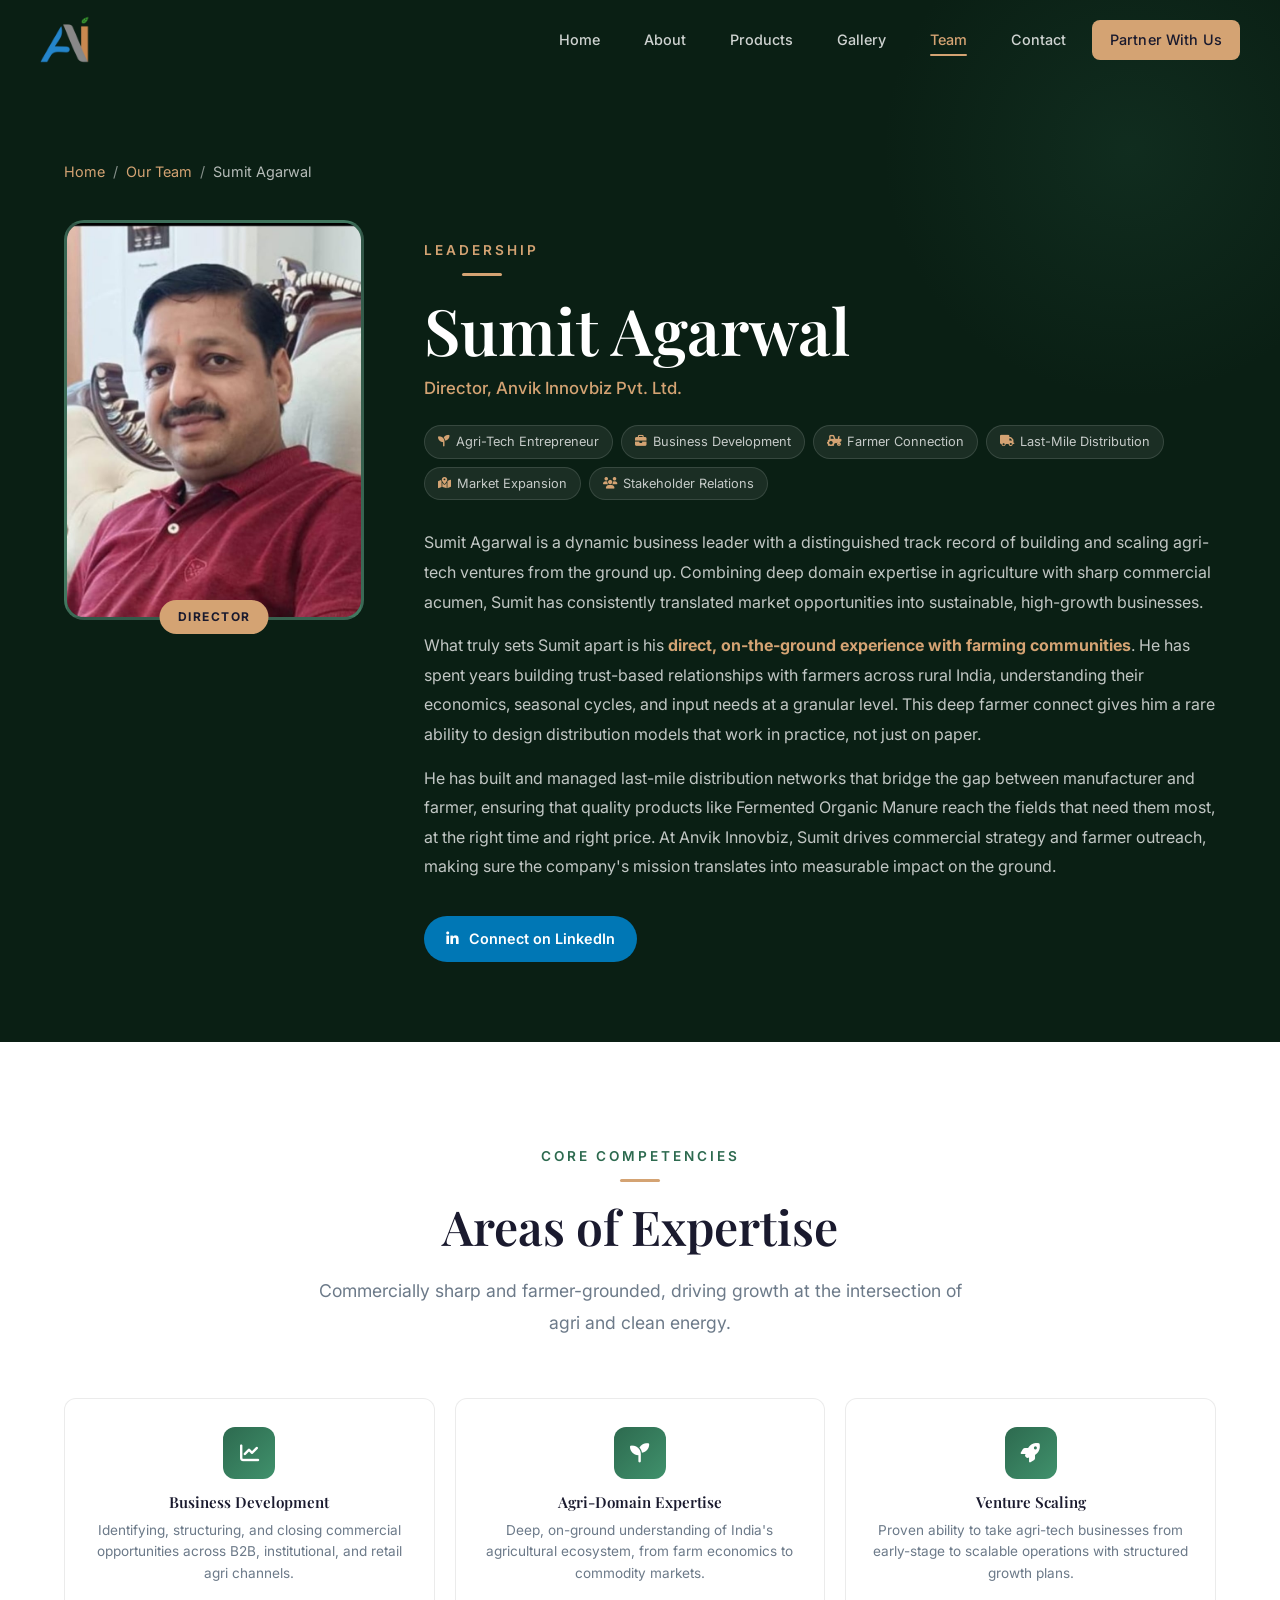
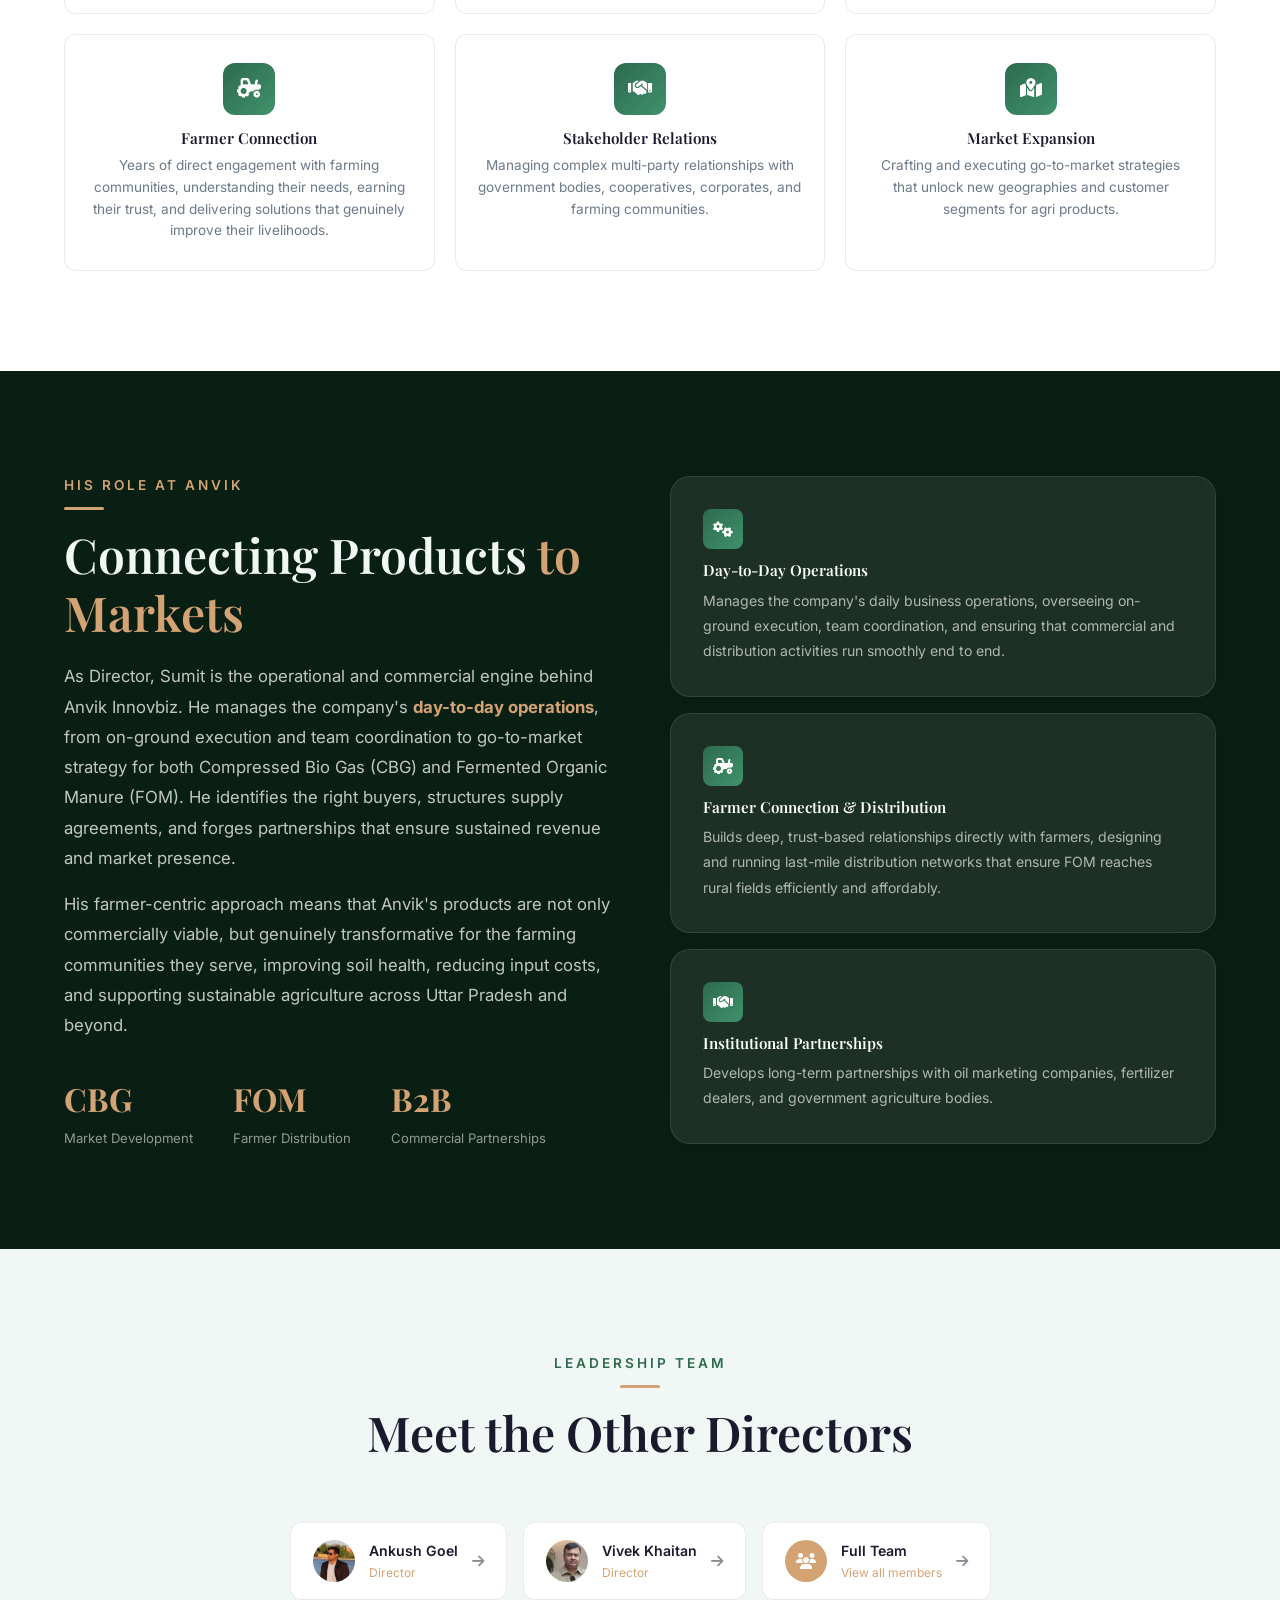
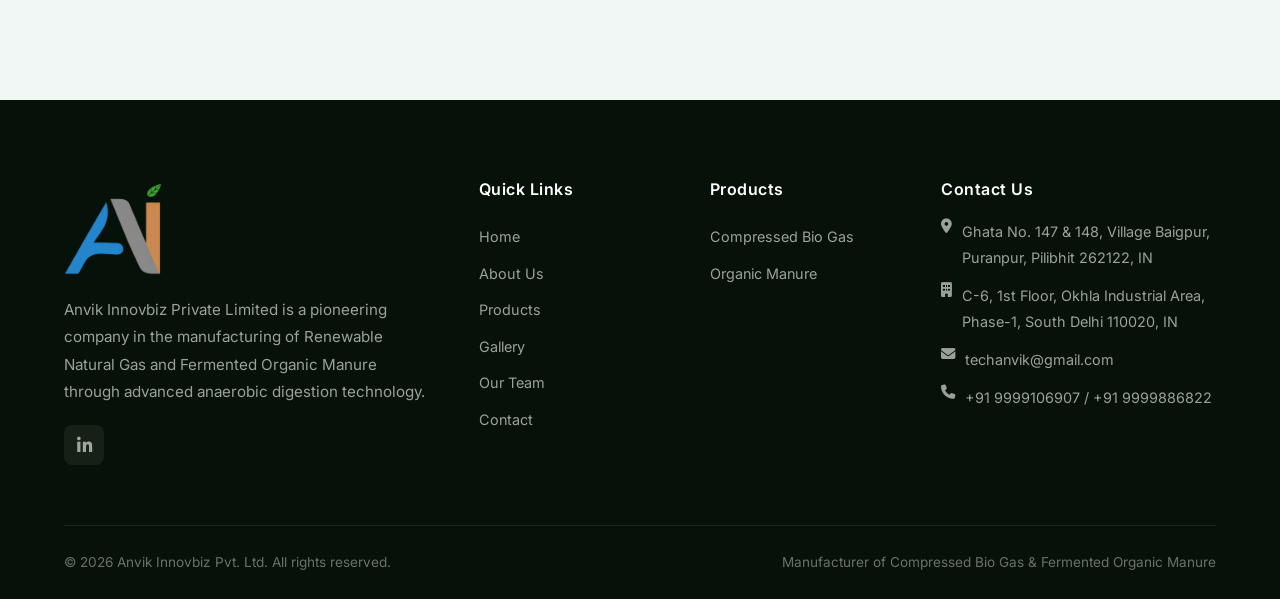
<file: directors/director-sumit-agarwal.html>
<!DOCTYPE html>
<html lang="en">

<head>
  <meta charset="UTF-8">
  <meta name="viewport" content="width=device-width, initial-scale=1.0">
  <title>Sumit Agarwal - Director, Anvik Innovbiz | Agri-Tech Entrepreneur &amp; Business Leader</title>
  <meta name="description"
    content="Sumit Agarwal is Director at Anvik Innovbiz — an agri-tech entrepreneur with deep farmer connect, last-mile distribution expertise, and commercial leadership in India's agricultural ecosystem.">
  <link rel="canonical" href="https://anvik.in/directors/director-sumit-agarwal.html">
  <!-- Open Graph -->
  <meta property="og:type" content="profile">
  <meta property="og:url" content="https://anvik.in/directors/director-sumit-agarwal.html">
  <meta property="og:site_name" content="Anvik Innovbiz">
  <meta property="og:locale" content="en_IN">
  <meta property="og:title" content="Sumit Agarwal - Director, Anvik Innovbiz | Agri-Tech Entrepreneur">
  <meta property="og:description"
    content="Sumit Agarwal: agri-tech entrepreneur, business development leader, farmer connect expert, and last-mile distribution builder. Director at Anvik Innovbiz driving commercial strategy and FOM outreach.">
  <meta property="og:image" content="https://anvik.in/assets/images/biogas-plant.jpg">
  <meta property="og:image:alt" content="Sumit Agarwal, Director at Anvik Innovbiz">
  <!-- Twitter Card -->
  <meta name="twitter:card" content="summary_large_image">
  <meta name="twitter:title" content="Sumit Agarwal - Director, Anvik Innovbiz | Agri-Tech Entrepreneur">
  <meta name="twitter:description"
    content="Agri-tech entrepreneur, farmer connect expert, and last-mile distribution builder. Director at Anvik Innovbiz driving commercial strategy and FOM outreach across rural India.">
  <meta name="twitter:image" content="https://anvik.in/assets/images/biogas-plant.jpg">
  <!-- JSON-LD Person Schema -->
  <script type="application/ld+json">
  {
    "@context": "https://schema.org",
    "@graph": [
      {
        "@type": "Person",
        "@id": "https://anvik.in/directors/director-sumit-agarwal.html#person",
        "name": "Sumit Agarwal",
        "jobTitle": "Director",
        "description": "Dynamic agri-tech entrepreneur with deep farmer connect and last-mile distribution expertise. Drives commercial strategy, business development, and farmer outreach at Anvik Innovbiz.",
        "worksFor": { "@id": "https://anvik.in/#organization" },
        "url": "https://anvik.in/directors/director-sumit-agarwal.html",
        "knowsAbout": [
          "Agri-Tech Business Development",
          "Last-Mile Distribution",
          "Farmer Outreach",
          "Agricultural Supply Chain",
          "Organic Manure",
          "Rural Market Expansion"
        ]
      },
      {
        "@type": "ProfilePage",
        "@id": "https://anvik.in/directors/director-sumit-agarwal.html#webpage",
        "url": "https://anvik.in/directors/director-sumit-agarwal.html",
        "name": "Sumit Agarwal - Director, Anvik Innovbiz",
        "isPartOf": { "@id": "https://anvik.in/#website" },
        "about": { "@id": "https://anvik.in/directors/director-sumit-agarwal.html#person" }
      }
    ]
  }
  </script>
  <link rel="stylesheet" href="../styles.css">
  <link rel="stylesheet" href="https://cdnjs.cloudflare.com/ajax/libs/font-awesome/6.5.1/css/all.min.css">
  <link rel="icon" href="../assets/images/logo-noText.png" type="image/png">
  <style>
    .dir-hero {
      background: var(--bg-dark);
      padding: 160px 0 80px;
      position: relative;
      overflow: hidden;
    }

    .dir-hero::before {
      content: '';
      position: absolute;
      top: -100px;
      right: -100px;
      width: 500px;
      height: 500px;
      background: radial-gradient(circle, rgba(45, 106, 79, .18), transparent 70%);
      border-radius: 50%;
    }

    .dir-profile {
      display: grid;
      grid-template-columns: 300px 1fr;
      gap: 60px;
      align-items: start;
      position: relative;
      z-index: 1;
    }

    .dir-photo {
      background: linear-gradient(135deg, var(--primary-dark), var(--primary));
      border-radius: var(--radius-lg);
      aspect-ratio: 3/4;
      display: flex;
      flex-direction: column;
      align-items: center;
      justify-content: center;
      border: 3px solid rgba(255, 255, 255, .1);
      position: relative;
      overflow: hidden;
    }

    .dir-photo img {
      width: 100%;
      height: 100%;
      object-fit: cover;
      position: absolute;
      inset: 0;
    }

    .dir-photo .photo-ph {
      display: flex;
      flex-direction: column;
      align-items: center;
      justify-content: center;
      height: 100%;
    }

    .dir-photo .photo-ph i {
      font-size: 5rem;
      color: rgba(255, 255, 255, .25);
      margin-bottom: 10px;
    }

    .dir-photo .photo-ph span {
      color: rgba(255, 255, 255, .35);
      font-size: .8rem;
    }

    .dir-badge {
      position: absolute;
      bottom: -14px;
      left: 50%;
      transform: translateX(-50%);
      background: var(--accent);
      color: var(--text-dark);
      font-size: .75rem;
      font-weight: 700;
      letter-spacing: 1.5px;
      text-transform: uppercase;
      padding: 7px 18px;
      border-radius: var(--radius-xl);
      white-space: nowrap;
    }

    .dir-info h1 {
      color: var(--text-white);
      margin-bottom: 6px;
    }

    .dir-title {
      color: var(--accent);
      font-size: 1.05rem;
      font-weight: 500;
      font-family: var(--font-body);
      margin-bottom: 22px;
    }

    .dir-tags {
      display: flex;
      flex-wrap: wrap;
      gap: 8px;
      margin-bottom: 28px;
    }

    .dir-tag {
      display: inline-flex;
      align-items: center;
      gap: 6px;
      padding: 5px 13px;
      background: rgba(255, 255, 255, .07);
      border: 1px solid rgba(255, 255, 255, .12);
      border-radius: var(--radius-xl);
      color: rgba(255, 255, 255, .75);
      font-size: .8rem;
    }

    .dir-tag i {
      color: var(--accent);
      font-size: .72rem;
    }

    .dir-bio p {
      color: rgba(255, 255, 255, .75);
      font-size: 1rem;
      line-height: 1.85;
      margin-bottom: 14px;
    }

    .dir-linkedin {
      display: inline-flex;
      align-items: center;
      gap: 10px;
      margin-top: 20px;
      padding: 11px 22px;
      background: #0077B5;
      color: white;
      border-radius: var(--radius-xl);
      font-size: .9rem;
      font-weight: 600;
      transition: var(--transition-base);
    }

    .dir-linkedin:hover {
      background: #005f91;
      transform: translateY(-2px);
    }

    .exp-grid {
      display: grid;
      grid-template-columns: repeat(3, 1fr);
      gap: 20px;
    }

    .exp-card {
      background: var(--bg-white);
      border: 1px solid var(--border-dark);
      border-radius: var(--radius-md);
      padding: 28px 22px;
      text-align: center;
      transition: var(--transition-base);
    }

    .exp-card:hover {
      transform: translateY(-4px);
      box-shadow: var(--shadow-md);
      border-color: var(--primary-light);
    }

    .exp-icon {
      width: 52px;
      height: 52px;
      background: linear-gradient(135deg, var(--primary), var(--primary-light));
      border-radius: var(--radius-md);
      display: flex;
      align-items: center;
      justify-content: center;
      font-size: 1.2rem;
      color: white;
      margin: 0 auto 14px;
    }

    .exp-card h4 {
      font-size: .95rem;
      margin-bottom: 8px;
    }

    .exp-card p {
      font-size: .85rem;
      color: var(--text-muted);
      line-height: 1.6;
    }

    .peer-row {
      display: flex;
      gap: 16px;
      justify-content: center;
      flex-wrap: wrap;
    }

    .peer-link {
      display: flex;
      align-items: center;
      gap: 14px;
      padding: 16px 22px;
      background: var(--bg-white);
      border: 1px solid var(--border-dark);
      border-radius: var(--radius-md);
      color: var(--text-dark);
      font-size: .88rem;
      transition: var(--transition-base);
      min-width: 210px;
    }

    .peer-link:hover {
      background: rgba(45, 106, 79, .06);
      border-color: var(--accent);
      color: var(--text-dark);
      transform: translateY(-2px);
    }

    .peer-av {
      width: 42px;
      height: 42px;
      border-radius: 50%;
      background: linear-gradient(135deg, var(--primary), var(--primary-light));
      display: flex;
      align-items: center;
      justify-content: center;
      color: white;
      font-size: 1rem;
      flex-shrink: 0;
      overflow: hidden;
    }

    .peer-av img {
      width: 100%;
      height: 100%;
      object-fit: cover;
    }

    .peer-name {
      font-weight: 600;
      color: var(--text-dark);
      display: block;
    }

    .peer-role-txt {
      font-size: .75rem;
      color: var(--accent);
      display: block;
    }

    @media(max-width:900px) {
      .dir-profile {
        grid-template-columns: 1fr;
      }

      .exp-grid {
        grid-template-columns: repeat(2, 1fr);
      }
    }

    @media(max-width:580px) {
      .exp-grid {
        grid-template-columns: 1fr;
      }
    }
  </style>
</head>

<body>

  <nav class="navbar" id="navbar">
    <div class="nav-container">
      <a href="../index.html" class="nav-logo">
        <img src="../assets/images/logo-noText.png" alt="Anvik Innovbiz Logo">
        <!-- <span>Anvik</span> -->
      </a>
      <div class="nav-links" id="nav-links">
        <a href="../index.html">Home</a>
        <a href="../about.html">About</a>
        <a href="../products.html">Products</a>
        <a href="../gallery.html">Gallery</a>
        <a href="../team.html" class="active">Team</a>
        <a href="../contact.html">Contact</a>
        <a href="contact.html" class="nav-cta">Partner With Us</a>
      </div>
      <button class="nav-toggle" id="nav-toggle" aria-label="Toggle navigation">
        <span></span><span></span><span></span>
      </button>
    </div>
  </nav>

  <section class="dir-hero">
    <div class="container">
      <div class="breadcrumb" style="margin-bottom:36px;">
        <a href="../index.html">Home</a><span>/</span>
        <a href="../team.html">Our Team</a><span>/</span>
        <span style="color:rgba(255,255,255,.7);">Sumit Agarwal</span>
      </div>
      <div class="dir-profile">
        <div class="reveal-left" style="position:relative;">
          <div class="dir-photo">
            <div class="photo-ph">
              <i class="fas fa-user"></i>
              <span>Photo Coming Soon</span>
            </div>
            <img src="../assets/images/team/member-3.jpg" alt="Sumit Agarwal" onerror="this.style.display='none';">
          </div>
          <div class="dir-badge">Director</div>
        </div>
        <div class="dir-info reveal-right" style="padding-top:16px;">
          <div class="section-label" style="color:var(--accent);text-align:left;">Leadership</div>
          <h1>Sumit Agarwal</h1>
          <div class="dir-title">Director, Anvik Innovbiz Pvt. Ltd.</div>
          <div class="dir-tags">
            <span class="dir-tag"><i class="fas fa-seedling"></i> Agri-Tech Entrepreneur</span>
            <span class="dir-tag"><i class="fas fa-briefcase"></i> Business Development</span>
            <span class="dir-tag"><i class="fas fa-tractor"></i> Farmer Connection</span>
            <span class="dir-tag"><i class="fas fa-truck"></i> Last-Mile Distribution</span>
            <span class="dir-tag"><i class="fas fa-map-marked-alt"></i> Market Expansion</span>
            <span class="dir-tag"><i class="fas fa-users"></i> Stakeholder Relations</span>
          </div>
          <div class="dir-bio">
            <p>Sumit Agarwal is a dynamic business leader with a distinguished track record of building and scaling
              agri-tech ventures from the ground up. Combining deep domain expertise in agriculture with sharp
              commercial acumen, Sumit has consistently translated market opportunities into sustainable, high-growth
              businesses.</p>
            <p>What truly sets Sumit apart is his <strong style="color:var(--accent);">direct, on-the-ground experience
                with farming communities</strong>. He has spent years building trust-based relationships with farmers
              across rural India, understanding their economics, seasonal cycles, and input needs at a granular level.
              This deep farmer connect gives him a rare ability to design distribution models that work in practice, not
              just on paper.</p>
            <p>He has built and managed last-mile distribution networks that bridge the gap between manufacturer and
              farmer, ensuring that quality products like Fermented Organic Manure reach the fields that need them most,
              at the right time and right price. At Anvik Innovbiz, Sumit drives commercial strategy and farmer
              outreach, making sure the company's mission translates into measurable impact on the ground.</p>
          </div>
          <a href="https://www.linkedin.com/in/" target="_blank" class="dir-linkedin">
            <i class="fab fa-linkedin-in"></i> Connect on LinkedIn
          </a>
        </div>
      </div>
    </div>
  </section>

  <section class="section">
    <div class="container">
      <div class="section-header reveal">
        <div class="section-label">Core Competencies</div>
        <h2>Areas of Expertise</h2>
        <p>Commercially sharp and farmer-grounded, driving growth at the intersection of agri and clean energy.</p>
      </div>
      <div class="exp-grid">
        <div class="exp-card reveal">
          <div class="exp-icon"><i class="fas fa-chart-line"></i></div>
          <h4>Business Development</h4>
          <p>Identifying, structuring, and closing commercial opportunities across B2B, institutional, and retail agri
            channels.</p>
        </div>
        <div class="exp-card reveal">
          <div class="exp-icon"><i class="fas fa-seedling"></i></div>
          <h4>Agri-Domain Expertise</h4>
          <p>Deep, on-ground understanding of India's agricultural ecosystem, from farm economics to commodity markets.
          </p>
        </div>
        <div class="exp-card reveal">
          <div class="exp-icon"><i class="fas fa-rocket"></i></div>
          <h4>Venture Scaling</h4>
          <p>Proven ability to take agri-tech businesses from early-stage to scalable operations with structured growth
            plans.</p>
        </div>
        <div class="exp-card reveal">
          <div class="exp-icon"><i class="fas fa-tractor"></i></div>
          <h4>Farmer Connection</h4>
          <p>Years of direct engagement with farming communities, understanding their needs, earning their trust, and
            delivering solutions that genuinely improve their livelihoods.</p>
        </div>
        <div class="exp-card reveal">
          <div class="exp-icon"><i class="fas fa-handshake"></i></div>
          <h4>Stakeholder Relations</h4>
          <p>Managing complex multi-party relationships with government bodies, cooperatives, corporates, and farming
            communities.</p>
        </div>
        <div class="exp-card reveal">
          <div class="exp-icon"><i class="fas fa-map-marked-alt"></i></div>
          <h4>Market Expansion</h4>
          <p>Crafting and executing go-to-market strategies that unlock new geographies and customer segments for agri
            products.</p>
        </div>
      </div>
    </div>
  </section>

  <section class="section section-dark">
    <div class="container">
      <div class="about-grid">
        <div class="about-text reveal-left">
          <div class="section-label" style="color:var(--accent);text-align:left;">His Role at Anvik</div>
          <h2>Connecting Products <span style="color:var(--accent);">to Markets</span></h2>
          <p style="color:rgba(255,255,255,.75);">As Director, Sumit is the operational and commercial engine behind
            Anvik Innovbiz. He manages the company's <strong style="color:var(--accent);">day-to-day
              operations</strong>, from on-ground execution and team coordination to go-to-market strategy for both
            Compressed Bio Gas (CBG) and Fermented Organic Manure (FOM). He identifies the right buyers, structures
            supply agreements, and forges partnerships that ensure sustained revenue and market presence.</p>
          <p style="color:rgba(255,255,255,.75);">His farmer-centric approach means that Anvik's products are not only
            commercially viable, but genuinely transformative for the farming communities they serve, improving soil
            health, reducing input costs, and supporting sustainable agriculture across Uttar Pradesh and beyond.</p>
          <div style="display:flex; gap:40px; margin-top:32px; flex-wrap:wrap;">
            <div>
              <div style="font-family:var(--font-heading);font-size:2rem;color:var(--accent);font-weight:700;">CBG</div>
              <div style="color:rgba(255,255,255,.55);font-size:.82rem;">Market Development</div>
            </div>
            <div>
              <div style="font-family:var(--font-heading);font-size:2rem;color:var(--accent);font-weight:700;">FOM</div>
              <div style="color:rgba(255,255,255,.55);font-size:.82rem;">Farmer Distribution</div>
            </div>
            <div>
              <div style="font-family:var(--font-heading);font-size:2rem;color:var(--accent);font-weight:700;">B2B</div>
              <div style="color:rgba(255,255,255,.55);font-size:.82rem;">Commercial Partnerships</div>
            </div>
          </div>
        </div>
        <div class="reveal-right" style="display:flex;flex-direction:column;gap:16px;">
          <div class="card card-glass">
            <div class="card-body">
              <div
                style="width:40px;height:40px;background:linear-gradient(135deg,var(--primary),var(--primary-light));border-radius:8px;display:flex;align-items:center;justify-content:center;margin-bottom:12px;">
                <i class="fas fa-cogs" style="color:white;font-size:1rem;"></i>
              </div>
              <h4 style="color:var(--text-white);font-size:.95rem;margin-bottom:8px;">Day-to-Day Operations</h4>
              <p style="color:rgba(255,255,255,.65);font-size:.88rem;">Manages the company's daily business operations,
                overseeing on-ground execution, team coordination, and ensuring that commercial and distribution
                activities run smoothly end to end.</p>
            </div>
          </div>
          <div class="card card-glass">
            <div class="card-body">
              <div
                style="width:40px;height:40px;background:linear-gradient(135deg,var(--primary),var(--primary-light));border-radius:8px;display:flex;align-items:center;justify-content:center;margin-bottom:12px;">
                <i class="fas fa-tractor" style="color:white;font-size:1rem;"></i>
              </div>
              <h4 style="color:var(--text-white);font-size:.95rem;margin-bottom:8px;">Farmer Connection &amp;
                Distribution</h4>
              <p style="color:rgba(255,255,255,.65);font-size:.88rem;">Builds deep, trust-based relationships directly
                with farmers, designing and running last-mile distribution networks that ensure FOM reaches rural fields
                efficiently and affordably.</p>
            </div>
          </div>
          <div class="card card-glass">
            <div class="card-body">
              <div
                style="width:40px;height:40px;background:linear-gradient(135deg,var(--primary),var(--primary-light));border-radius:8px;display:flex;align-items:center;justify-content:center;margin-bottom:12px;">
                <i class="fas fa-handshake" style="color:white;font-size:1rem;"></i>
              </div>
              <h4 style="color:var(--text-white);font-size:.95rem;margin-bottom:8px;">Institutional Partnerships</h4>
              <p style="color:rgba(255,255,255,.65);font-size:.88rem;">Develops long-term partnerships with oil
                marketing companies, fertilizer dealers, and government agriculture bodies.</p>
            </div>
          </div>
        </div>
      </div>
    </div>
  </section>

  <section class="section section-alt">
    <div class="container">
      <div class="section-header reveal">
        <div class="section-label">Leadership Team</div>
        <h2>Meet the Other Directors</h2>
      </div>
      <div class="peer-row">
        <a href="director-ankush-goel.html" class="peer-link">
          <div class="peer-av"><img src="../assets/images/team/member-1.jpg" alt="Ankush Goel"
              onerror="this.outerHTML='<i class=\'fas fa-user\'></i>'"></div>
          <div><span class="peer-name">Ankush Goel</span><span class="peer-role-txt">Director</span></div>
          <i class="fas fa-arrow-right" style="margin-left:auto;opacity:.5;"></i>
        </a>
        <a href="director-vivek-khaitan.html" class="peer-link">
          <div class="peer-av"><img src="../assets/images/team/member-2.jpg" alt="Vivek Khaitan"
              onerror="this.outerHTML='<i class=\'fas fa-user\'></i>'"></div>
          <div><span class="peer-name">Vivek Khaitan</span><span class="peer-role-txt">Director</span></div>
          <i class="fas fa-arrow-right" style="margin-left:auto;opacity:.5;"></i>
        </a>
        <a href="../team.html" class="peer-link">
          <div class="peer-av" style="background:var(--accent);"><i class="fas fa-users"></i></div>
          <div><span class="peer-name">Full Team</span><span class="peer-role-txt">View all members</span></div>
          <i class="fas fa-arrow-right" style="margin-left:auto;opacity:.5;"></i>
        </a>
      </div>
    </div>
  </section>

  <footer class="footer">
    <div class="container">
      <div class="footer-grid">
        <div class="footer-brand">
          <img src="../assets/images/logo-noText.png" alt="Anvik Innovbiz Logo">
          <p>Anvik Innovbiz Private Limited is a pioneering company in the manufacturing of Renewable Natural Gas and
            Fermented Organic Manure through advanced anaerobic digestion technology.</p>
          <div class="footer-social" style="margin-top:20px;">
            <a href="https://www.linkedin.com/company/anvik-innovbiz-private-limited/" target="_blank"
              aria-label="LinkedIn"><i class="fab fa-linkedin-in"></i></a>
          </div>
        </div>
        <div>
          <h4>Quick Links</h4>
          <div class="footer-links">
            <a href="../index.html">Home</a><a href="../about.html">About Us</a>
            <a href="../products.html">Products</a><a href="../gallery.html">Gallery</a>
            <a href="../team.html">Our Team</a><a href="../contact.html">Contact</a>
          </div>
        </div>
        <div>
          <h4>Products</h4>
          <div class="footer-links">
            <a href="../products.html">Compressed Bio Gas</a>
            <a href="../products.html">Organic Manure</a>
          </div>
        </div>
        <div>
          <h4>Contact Us</h4>
          <div class="footer-contact">
            <p><i class="fas fa-map-marker-alt"></i> Ghata No. 147 & 148, Village Baigpur, Puranpur, Pilibhit 262122, IN
            </p>
            <p><i class="fas fa-building"></i> C-6, 1st Floor, Okhla Industrial Area, Phase-1, South Delhi 110020, IN
            </p>
            <p><i class="fas fa-envelope"></i> techanvik@gmail.com</p>
            <p><i class="fas fa-phone"></i> +91 9999106907 / +91 9999886822</p>
          </div>
        </div>
      </div>
      <div class="footer-bottom">
        <p>&copy; 2026 Anvik Innovbiz Pvt. Ltd. All rights reserved.</p>
        <p>Manufacturer of Compressed Bio Gas &amp; Fermented Organic Manure</p>
      </div>
    </div>
  </footer>

  <script src="../main.js"></script>
</body>

</html>
</file>
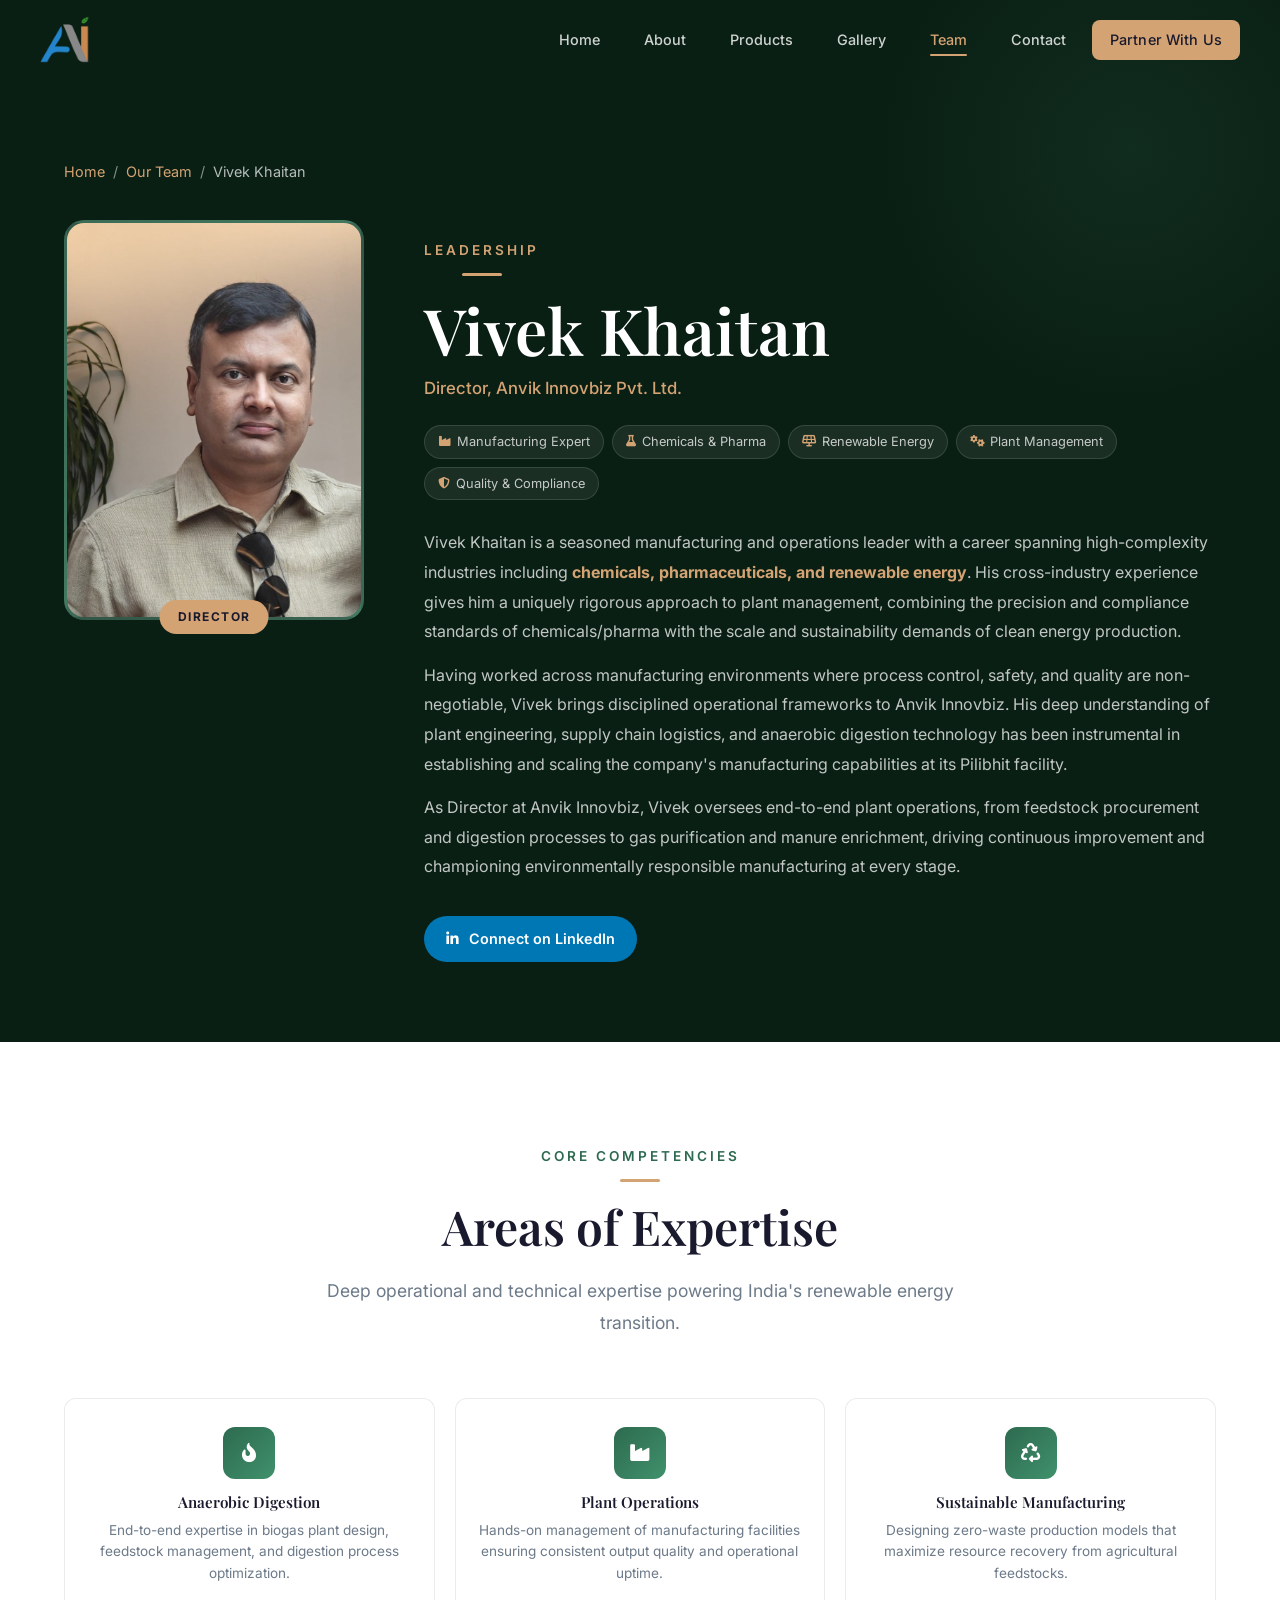
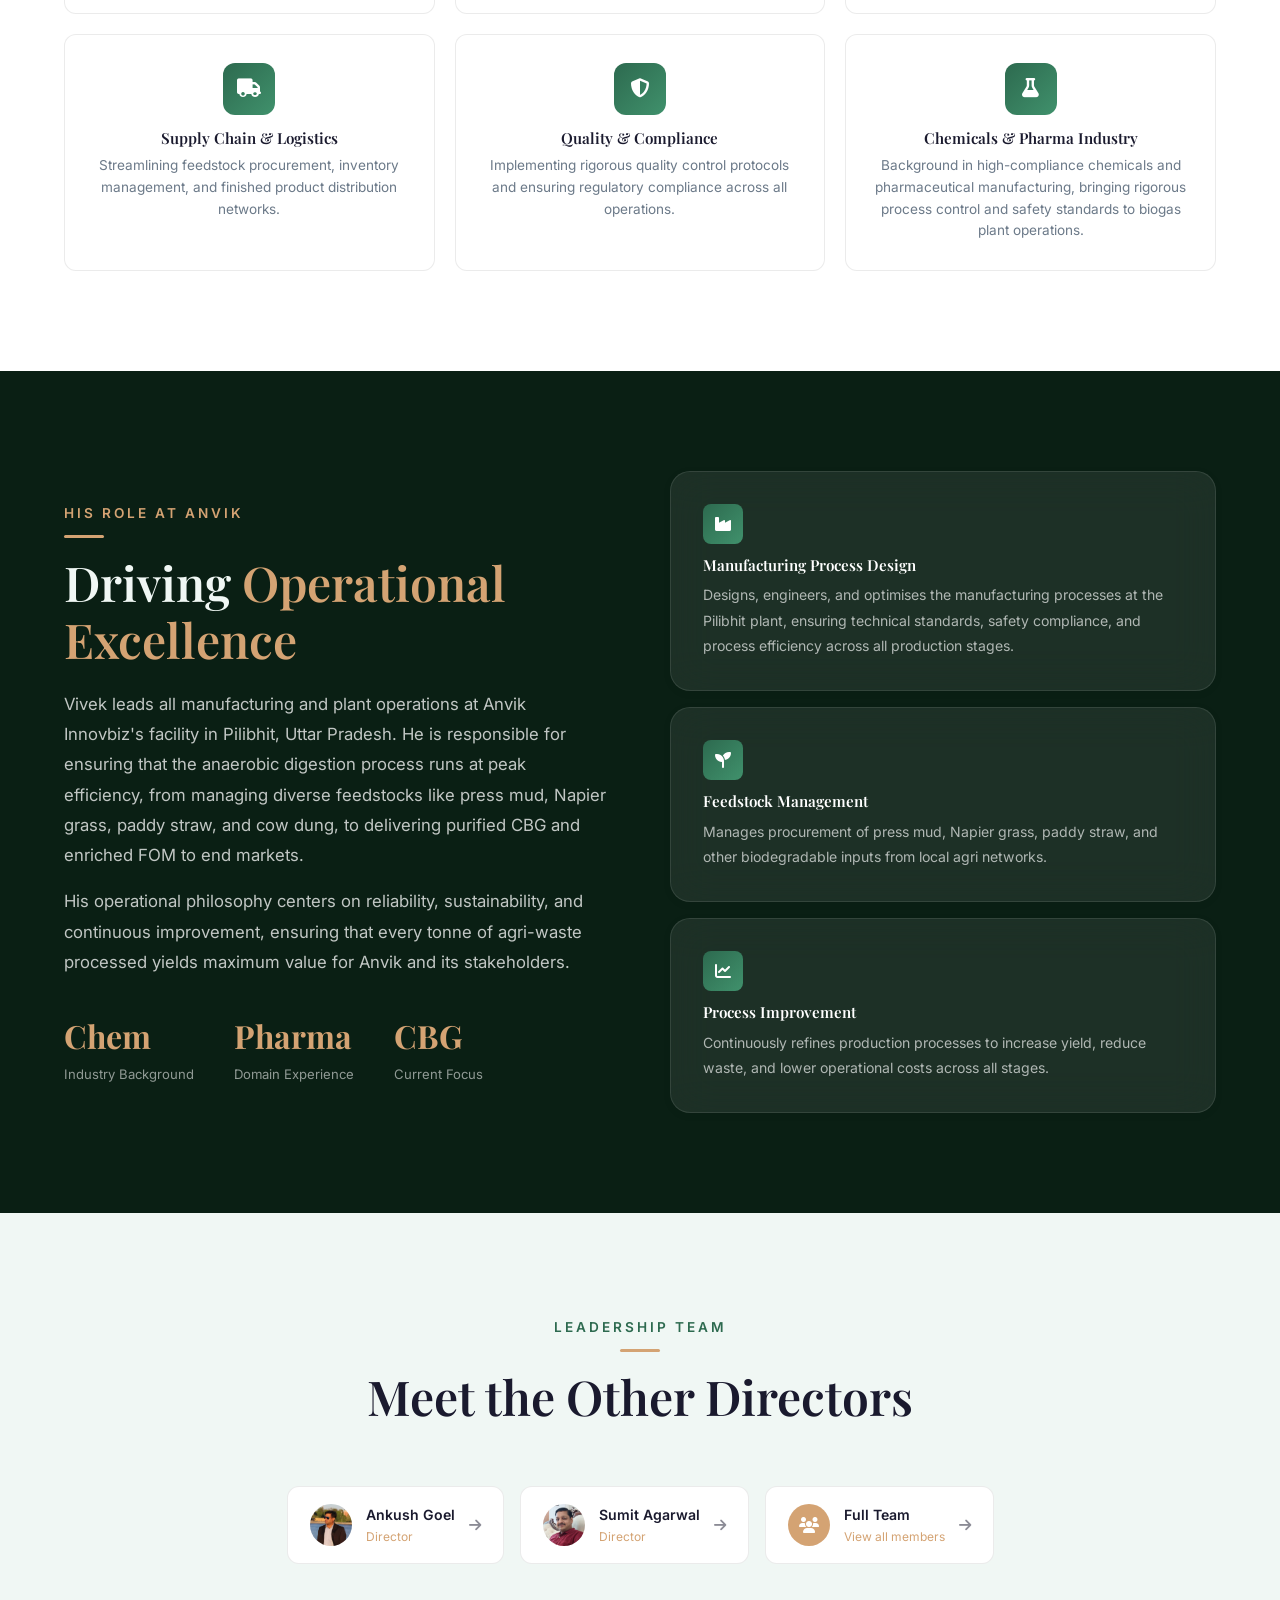
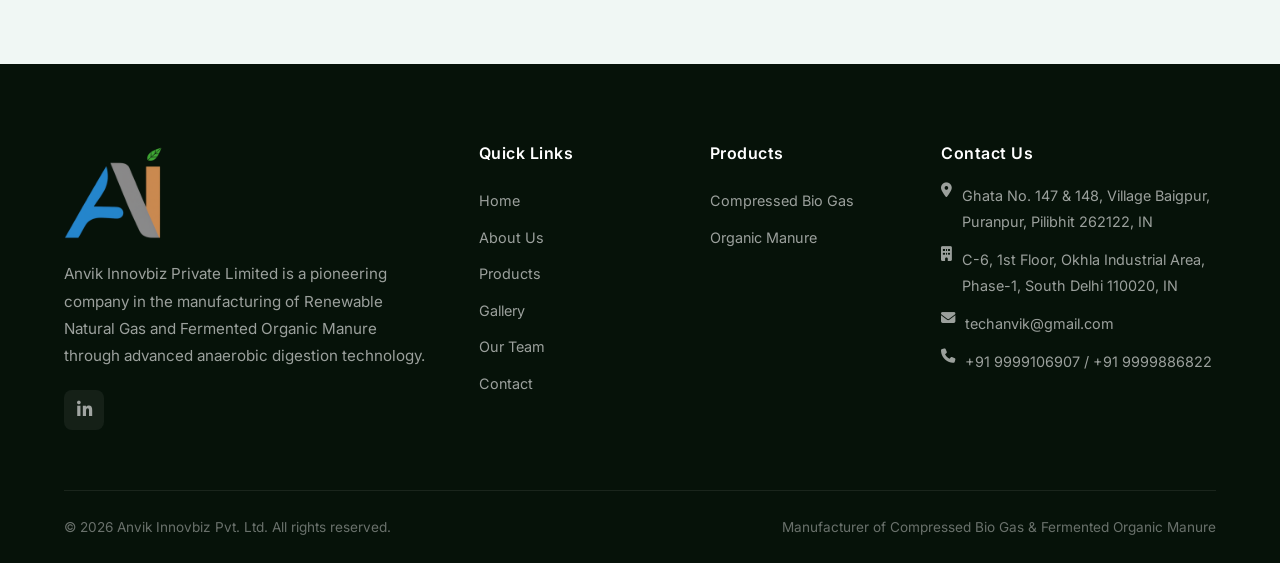
<file: directors/director-vivek-khaitan.html>
<!DOCTYPE html>
<html lang="en">

<head>
  <meta charset="UTF-8">
  <meta name="viewport" content="width=device-width, initial-scale=1.0">
  <title>Vivek Khaitan - Director, Anvik Innovbiz | Manufacturing &amp; Plant Operations Leader</title>
  <meta name="description"
    content="Vivek Khaitan is Director at Anvik Innovbiz — a seasoned manufacturing and plant operations leader with expertise spanning chemicals, pharmaceuticals, and renewable energy production.">
  <link rel="canonical" href="https://anvik.in/directors/director-vivek-khaitan.html">
  <!-- Open Graph -->
  <meta property="og:type" content="profile">
  <meta property="og:url" content="https://anvik.in/directors/director-vivek-khaitan.html">
  <meta property="og:site_name" content="Anvik Innovbiz">
  <meta property="og:locale" content="en_IN">
  <meta property="og:title" content="Vivek Khaitan - Director, Anvik Innovbiz | Manufacturing Leader">
  <meta property="og:description"
    content="Vivek Khaitan: manufacturing and plant operations expert spanning chemicals, pharma, and renewable energy. Director at Anvik Innovbiz overseeing the Pilibhit anaerobic digestion facility.">
  <meta property="og:image" content="https://anvik.in/assets/images/biogas-plant.jpg">
  <meta property="og:image:alt" content="Vivek Khaitan, Director at Anvik Innovbiz">
  <!-- Twitter Card -->
  <meta name="twitter:card" content="summary_large_image">
  <meta name="twitter:title" content="Vivek Khaitan - Director, Anvik Innovbiz | Manufacturing Leader">
  <meta name="twitter:description"
    content="Manufacturing and plant operations expert: chemicals, pharma, renewable energy. Director at Anvik Innovbiz overseeing CBG plant operations in Pilibhit, Uttar Pradesh.">
  <meta name="twitter:image" content="https://anvik.in/assets/images/biogas-plant.jpg">
  <!-- JSON-LD Person Schema -->
  <script type="application/ld+json">
  {
    "@context": "https://schema.org",
    "@graph": [
      {
        "@type": "Person",
        "@id": "https://anvik.in/directors/director-vivek-khaitan.html#person",
        "name": "Vivek Khaitan",
        "jobTitle": "Director",
        "description": "Seasoned manufacturing and operations leader with experience in chemicals, pharmaceuticals, and renewable energy. Oversees end-to-end plant operations at Anvik Innovbiz's Pilibhit facility.",
        "worksFor": { "@id": "https://anvik.in/#organization" },
        "url": "https://anvik.in/directors/director-vivek-khaitan.html",
        "sameAs": [
          "https://www.linkedin.com/in/vivekkhaitan/"
        ],
        "knowsAbout": [
          "Anaerobic Digestion",
          "Plant Operations Management",
          "Sustainable Manufacturing",
          "Chemical Industry",
          "Pharmaceutical Manufacturing",
          "Renewable Energy Production",
          "Biogas Plant Engineering"
        ]
      },
      {
        "@type": "ProfilePage",
        "@id": "https://anvik.in/directors/director-vivek-khaitan.html#webpage",
        "url": "https://anvik.in/directors/director-vivek-khaitan.html",
        "name": "Vivek Khaitan - Director, Anvik Innovbiz",
        "isPartOf": { "@id": "https://anvik.in/#website" },
        "about": { "@id": "https://anvik.in/directors/director-vivek-khaitan.html#person" }
      }
    ]
  }
  </script>
  <link rel="stylesheet" href="../styles.css">
  <link rel="stylesheet" href="https://cdnjs.cloudflare.com/ajax/libs/font-awesome/6.5.1/css/all.min.css">
  <link rel="icon" href="../assets/images/logo-noText.png" type="image/png">
  <style>
    .dir-hero {
      background: var(--bg-dark);
      padding: 160px 0 80px;
      position: relative;
      overflow: hidden;
    }

    .dir-hero::before {
      content: '';
      position: absolute;
      top: -100px;
      right: -100px;
      width: 500px;
      height: 500px;
      background: radial-gradient(circle, rgba(45, 106, 79, .18), transparent 70%);
      border-radius: 50%;
    }

    .dir-profile {
      display: grid;
      grid-template-columns: 300px 1fr;
      gap: 60px;
      align-items: start;
      position: relative;
      z-index: 1;
    }

    .dir-photo {
      background: linear-gradient(135deg, var(--primary-dark), var(--primary));
      border-radius: var(--radius-lg);
      aspect-ratio: 3/4;
      display: flex;
      flex-direction: column;
      align-items: center;
      justify-content: center;
      border: 3px solid rgba(255, 255, 255, .1);
      position: relative;
      overflow: hidden;
    }

    .dir-photo img {
      width: 100%;
      height: 100%;
      object-fit: cover;
      position: absolute;
      inset: 0;
    }

    .dir-photo .photo-ph {
      display: flex;
      flex-direction: column;
      align-items: center;
      justify-content: center;
      height: 100%;
    }

    .dir-photo .photo-ph i {
      font-size: 5rem;
      color: rgba(255, 255, 255, .25);
      margin-bottom: 10px;
    }

    .dir-photo .photo-ph span {
      color: rgba(255, 255, 255, .35);
      font-size: .8rem;
    }

    .dir-badge {
      position: absolute;
      bottom: -14px;
      left: 50%;
      transform: translateX(-50%);
      background: var(--accent);
      color: var(--text-dark);
      font-size: .75rem;
      font-weight: 700;
      letter-spacing: 1.5px;
      text-transform: uppercase;
      padding: 7px 18px;
      border-radius: var(--radius-xl);
      white-space: nowrap;
    }

    .dir-info h1 {
      color: var(--text-white);
      margin-bottom: 6px;
    }

    .dir-title {
      color: var(--accent);
      font-size: 1.05rem;
      font-weight: 500;
      font-family: var(--font-body);
      margin-bottom: 22px;
    }

    .dir-tags {
      display: flex;
      flex-wrap: wrap;
      gap: 8px;
      margin-bottom: 28px;
    }

    .dir-tag {
      display: inline-flex;
      align-items: center;
      gap: 6px;
      padding: 5px 13px;
      background: rgba(255, 255, 255, .07);
      border: 1px solid rgba(255, 255, 255, .12);
      border-radius: var(--radius-xl);
      color: rgba(255, 255, 255, .75);
      font-size: .8rem;
    }

    .dir-tag i {
      color: var(--accent);
      font-size: .72rem;
    }

    .dir-bio p {
      color: rgba(255, 255, 255, .75);
      font-size: 1rem;
      line-height: 1.85;
      margin-bottom: 14px;
    }

    .dir-linkedin {
      display: inline-flex;
      align-items: center;
      gap: 10px;
      margin-top: 20px;
      padding: 11px 22px;
      background: #0077B5;
      color: white;
      border-radius: var(--radius-xl);
      font-size: .9rem;
      font-weight: 600;
      transition: var(--transition-base);
    }

    .dir-linkedin:hover {
      background: #005f91;
      transform: translateY(-2px);
    }

    .exp-grid {
      display: grid;
      grid-template-columns: repeat(3, 1fr);
      gap: 20px;
    }

    .exp-card {
      background: var(--bg-white);
      border: 1px solid var(--border-dark);
      border-radius: var(--radius-md);
      padding: 28px 22px;
      text-align: center;
      transition: var(--transition-base);
    }

    .exp-card:hover {
      transform: translateY(-4px);
      box-shadow: var(--shadow-md);
      border-color: var(--primary-light);
    }

    .exp-icon {
      width: 52px;
      height: 52px;
      background: linear-gradient(135deg, var(--primary), var(--primary-light));
      border-radius: var(--radius-md);
      display: flex;
      align-items: center;
      justify-content: center;
      font-size: 1.2rem;
      color: white;
      margin: 0 auto 14px;
    }

    .exp-card h4 {
      font-size: .95rem;
      margin-bottom: 8px;
    }

    .exp-card p {
      font-size: .85rem;
      color: var(--text-muted);
      line-height: 1.6;
    }

    .peer-row {
      display: flex;
      gap: 16px;
      justify-content: center;
      flex-wrap: wrap;
    }

    .peer-link {
      display: flex;
      align-items: center;
      gap: 14px;
      padding: 16px 22px;
      background: var(--bg-white);
      border: 1px solid var(--border-dark);
      border-radius: var(--radius-md);
      color: var(--text-dark);
      font-size: .88rem;
      transition: var(--transition-base);
      min-width: 210px;
    }

    .peer-link:hover {
      background: rgba(45, 106, 79, .06);
      border-color: var(--accent);
      color: var(--text-dark);
      transform: translateY(-2px);
    }

    .peer-av {
      width: 42px;
      height: 42px;
      border-radius: 50%;
      background: linear-gradient(135deg, var(--primary), var(--primary-light));
      display: flex;
      align-items: center;
      justify-content: center;
      color: white;
      font-size: 1rem;
      flex-shrink: 0;
      overflow: hidden;
    }

    .peer-av img {
      width: 100%;
      height: 100%;
      object-fit: cover;
    }

    .peer-name {
      font-weight: 600;
      color: var(--text-dark);
      display: block;
    }

    .peer-role-txt {
      font-size: .75rem;
      color: var(--accent);
      display: block;
    }

    @media(max-width:900px) {
      .dir-profile {
        grid-template-columns: 1fr;
      }

      .exp-grid {
        grid-template-columns: repeat(2, 1fr);
      }
    }

    @media(max-width:580px) {
      .exp-grid {
        grid-template-columns: 1fr;
      }
    }
  </style>
</head>

<body>

  <nav class="navbar" id="navbar">
    <div class="nav-container">
      <a href="../index.html" class="nav-logo">
        <img src="../assets/images/logo-noText.png" alt="Anvik Innovbiz Logo">
        <!-- <span>Anvik</span> -->
      </a>
      <div class="nav-links" id="nav-links">
        <a href="../index.html">Home</a>
        <a href="../about.html">About</a>
        <a href="../products.html">Products</a>
        <a href="../gallery.html">Gallery</a>
        <a href="../team.html" class="active">Team</a>
        <a href="../contact.html">Contact</a>
        <a href="contact.html" class="nav-cta">Partner With Us</a>
      </div>
      <button class="nav-toggle" id="nav-toggle" aria-label="Toggle navigation">
        <span></span><span></span><span></span>
      </button>
    </div>
  </nav>

  <section class="dir-hero">
    <div class="container">
      <div class="breadcrumb" style="margin-bottom:36px;">
        <a href="../index.html">Home</a><span>/</span>
        <a href="../team.html">Our Team</a><span>/</span>
        <span style="color:rgba(255,255,255,.7);">Vivek Khaitan</span>
      </div>
      <div class="dir-profile">
        <div class="reveal-left" style="position:relative;">
          <div class="dir-photo">
            <div class="photo-ph">
              <i class="fas fa-user"></i>
              <span>Photo Coming Soon</span>
            </div>
            <img src="../assets/images/team/member-2.jpg" alt="Vivek Khaitan" onerror="this.style.display='none';">
          </div>
          <div class="dir-badge">Director</div>
        </div>
        <div class="dir-info reveal-right" style="padding-top:16px;">
          <div class="section-label" style="color:var(--accent);text-align:left;">Leadership</div>
          <h1>Vivek Khaitan</h1>
          <div class="dir-title">Director, Anvik Innovbiz Pvt. Ltd.</div>
          <div class="dir-tags">
            <span class="dir-tag"><i class="fas fa-industry"></i> Manufacturing Expert</span>
            <span class="dir-tag"><i class="fas fa-flask"></i> Chemicals &amp; Pharma</span>
            <span class="dir-tag"><i class="fas fa-solar-panel"></i> Renewable Energy</span>
            <span class="dir-tag"><i class="fas fa-cogs"></i> Plant Management</span>
            <span class="dir-tag"><i class="fas fa-shield-alt"></i> Quality &amp; Compliance</span>
          </div>
          <div class="dir-bio">
            <p>Vivek Khaitan is a seasoned manufacturing and operations leader with a career spanning high-complexity
              industries including <strong style="color:var(--accent);">chemicals, pharmaceuticals, and renewable
                energy</strong>. His cross-industry experience gives him a uniquely rigorous approach to plant
              management, combining the precision and compliance standards of chemicals/pharma with the scale and
              sustainability demands of clean energy production.</p>
            <p>Having worked across manufacturing environments where process control, safety, and quality are
              non-negotiable, Vivek brings disciplined operational frameworks to Anvik Innovbiz. His deep understanding
              of plant engineering, supply chain logistics, and anaerobic digestion technology has been instrumental in
              establishing and scaling the company's manufacturing capabilities at its Pilibhit facility.</p>
            <p>As Director at Anvik Innovbiz, Vivek oversees end-to-end plant operations, from feedstock procurement and
              digestion processes to gas purification and manure enrichment, driving continuous improvement and
              championing environmentally responsible manufacturing at every stage.</p>
          </div>
          <a href="https://www.linkedin.com/in/vivekkhaitan/" target="_blank" class="dir-linkedin">
            <i class="fab fa-linkedin-in"></i> Connect on LinkedIn
          </a>
        </div>
      </div>
    </div>
  </section>

  <section class="section">
    <div class="container">
      <div class="section-header reveal">
        <div class="section-label">Core Competencies</div>
        <h2>Areas of Expertise</h2>
        <p>Deep operational and technical expertise powering India's renewable energy transition.</p>
      </div>
      <div class="exp-grid">
        <div class="exp-card reveal">
          <div class="exp-icon"><i class="fas fa-fire-alt"></i></div>
          <h4>Anaerobic Digestion</h4>
          <p>End-to-end expertise in biogas plant design, feedstock management, and digestion process optimization.</p>
        </div>
        <div class="exp-card reveal">
          <div class="exp-icon"><i class="fas fa-industry"></i></div>
          <h4>Plant Operations</h4>
          <p>Hands-on management of manufacturing facilities ensuring consistent output quality and operational uptime.
          </p>
        </div>
        <div class="exp-card reveal">
          <div class="exp-icon"><i class="fas fa-recycle"></i></div>
          <h4>Sustainable Manufacturing</h4>
          <p>Designing zero-waste production models that maximize resource recovery from agricultural feedstocks.</p>
        </div>
        <div class="exp-card reveal">
          <div class="exp-icon"><i class="fas fa-truck"></i></div>
          <h4>Supply Chain &amp; Logistics</h4>
          <p>Streamlining feedstock procurement, inventory management, and finished product distribution networks.</p>
        </div>
        <div class="exp-card reveal">
          <div class="exp-icon"><i class="fas fa-shield-alt"></i></div>
          <h4>Quality &amp; Compliance</h4>
          <p>Implementing rigorous quality control protocols and ensuring regulatory compliance across all operations.
          </p>
        </div>
        <div class="exp-card reveal">
          <div class="exp-icon"><i class="fas fa-flask"></i></div>
          <h4>Chemicals &amp; Pharma Industry</h4>
          <p>Background in high-compliance chemicals and pharmaceutical manufacturing, bringing rigorous process
            control and safety standards to biogas plant operations.</p>
        </div>
      </div>
    </div>
  </section>

  <section class="section section-dark">
    <div class="container">
      <div class="about-grid">
        <div class="about-text reveal-left">
          <div class="section-label" style="color:var(--accent);text-align:left;">His Role at Anvik</div>
          <h2>Driving <span style="color:var(--accent);">Operational Excellence</span></h2>
          <p style="color:rgba(255,255,255,.75);">Vivek leads all manufacturing and plant operations at Anvik Innovbiz's
            facility in Pilibhit, Uttar Pradesh. He is responsible for ensuring that the anaerobic digestion process
            runs at peak efficiency, from managing diverse feedstocks like press mud, Napier grass, paddy straw, and
            cow dung, to delivering purified CBG and enriched FOM to end markets.</p>
          <p style="color:rgba(255,255,255,.75);">His operational philosophy centers on reliability, sustainability, and
            continuous improvement, ensuring that every tonne of agri-waste processed yields maximum value for Anvik
            and its stakeholders.</p>
          <div style="display:flex; gap:40px; margin-top:32px; flex-wrap:wrap;">
            <div>
              <div style="font-family:var(--font-heading);font-size:2rem;color:var(--accent);font-weight:700;">Chem
              </div>
              <div style="color:rgba(255,255,255,.55);font-size:.82rem;">Industry Background</div>
            </div>
            <div>
              <div style="font-family:var(--font-heading);font-size:2rem;color:var(--accent);font-weight:700;">Pharma
              </div>
              <div style="color:rgba(255,255,255,.55);font-size:.82rem;">Domain Experience</div>
            </div>
            <div>
              <div style="font-family:var(--font-heading);font-size:2rem;color:var(--accent);font-weight:700;">CBG</div>
              <div style="color:rgba(255,255,255,.55);font-size:.82rem;">Current Focus</div>
            </div>
          </div>
        </div>
        <div class="reveal-right" style="display:flex;flex-direction:column;gap:16px;">
          <div class="card card-glass">
            <div class="card-body">
              <div
                style="width:40px;height:40px;background:linear-gradient(135deg,var(--primary),var(--primary-light));border-radius:8px;display:flex;align-items:center;justify-content:center;margin-bottom:12px;">
                <i class="fas fa-industry" style="color:white;font-size:1rem;"></i>
              </div>
              <h4 style="color:var(--text-white);font-size:.95rem;margin-bottom:8px;">Manufacturing Process Design</h4>
              <p style="color:rgba(255,255,255,.65);font-size:.88rem;">Designs, engineers, and optimises the
                manufacturing processes at the Pilibhit plant, ensuring technical standards, safety compliance, and
                process efficiency across all production stages.</p>
            </div>
          </div>
          <div class="card card-glass">
            <div class="card-body">
              <div
                style="width:40px;height:40px;background:linear-gradient(135deg,var(--primary),var(--primary-light));border-radius:8px;display:flex;align-items:center;justify-content:center;margin-bottom:12px;">
                <i class="fas fa-seedling" style="color:white;font-size:1rem;"></i>
              </div>
              <h4 style="color:var(--text-white);font-size:.95rem;margin-bottom:8px;">Feedstock Management</h4>
              <p style="color:rgba(255,255,255,.65);font-size:.88rem;">Manages procurement of press mud, Napier grass,
                paddy straw, and other biodegradable inputs from local agri networks.</p>
            </div>
          </div>
          <div class="card card-glass">
            <div class="card-body">
              <div
                style="width:40px;height:40px;background:linear-gradient(135deg,var(--primary),var(--primary-light));border-radius:8px;display:flex;align-items:center;justify-content:center;margin-bottom:12px;">
                <i class="fas fa-chart-line" style="color:white;font-size:1rem;"></i>
              </div>
              <h4 style="color:var(--text-white);font-size:.95rem;margin-bottom:8px;">Process Improvement</h4>
              <p style="color:rgba(255,255,255,.65);font-size:.88rem;">Continuously refines production processes to
                increase yield, reduce waste, and lower operational costs across all stages.</p>
            </div>
          </div>
        </div>
      </div>
    </div>
  </section>

  <section class="section section-alt">
    <div class="container">
      <div class="section-header reveal">
        <div class="section-label">Leadership Team</div>
        <h2>Meet the Other Directors</h2>
      </div>
      <div class="peer-row">
        <a href="director-ankush-goel.html" class="peer-link">
          <div class="peer-av"><img src="../assets/images/team/member-1.jpg" alt="Ankush Goel"
              onerror="this.outerHTML='<i class=\'fas fa-user\'></i>'"></div>
          <div><span class="peer-name">Ankush Goel</span><span class="peer-role-txt">Director</span></div>
          <i class="fas fa-arrow-right" style="margin-left:auto;opacity:.5;"></i>
        </a>
        <a href="director-sumit-agarwal.html" class="peer-link">
          <div class="peer-av"><img src="../assets/images/team/member-3.jpg" alt="Sumit Agarwal"
              onerror="this.outerHTML='<i class=\'fas fa-user\'></i>'"></div>
          <div><span class="peer-name">Sumit Agarwal</span><span class="peer-role-txt">Director</span></div>
          <i class="fas fa-arrow-right" style="margin-left:auto;opacity:.5;"></i>
        </a>
        <a href="../team.html" class="peer-link">
          <div class="peer-av" style="background:var(--accent);"><i class="fas fa-users"></i></div>
          <div><span class="peer-name">Full Team</span><span class="peer-role-txt">View all members</span></div>
          <i class="fas fa-arrow-right" style="margin-left:auto;opacity:.5;"></i>
        </a>
      </div>
    </div>
  </section>

  <footer class="footer">
    <div class="container">
      <div class="footer-grid">
        <div class="footer-brand">
          <img src="../assets/images/logo-noText.png" alt="Anvik Innovbiz Logo">
          <p>Anvik Innovbiz Private Limited is a pioneering company in the manufacturing of Renewable Natural Gas and
            Fermented Organic Manure through advanced anaerobic digestion technology.</p>
          <div class="footer-social" style="margin-top:20px;">
            <a href="https://www.linkedin.com/company/anvik-innovbiz-private-limited/" target="_blank"
              aria-label="LinkedIn"><i class="fab fa-linkedin-in"></i></a>
          </div>
        </div>
        <div>
          <h4>Quick Links</h4>
          <div class="footer-links">
            <a href="../index.html">Home</a><a href="../about.html">About Us</a>
            <a href="../products.html">Products</a><a href="../gallery.html">Gallery</a>
            <a href="../team.html">Our Team</a><a href="../contact.html">Contact</a>
          </div>
        </div>
        <div>
          <h4>Products</h4>
          <div class="footer-links">
            <a href="../products.html">Compressed Bio Gas</a>
            <a href="../products.html">Organic Manure</a>
          </div>
        </div>
        <div>
          <h4>Contact Us</h4>
          <div class="footer-contact">
            <p><i class="fas fa-map-marker-alt"></i> Ghata No. 147 & 148, Village Baigpur, Puranpur, Pilibhit 262122, IN
            </p>
            <p><i class="fas fa-building"></i> C-6, 1st Floor, Okhla Industrial Area, Phase-1, South Delhi 110020, IN
            </p>
            <p><i class="fas fa-envelope"></i> techanvik@gmail.com</p>
            <p><i class="fas fa-phone"></i> +91 9999106907 / +91 9999886822</p>
          </div>
        </div>
      </div>
      <div class="footer-bottom">
        <p>&copy; 2026 Anvik Innovbiz Pvt. Ltd. All rights reserved.</p>
        <p>Manufacturer of Compressed Bio Gas &amp; Fermented Organic Manure</p>
      </div>
    </div>
  </footer>

  <script src="../main.js"></script>
</body>

</html>
</file>
<file: styles.css>
/* ============================================
   ANVIK INNOVBIZ - Design System
   ============================================ */

/* ---------- Google Fonts ---------- */
@import url('https://fonts.googleapis.com/css2?family=Inter:wght@300;400;500;600;700&family=Playfair+Display:wght@400;500;600;700&display=swap');

/* ---------- CSS Custom Properties ---------- */
:root {
  /* Colors */
  --primary: #2d6a4f;
  --primary-light: #40916c;
  --primary-dark: #1b4332;
  --primary-darker: #0f2b1f;
  --secondary: #52b788;
  --accent: #d4a373;
  --accent-light: #e8c9a0;
  --gold: #fcd583;

  --bg-dark: #0a1f14;
  --bg-darker: #061209;
  --bg-light: #f0f7f4;
  --bg-white: #ffffff;
  --bg-card: rgba(255, 255, 255, 0.06);
  --bg-glass: rgba(255, 255, 255, 0.08);

  --text-dark: #1a1a2e;
  --text-body: #3d3d5c;
  --text-muted: #6c7a89;
  --text-light: #f0f7f4;
  --text-white: #ffffff;

  --border-light: rgba(255, 255, 255, 0.1);
  --border-dark: rgba(0, 0, 0, 0.08);

  --shadow-sm: 0 2px 8px rgba(0, 0, 0, 0.06);
  --shadow-md: 0 4px 20px rgba(0, 0, 0, 0.1);
  --shadow-lg: 0 8px 40px rgba(0, 0, 0, 0.15);
  --shadow-glow: 0 0 30px rgba(45, 106, 79, 0.15);

  /* Typography */
  --font-heading: 'Playfair Display', Georgia, serif;
  --font-body: 'Inter', -apple-system, BlinkMacSystemFont, sans-serif;

  /* Spacing */
  --section-padding: 100px 0;
  --container-max: 1200px;
  --nav-height: 80px;

  /* Transitions */
  --transition-fast: 0.2s ease;
  --transition-base: 0.3s ease;
  --transition-slow: 0.5s cubic-bezier(0.4, 0, 0.2, 1);

  /* Border radius */
  --radius-sm: 8px;
  --radius-md: 12px;
  --radius-lg: 20px;
  --radius-xl: 28px;
  --radius-full: 50%;
}

/* ---------- Reset & Base ---------- */
*,
*::before,
*::after {
  margin: 0;
  padding: 0;
  box-sizing: border-box;
}

html {
  scroll-behavior: smooth;
  font-size: 16px;
}

body {
  font-family: var(--font-body);
  color: var(--text-body);
  background: var(--bg-white);
  line-height: 1.7;
  -webkit-font-smoothing: antialiased;
  -moz-osx-font-smoothing: grayscale;
  overflow-x: hidden;
}

img {
  max-width: 100%;
  height: auto;
  display: block;
}

a {
  text-decoration: none;
  color: inherit;
  transition: var(--transition-fast);
}

ul,
ol {
  list-style: none;
}

/* ---------- Typography ---------- */
h1,
h2,
h3,
h4,
h5,
h6 {
  font-family: var(--font-heading);
  color: var(--text-dark);
  line-height: 1.2;
  font-weight: 600;
}

h1 {
  font-size: clamp(2.5rem, 5vw, 4rem);
}

h2 {
  font-size: clamp(2rem, 4vw, 3rem);
}

h3 {
  font-size: clamp(1.5rem, 3vw, 2rem);
}

h4 {
  font-size: clamp(1.2rem, 2vw, 1.5rem);
}

p {
  font-size: 1.05rem;
  line-height: 1.8;
  color: var(--text-body);
}

.text-accent {
  color: var(--accent);
}

.text-primary {
  color: var(--primary);
}

/* ---------- Layout ---------- */
.container {
  width: 100%;
  max-width: var(--container-max);
  margin: 0 auto;
  padding: 0 24px;
}

.section {
  padding: var(--section-padding);
  position: relative;
}

.section-dark {
  background: var(--bg-dark);
  color: var(--text-light);
}

.section-dark h1,
.section-dark h2,
.section-dark h3,
.section-dark h4,
.section-dark p {
  color: var(--text-light);
}

.section-alt {
  background: var(--bg-light);
}

/* ---------- Section Headers ---------- */
.section-header {
  text-align: center;
  margin-bottom: 60px;
}

.section-label {
  display: inline-block;
  font-size: 0.85rem;
  font-weight: 600;
  letter-spacing: 3px;
  text-transform: uppercase;
  color: var(--primary);
  margin-bottom: 16px;
  position: relative;
}

.section-label::after {
  content: '';
  display: block;
  width: 40px;
  height: 3px;
  background: var(--accent);
  margin: 10px auto 0;
  border-radius: 2px;
}

.section-header h2 {
  margin-bottom: 20px;
}

.section-header p {
  max-width: 650px;
  margin: 0 auto;
  color: var(--text-muted);
  font-size: 1.1rem;
}

/* ---------- Buttons ---------- */
.btn {
  display: inline-flex;
  align-items: center;
  gap: 8px;
  padding: 14px 32px;
  font-family: var(--font-body);
  font-size: 0.95rem;
  font-weight: 600;
  border: none;
  border-radius: var(--radius-xl);
  cursor: pointer;
  transition: var(--transition-base);
  letter-spacing: 0.5px;
}

.btn-primary {
  background: linear-gradient(135deg, var(--primary), var(--primary-light));
  color: var(--text-white);
  box-shadow: 0 4px 15px rgba(45, 106, 79, 0.3);
}

.btn-primary:hover {
  transform: translateY(-2px);
  box-shadow: 0 6px 25px rgba(45, 106, 79, 0.4);
}

.btn-outline {
  background: transparent;
  color: var(--text-white);
  border: 2px solid rgba(255, 255, 255, 0.4);
}

.btn-outline:hover {
  background: rgba(255, 255, 255, 0.1);
  border-color: var(--text-white);
}

.btn-accent {
  background: linear-gradient(135deg, var(--accent), var(--accent-light));
  color: var(--text-dark);
}

.btn-accent:hover {
  transform: translateY(-2px);
  box-shadow: 0 6px 25px rgba(212, 163, 115, 0.4);
}

/* ---------- Navigation ---------- */
.navbar {
  position: fixed;
  top: 0;
  left: 0;
  right: 0;
  z-index: 1000;
  padding: 0 24px;
  height: var(--nav-height);
  display: flex;
  align-items: center;
  transition: var(--transition-base);
  background: transparent;
}

.navbar.scrolled {
  background: rgba(10, 31, 20, 0.95);
  backdrop-filter: blur(20px);
  -webkit-backdrop-filter: blur(20px);
  box-shadow: 0 2px 20px rgba(0, 0, 0, 0.3);
}

.nav-container {
  width: 100%;
  max-width: var(--container-max);
  margin: 0 auto;
  display: flex;
  align-items: center;
  justify-content: space-between;
}

.nav-logo {
  display: flex;
  align-items: center;
  gap: 12px;
}

.nav-logo img {
  height: 50px;
  width: auto;
}

/* .nav-logo img {
  height: 75px;
  width: auto;
} */

.nav-logo span {
  font-family: var(--font-heading);
  font-size: 1.4rem;
  font-weight: 700;
  color: var(--text-white);
}

.nav-links {
  display: flex;
  align-items: center;
  gap: 8px;
}

.nav-links a {
  padding: 8px 18px;
  font-size: 0.9rem;
  font-weight: 500;
  color: rgba(255, 255, 255, 0.8);
  border-radius: var(--radius-sm);
  transition: var(--transition-fast);
}

.nav-links a:hover {
  color: var(--text-white);
  background: rgba(255, 255, 255, 0.1);
}

.nav-links a.active {
  color: var(--accent);
  background: transparent;
  position: relative;
}

.nav-links a.active::after {
  content: '';
  position: absolute;
  bottom: 4px;
  left: 18px;
  right: 18px;
  height: 2px;
  background: var(--accent);
  border-radius: 2px;
}

.nav-cta {
  display: flex;
  align-items: center;
  gap: 7px;
  padding: 7px 18px;
  background: var(--accent);
  color: var(--text-dark) !important;
  border-radius: 8px;
  font-weight: 600;
  font-size: 0.82rem;
  letter-spacing: 0.01em;
}

.nav-cta:hover {
  background: #b8895a !important;
  transform: translateY(-1px);
}

.nav-toggle {
  display: none;
  flex-direction: column;
  gap: 5px;
  background: none;
  border: none;
  cursor: pointer;
  padding: 8px;
}

.nav-toggle span {
  display: block;
  width: 24px;
  height: 2px;
  background: var(--text-white);
  border-radius: 2px;
  transition: var(--transition-base);
}

/* ---------- Hero Section ---------- */
.hero {
  position: relative;
  min-height: 100vh;
  display: flex;
  align-items: center;
  overflow: hidden;
  padding-top: var(--nav-height);
}

.hero-bg {
  position: absolute;
  inset: 0;
  z-index: 0;
}

.hero-bg img {
  width: 100%;
  height: 100%;
  object-fit: cover;
}

.hero-overlay {
  position: absolute;
  inset: 0;
  background: linear-gradient(135deg,
      rgba(6, 18, 9, 0.85) 0%,
      rgba(10, 31, 20, 0.75) 50%,
      rgba(27, 67, 50, 0.65) 100%);
}

/* ---------- Hero Particles ---------- */
.hero-particles {
  position: absolute;
  inset: 0;
  z-index: 1;
  pointer-events: none;
  overflow: hidden;
}

.hero-particle {
  position: absolute;
  bottom: -30px;
  will-change: transform, opacity;
  animation: heroParticleFloat linear infinite;
}

.hero-particle--leaf {
  border-radius: 0 60% 0 60%;
}

.hero-particle--dot {
  border-radius: 50%;
}

@keyframes heroParticleFloat {
  0% {
    transform: translateY(0) translateX(0) rotate(var(--rotation-start, 0deg));
    opacity: 0;
  }

  8% {
    opacity: 1;
  }

  46% {
    transform: translateY(-50vh) translateX(var(--x-drift, 40px)) rotate(calc(var(--rotation-start, 0deg) + 180deg));
  }

  92% {
    opacity: 1;
  }

  100% {
    transform: translateY(-110vh) translateX(calc(var(--x-drift, 40px) * 0.5)) rotate(calc(var(--rotation-start, 0deg) + 360deg));
    opacity: 0;
  }
}

.hero-content {
  position: relative;
  z-index: 2;
  max-width: 700px;
}

.hero-badge {
  display: inline-flex;
  align-items: center;
  gap: 8px;
  padding: 8px 20px;
  background: rgba(255, 255, 255, 0.1);
  border: 1px solid rgba(255, 255, 255, 0.15);
  border-radius: var(--radius-xl);
  font-size: 0.85rem;
  color: var(--accent);
  margin-bottom: 24px;
  backdrop-filter: blur(10px);
}

.hero h1 {
  color: var(--text-white);
  margin-bottom: 20px;
  font-weight: 700;
}

.hero h1 .highlight {
  background: linear-gradient(135deg, var(--secondary), var(--accent));
  -webkit-background-clip: text;
  -webkit-text-fill-color: transparent;
  background-clip: text;
}

.hero p {
  color: rgba(255, 255, 255, 0.8);
  font-size: 1.2rem;
  margin-bottom: 36px;
  line-height: 1.8;
}

.hero-buttons {
  display: flex;
  gap: 16px;
  flex-wrap: wrap;
}

.hero-stats {
  position: relative;
  z-index: 2;
  display: flex;
  gap: 48px;
  margin-top: 80px;
  padding-top: 40px;
  padding-bottom: 40px;
  border-top: 1px solid rgba(255, 255, 255, 0.15);
}

.hero-stat {
  text-align: center;
}

.hero-stat .stat-number {
  font-family: var(--font-heading);
  font-size: 2.5rem;
  font-weight: 700;
  color: var(--accent);
  line-height: 1;
}

.hero-stat .stat-label {
  font-size: 0.85rem;
  color: rgba(255, 255, 255, 0.6);
  margin-top: 8px;
}

/* ---------- Page Hero (Inner Pages) ---------- */
.page-hero {
  position: relative;
  padding: 160px 0 80px;
  background: var(--bg-dark);
  overflow: hidden;
}

.page-hero::before {
  content: '';
  position: absolute;
  top: 0;
  right: -200px;
  width: 600px;
  height: 600px;
  background: radial-gradient(circle, rgba(45, 106, 79, 0.15), transparent 70%);
  border-radius: 50%;
}

.page-hero::after {
  content: '';
  position: absolute;
  inset: 0;
  background-image:
    linear-gradient(rgba(255, 255, 255, 0.025) 1px, transparent 1px),
    linear-gradient(90deg, rgba(255, 255, 255, 0.025) 1px, transparent 1px),
    radial-gradient(circle, rgba(255, 255, 255, 0.09) 1.5px, transparent 1.5px);
  background-size: 40px 40px, 40px 40px, 40px 40px;
  mask-image: linear-gradient(to bottom, rgba(0, 0, 0, 1) 0%, rgba(0, 0, 0, 0.55) 65%, rgba(0, 0, 0, 0) 100%);
  -webkit-mask-image: linear-gradient(to bottom, rgba(0, 0, 0, 1) 0%, rgba(0, 0, 0, 0.55) 65%, rgba(0, 0, 0, 0) 100%);
  pointer-events: none;
  z-index: 0;
}

.page-hero .container {
  position: relative;
  z-index: 1;
}

.page-hero h1 {
  color: var(--text-white);
  margin-bottom: 16px;
}

.page-hero p {
  color: rgba(255, 255, 255, 0.7);
  font-size: 1.15rem;
  max-width: 600px;
}

.breadcrumb {
  display: flex;
  align-items: center;
  gap: 8px;
  margin-bottom: 20px;
  font-size: 0.9rem;
}

.breadcrumb a {
  color: var(--accent);
}

.breadcrumb span {
  color: rgba(255, 255, 255, 0.5);
}

/* ---------- Cards ---------- */
.card {
  background: var(--bg-white);
  border-radius: var(--radius-lg);
  overflow: hidden;
  box-shadow: var(--shadow-sm);
  transition: var(--transition-base);
  border: 1px solid var(--border-dark);
}

.card:hover {
  transform: translateY(-4px);
  box-shadow: var(--shadow-lg);
}

.card-glass {
  background: var(--bg-glass);
  border: 1px solid var(--border-light);
  backdrop-filter: blur(20px);
  -webkit-backdrop-filter: blur(20px);
}

.card-glass:hover {
  background: rgba(255, 255, 255, 0.12);
  border-color: rgba(255, 255, 255, 0.2);
}

.card-body {
  padding: 32px;
}

.card-img {
  width: 100%;
  height: 240px;
  object-fit: cover;
}

/* ---------- Grid Layouts ---------- */
.grid-2 {
  display: grid;
  grid-template-columns: repeat(2, 1fr);
  gap: 32px;
}

.grid-3 {
  display: grid;
  grid-template-columns: repeat(3, 1fr);
  gap: 32px;
}

.grid-4 {
  display: grid;
  grid-template-columns: repeat(4, 1fr);
  gap: 32px;
}

/* ---------- Feature/Icon Boxes ---------- */
.icon-box {
  width: 64px;
  height: 64px;
  display: flex;
  align-items: center;
  justify-content: center;
  background: linear-gradient(135deg, var(--primary), var(--primary-light));
  border-radius: var(--radius-md);
  font-size: 1.5rem;
  margin-bottom: 20px;
  color: var(--text-white);
}

.icon-box-outline {
  background: transparent;
  border: 2px solid var(--primary);
  color: var(--primary);
}

/* ---------- Stats Section ---------- */
.stats-row {
  display: grid;
  grid-template-columns: repeat(4, 1fr);
  gap: 32px;
}

.stat-item {
  text-align: center;
  padding: 40px 20px;
}

.stat-item .stat-number {
  font-family: var(--font-heading);
  font-size: 3rem;
  font-weight: 700;
  color: var(--accent);
  line-height: 1;
  margin-bottom: 8px;
}

.stat-item .stat-label {
  font-size: 0.95rem;
  color: rgba(255, 255, 255, 0.6);
}

/* ---------- Team Cards ---------- */
.team-card {
  text-align: center;
  padding: 40px 24px;
  border-radius: var(--radius-lg);
  background: var(--bg-white);
  border: 1px solid var(--border-dark);
  transition: var(--transition-base);
}

.team-card:hover {
  transform: translateY(-6px);
  box-shadow: var(--shadow-lg);
}

.team-card img {
  width: 160px;
  height: 160px;
  border-radius: var(--radius-full);
  object-fit: cover;
  margin: 0 auto 24px;
  border: 4px solid var(--bg-light);
  transition: var(--transition-base);
}

.team-card:hover img {
  border-color: var(--primary);
}

.team-card h4 {
  margin-bottom: 4px;
}

.team-card .role {
  color: var(--primary);
  font-size: 0.9rem;
  font-weight: 500;
  margin-bottom: 12px;
}

.team-card p {
  font-size: 0.9rem;
  color: var(--text-muted);
}

/* ---------- Flip Card System ---------- */
.flip-card {
  perspective: 1200px;
  height: 440px;
  cursor: pointer;
}

.flip-card--sm {
  height: 360px;
}

/* Core team flex grid */
.core-team-grid {
  display: flex;
  flex-wrap: wrap;
  gap: 32px;
  justify-content: center;
}

.core-team-card {
  width: calc(33.333% - 22px);
  height: auto !important;
}

/* Since hover is disabled, make front face use normal flow (not absolute) */
.core-team-card .flip-card-inner {
  height: auto;
}

.core-team-card .flip-card-front {
  position: relative;
  inset: auto;
  padding: 32px 24px;
}

/* Hover flip disabled for core team cards */
.core-team-card:hover .flip-card-inner,
.core-team-card.flipped .flip-card-inner {
  transform: none !important;
}

.flip-card-inner {
  position: relative;
  width: 100%;
  height: 100%;
  transition: transform 0.65s cubic-bezier(0.4, 0, 0.2, 1);
  transform-style: preserve-3d;
}

.flip-card:hover .flip-card-inner,
.flip-card.flipped .flip-card-inner {
  transform: rotateY(180deg);
}

.flip-card-front,
.flip-card-back {
  position: absolute;
  inset: 0;
  backface-visibility: hidden;
  -webkit-backface-visibility: hidden;
  border-radius: var(--radius-lg);
  overflow: hidden;
}

/* ---- Front face ---- */
.flip-card-front {
  display: flex;
  flex-direction: column;
  align-items: center;
  padding: 40px 24px;
  background: var(--bg-white);
  border: 1px solid var(--border-dark);
  text-align: center;
  transform: rotateY(0deg);
}

.flip-card-front img {
  width: 160px;
  height: 160px;
  border-radius: var(--radius-full);
  object-fit: cover;
  margin-bottom: 24px;
  border: 4px solid var(--bg-light);
  transition: border-color var(--transition-base);
}

.flip-card:hover .flip-card-front img {
  border-color: var(--primary);
}

.flip-card-front h4 {
  margin-bottom: 4px;
}

.flip-card-front .role {
  color: var(--primary);
  font-size: 0.9rem;
  font-weight: 500;
  margin-bottom: 12px;
}

.flip-card-front p {
  font-size: 0.88rem;
  color: var(--text-muted);
  line-height: 1.6;
  flex: 1;
}

.flip-hint {
  margin-top: 14px;
  font-size: 0.75rem;
  color: var(--text-muted);
  display: flex;
  align-items: center;
  justify-content: center;
  gap: 6px;
  opacity: 0.65;
}

.flip-hint i {
  font-size: 0.68rem;
  animation: hintSpin 3.5s ease-in-out 2s infinite;
}

@keyframes hintSpin {

  0%,
  60% {
    transform: rotate(0deg);
    opacity: 1;
  }

  80% {
    transform: rotate(180deg);
    opacity: 0.5;
  }

  100% {
    transform: rotate(360deg);
    opacity: 1;
  }
}

/* ---- Back face ---- */
.flip-card-back {
  transform: rotateY(180deg);
  background: linear-gradient(145deg, var(--bg-dark) 0%, var(--primary-darker) 100%);
  border: 1px solid rgba(255, 255, 255, 0.1);
  display: flex;
  align-items: center;
  justify-content: center;
  padding: 28px 22px;
}

.flip-back-content {
  display: flex;
  flex-direction: column;
  align-items: center;
  text-align: center;
  gap: 10px;
  width: 100%;
}

.flip-back-avatar {
  width: 64px;
  height: 64px;
  border-radius: var(--radius-full);
  background: linear-gradient(135deg, var(--primary-light), var(--secondary));
  border: 3px solid rgba(255, 255, 255, 0.15);
  display: flex;
  align-items: center;
  justify-content: center;
  font-family: var(--font-heading);
  font-size: 1.2rem;
  font-weight: 700;
  color: var(--text-white);
  margin-bottom: 2px;
  flex-shrink: 0;
}

.flip-back-content h4 {
  color: var(--text-white);
  font-size: 1.15rem;
  margin-bottom: 0;
}

.flip-back-content .role {
  color: var(--accent);
  font-size: 0.82rem;
  font-weight: 500;
  margin-bottom: 2px;
}

.flip-specializations {
  display: flex;
  flex-direction: column;
  gap: 7px;
  width: 100%;
  margin: 6px 0;
}

.flip-specializations span {
  display: flex;
  align-items: center;
  gap: 8px;
  padding: 7px 13px;
  background: rgba(255, 255, 255, 0.07);
  border: 1px solid rgba(255, 255, 255, 0.1);
  border-radius: var(--radius-sm);
  color: rgba(255, 255, 255, 0.82);
  font-size: 0.8rem;
  font-weight: 500;
  text-align: left;
}

.flip-specializations span i {
  color: var(--accent);
  font-size: 0.72rem;
  flex-shrink: 0;
  width: 14px;
  text-align: center;
}

.flip-cta {
  margin-top: 4px;
  font-size: 0.82rem !important;
  padding: 9px 20px !important;
}

/* Mobile: disable CSS hover; rely on JS .flipped class instead */
@media (hover: none) {
  .flip-card:hover .flip-card-inner {
    transform: none;
  }
}

/* ---------- Gallery ---------- */
.gallery-grid {
  display: grid;
  grid-template-columns: repeat(auto-fill, minmax(300px, 1fr));
  gap: 16px;
}

.gallery-item {
  position: relative;
  border-radius: var(--radius-md);
  overflow: hidden;
  cursor: pointer;
  aspect-ratio: 4/3;
}

.gallery-item img {
  width: 100%;
  height: 100%;
  object-fit: cover;
  transition: var(--transition-slow);
}

.gallery-item:hover img {
  transform: scale(1.08);
}

.gallery-item::after {
  content: '';
  position: absolute;
  inset: 0;
  display: flex;
  align-items: center;
  justify-content: center;
  background: rgba(10, 31, 20, 0.5) url("data:image/svg+xml,%3Csvg xmlns='http://www.w3.org/2000/svg' width='38' height='38' viewBox='0 0 24 24'%3E%3Cpath fill='white' d='M7 14H5v5h5v-2H7v-3zm-2-4h2V7h3V5H5v5zm12 7h-3v2h5v-5h-2v3zM14 5v2h3v3h2V5h-5z'/%3E%3C/svg%3E") no-repeat center center;
  opacity: 0;
  transition: var(--transition-base);
}

.gallery-item:hover::after {
  opacity: 1;
}

/* ---------- Lightbox ---------- */
.lightbox {
  display: none;
  position: fixed;
  inset: 0;
  z-index: 9999;
  background: rgba(0, 0, 0, 0.92);
  align-items: center;
  justify-content: center;
  padding: 40px;
  cursor: pointer;
}

.lightbox.active {
  display: flex;
}

.lightbox img {
  max-width: 90%;
  max-height: 90vh;
  object-fit: contain;
  border-radius: var(--radius-md);
  cursor: default;
}

.lightbox-close {
  position: absolute;
  top: 20px;
  right: 30px;
  font-size: 2.5rem;
  color: var(--text-white);
  cursor: pointer;
  background: none;
  border: none;
  transition: var(--transition-fast);
  z-index: 10000;
}

.lightbox-close:hover {
  color: var(--accent);
  transform: rotate(90deg);
}

/* ---------- Contact Form ---------- */
.contact-form {
  display: flex;
  flex-direction: column;
  gap: 20px;
}

.form-group {
  display: flex;
  flex-direction: column;
  gap: 6px;
}

.form-group label {
  font-size: 0.9rem;
  font-weight: 500;
  color: var(--text-dark);
}

.form-group input,
.form-group textarea,
.form-group select {
  padding: 14px 18px;
  font-family: var(--font-body);
  font-size: 1rem;
  border: 1.5px solid var(--border-dark);
  border-radius: var(--radius-sm);
  background: var(--bg-white);
  transition: var(--transition-fast);
  color: var(--text-dark);
}

.form-group select {
  appearance: none;
  -webkit-appearance: none;
  background-image: url("data:image/svg+xml,%3Csvg xmlns='http://www.w3.org/2000/svg' width='14' height='14' viewBox='0 0 24 24'%3E%3Cpath fill='%232d6a4f' d='M7 10l5 5 5-5z'/%3E%3C/svg%3E");
  background-repeat: no-repeat;
  background-position: right 16px center;
  background-size: 20px;
  padding-right: 44px;
  cursor: pointer;
}

.form-group input:focus,
.form-group textarea:focus,
.form-group select:focus {
  outline: none;
  border-color: var(--primary);
  box-shadow: 0 0 0 3px rgba(45, 106, 79, 0.1);
}

.form-group textarea {
  resize: vertical;
  min-height: 140px;
}

.form-row {
  display: grid;
  grid-template-columns: 1fr 1fr;
  gap: 20px;
}

/* ---------- Contact Info Cards ---------- */
.contact-info-card {
  display: flex;
  gap: 16px;
  align-items: flex-start;
  padding: 24px;
  background: var(--bg-glass);
  border: 1px solid var(--border-light);
  border-radius: var(--radius-md);
  backdrop-filter: blur(20px);
}

.contact-info-card .icon {
  width: 48px;
  height: 48px;
  display: flex;
  align-items: center;
  justify-content: center;
  background: rgba(45, 106, 79, 0.2);
  border-radius: var(--radius-sm);
  font-size: 1.2rem;
  flex-shrink: 0;
}

.contact-info-card h4 {
  font-size: 1rem;
  color: var(--text-white);
  margin-bottom: 4px;
  font-family: var(--font-body);
  font-weight: 600;
}

.contact-info-card p {
  font-size: 0.9rem;
  color: rgba(255, 255, 255, 0.7);
  line-height: 1.6;
}

/* ---------- Footer ---------- */
.footer {
  background: var(--bg-darker);
  color: var(--text-light);
  padding: 80px 0 0;
}

.footer-grid {
  display: grid;
  grid-template-columns: 2fr 1fr 1fr 1.5fr;
  gap: 48px;
  margin-bottom: 60px;
}

.footer-brand p {
  color: rgba(255, 255, 255, 0.6);
  font-size: 0.95rem;
  margin-top: 16px;
  line-height: 1.8;
}

.footer-brand img {
  height: 100px;
}

.footer h4 {
  color: var(--text-white);
  font-family: var(--font-body);
  font-weight: 600;
  font-size: 1rem;
  margin-bottom: 20px;
  letter-spacing: 0.5px;
}

.footer-links a {
  display: block;
  padding: 6px 0;
  color: rgba(255, 255, 255, 0.6);
  font-size: 0.9rem;
  transition: var(--transition-fast);
}

.footer-links a:hover {
  color: var(--accent);
  padding-left: 6px;
}

.footer-contact p {
  display: flex;
  align-items: flex-start;
  gap: 10px;
  color: rgba(255, 255, 255, 0.6);
  font-size: 0.9rem;
  margin-bottom: 12px;
}

.footer-bottom {
  border-top: 1px solid rgba(255, 255, 255, 0.08);
  padding: 24px 0;
  display: flex;
  align-items: center;
  justify-content: space-between;
}

.footer-bottom p {
  color: rgba(255, 255, 255, 0.4);
  font-size: 0.85rem;
}

.footer-social {
  display: flex;
  gap: 12px;
}

.footer-social a {
  width: 40px;
  height: 40px;
  display: flex;
  align-items: center;
  justify-content: center;
  border-radius: var(--radius-sm);
  background: rgba(255, 255, 255, 0.06);
  color: rgba(255, 255, 255, 0.6);
  font-size: 1.1rem;
  transition: var(--transition-fast);
}

.footer-social a:hover {
  background: var(--primary);
  color: var(--text-white);
}

/* ---------- Newsletter ---------- */
.newsletter-form {
  display: flex;
  gap: 8px;
  margin-top: 16px;
}

.newsletter-form input {
  flex: 1;
  padding: 12px 16px;
  border: 1px solid rgba(255, 255, 255, 0.15);
  border-radius: var(--radius-sm);
  background: rgba(255, 255, 255, 0.06);
  color: var(--text-white);
  font-family: var(--font-body);
  font-size: 0.9rem;
}

.newsletter-form input::placeholder {
  color: rgba(255, 255, 255, 0.4);
}

.newsletter-form input:focus {
  outline: none;
  border-color: var(--primary);
}

.newsletter-form button {
  padding: 12px 20px;
  background: var(--primary);
  color: var(--text-white);
  border: none;
  border-radius: var(--radius-sm);
  font-family: var(--font-body);
  font-weight: 600;
  cursor: pointer;
  transition: var(--transition-fast);
  white-space: nowrap;
}

.newsletter-form button:hover {
  background: var(--primary-light);
}

/* ---------- Process Flow ---------- */
.process-steps {
  display: grid;
  grid-template-columns: repeat(4, 1fr);
  gap: 24px;
  position: relative;
}

.process-step {
  text-align: center;
  padding: 32px 20px;
  position: relative;
}

.process-step .step-number {
  width: 56px;
  height: 56px;
  display: flex;
  align-items: center;
  justify-content: center;
  background: linear-gradient(135deg, var(--primary), var(--primary-light));
  color: var(--text-white);
  font-family: var(--font-heading);
  font-size: 1.3rem;
  font-weight: 700;
  border-radius: var(--radius-full);
  margin: 0 auto 20px;
}

.process-step h4 {
  margin-bottom: 10px;
  font-size: 1.1rem;
}

.process-step p {
  font-size: 0.9rem;
  color: var(--text-muted);
}

/* ---------- Scroll Animations ---------- */
.reveal {
  opacity: 0;
  transform: translateY(30px);
  transition: opacity 0.8s ease, transform 0.8s ease;
}

.reveal.revealed {
  opacity: 1;
  transform: translateY(0);
}

.reveal-left {
  opacity: 0;
  transform: translateX(-40px);
  transition: opacity 0.8s ease, transform 0.8s ease;
}

.reveal-left.revealed {
  opacity: 1;
  transform: translateX(0);
}

.reveal-right {
  opacity: 0;
  transform: translateX(40px);
  transition: opacity 0.8s ease, transform 0.8s ease;
}

.reveal-right.revealed {
  opacity: 1;
  transform: translateX(0);
}

/* ---------- Decorative Elements ---------- */
.decoration-blob {
  position: absolute;
  border-radius: 50%;
  filter: blur(80px);
  opacity: 0.1;
  pointer-events: none;
}

/* ---------- About Two Col ---------- */
.about-grid {
  display: grid;
  grid-template-columns: 1fr 1fr;
  gap: 60px;
  align-items: center;
}

.about-image {
  position: relative;
  border-radius: var(--radius-lg);
  overflow: hidden;
}

.about-image img {
  width: 100%;
  height: 450px;
  object-fit: cover;
  border-radius: var(--radius-lg);
}

.about-image::after {
  content: '';
  position: absolute;
  bottom: -10px;
  right: -10px;
  width: 60%;
  height: 60%;
  border: 3px solid var(--accent);
  border-radius: var(--radius-lg);
  z-index: -1;
}

.about-text .section-label {
  text-align: left;
}

.about-text .section-label::after {
  margin: 10px 0 0;
}

.about-text h2 {
  margin-bottom: 20px;
}

.about-text p {
  margin-bottom: 16px;
}

.about-text ul {
  margin: 20px 0 32px;
}

.about-text ul li {
  display: flex;
  align-items: center;
  gap: 12px;
  padding: 8px 0;
  font-weight: 500;
  color: var(--text-body);
}

.about-text ul li::before {
  content: '✓';
  display: inline-flex;
  align-items: center;
  justify-content: center;
  width: 24px;
  height: 24px;
  background: rgba(45, 106, 79, 0.1);
  color: var(--primary);
  border-radius: var(--radius-full);
  font-size: 0.8rem;
  font-weight: 700;
  flex-shrink: 0;
}

/* ---------- Product Cards ---------- */
.product-card {
  border-radius: var(--radius-lg);
  overflow: hidden;
  background: var(--bg-white);
  border: 1px solid var(--border-dark);
  transition: var(--transition-base);
}

.product-card:hover {
  transform: translateY(-6px);
  box-shadow: var(--shadow-lg);
}

.product-card .card-body {
  padding: 36px;
}

.product-card .product-icon {
  width: 72px;
  height: 72px;
  display: flex;
  align-items: center;
  justify-content: center;
  background: linear-gradient(135deg, rgba(45, 106, 79, 0.1), rgba(64, 145, 108, 0.05));
  border-radius: var(--radius-md);
  font-size: 2rem;
  margin-bottom: 24px;
}

.product-card h3 {
  margin-bottom: 12px;
}

.product-card p {
  margin-bottom: 20px;
  color: var(--text-muted);
}

.product-features {
  list-style: none;
  margin-bottom: 24px;
}

.product-features li {
  padding: 6px 0;
  font-size: 0.9rem;
  color: var(--text-body);
  display: flex;
  align-items: center;
  gap: 10px;
}

.product-features li::before {
  content: '→';
  color: var(--primary);
  font-weight: 700;
}

/* ---------- Map ---------- */
.map-container {
  border-radius: var(--radius-lg);
  overflow: hidden;
  height: 400px;
  border: 1px solid var(--border-dark);
}

.map-container iframe {
  width: 100%;
  height: 100%;
  border: 0;
}

/* ---------- Back to Top ---------- */
.back-to-top {
  position: fixed;
  bottom: 36px;
  right: 36px;
  z-index: 998;
  width: 50px;
  height: 50px;
  display: flex;
  align-items: center;
  justify-content: center;
  background: linear-gradient(135deg, var(--primary), var(--primary-light));
  color: var(--text-white);
  border: none;
  border-radius: var(--radius-full);
  box-shadow: 0 4px 18px rgba(45, 106, 79, 0.45);
  cursor: pointer;
  font-size: 1rem;
  opacity: 0;
  transform: translateY(20px) scale(0.9);
  transition: opacity 0.35s ease, transform 0.35s ease, box-shadow 0.2s ease;
  pointer-events: none;
}

.back-to-top.visible {
  opacity: 1;
  transform: translateY(0) scale(1);
  pointer-events: all;
}

.back-to-top:hover {
  background: linear-gradient(135deg, var(--primary-light), var(--secondary));
  box-shadow: 0 6px 26px rgba(45, 106, 79, 0.6);
  transform: translateY(-4px) scale(1.05);
}

.back-to-top:active {
  transform: translateY(0) scale(0.97);
}

/* ---------- Responsive ---------- */
@media (max-width: 1024px) {
  .grid-4 {
    grid-template-columns: repeat(2, 1fr);
  }

  .stats-row {
    grid-template-columns: repeat(2, 1fr);
  }

  .process-steps {
    grid-template-columns: repeat(2, 1fr);
  }

  .footer-grid {
    grid-template-columns: repeat(2, 1fr);
  }
}

@media (max-width: 768px) {
  :root {
    --section-padding: 60px 0;
    --nav-height: 70px;
  }

  .navbar {
    background: rgba(10, 31, 20, 0.95);
    backdrop-filter: blur(20px);
    -webkit-backdrop-filter: blur(20px);
  }

  .nav-links {
    display: none;
    position: fixed;
    top: 0;
    left: 0;
    right: 0;
    bottom: 0;
    width: 100%;
    height: 100vh;
    background: var(--bg-dark);
    flex-direction: column;
    align-items: center;
    justify-content: center;
    gap: 8px;
    z-index: 999;
    padding: 24px;
  }

  .nav-links.open {
    display: flex;
  }

  .nav-links a {
    font-size: 1.3rem;
    padding: 16px 32px;
    width: 100%;
    max-width: 300px;
    text-align: center;
    border-radius: var(--radius-sm);
    color: rgba(255, 255, 255, 0.85);
  }

  .nav-links a:hover {
    color: var(--accent);
  }

  .nav-links a.active {
    color: var(--accent);
    text-decoration: underline;
  }

  .nav-links .nav-cta {
    margin-top: 16px;
    padding: 14px 32px;
    font-size: 1rem;
    max-width: 300px;
    justify-content: center;
  }

  .nav-toggle {
    display: flex;
    z-index: 1001;
  }

  .hero-content {
    padding-top: 40px;
  }

  .hero-stats {
    gap: 24px;
    flex-wrap: wrap;
  }

  .hero-buttons {
    flex-direction: column;
    gap: 12px;
    width: 100%;
  }

  .hero-buttons .btn {
    width: 100%;
    justify-content: center;
  }

  .grid-2,
  .grid-3,
  .grid-4 {
    grid-template-columns: 1fr;
  }

  .team-card {
    width: 100% !important;
  }

  .core-team-card {
    width: calc(50% - 16px);
  }

  .about-grid {
    grid-template-columns: 1fr;
    gap: 40px;
  }

  .about-image::after {
    display: none;
  }

  .stats-row {
    grid-template-columns: repeat(2, 1fr);
    gap: 16px;
  }

  .process-steps {
    grid-template-columns: 1fr;
    gap: 16px;
  }

  .footer-grid {
    grid-template-columns: 1fr;
    gap: 32px;
  }

  .footer-bottom {
    flex-direction: column;
    gap: 16px;
    text-align: center;
  }

  .form-row {
    grid-template-columns: 1fr;
  }

  .gallery-grid {
    grid-template-columns: repeat(auto-fill, minmax(250px, 1fr));
  }
}

@media (max-width: 480px) {
  .stats-row {
    grid-template-columns: 1fr;
  }

  .core-team-card {
    width: 100%;
  }

  .core-team-card .flip-card-front {
    padding: 24px 20px;
  }

  .core-team-card .flip-card-front img {
    width: 110px;
    height: 110px;
    margin-bottom: 14px;
  }

  h1 {
    font-size: 2rem;
  }

  h2 {
    font-size: 1.75rem;
  }

  .section-header {
    margin-bottom: 40px;
  }
}
</file>
